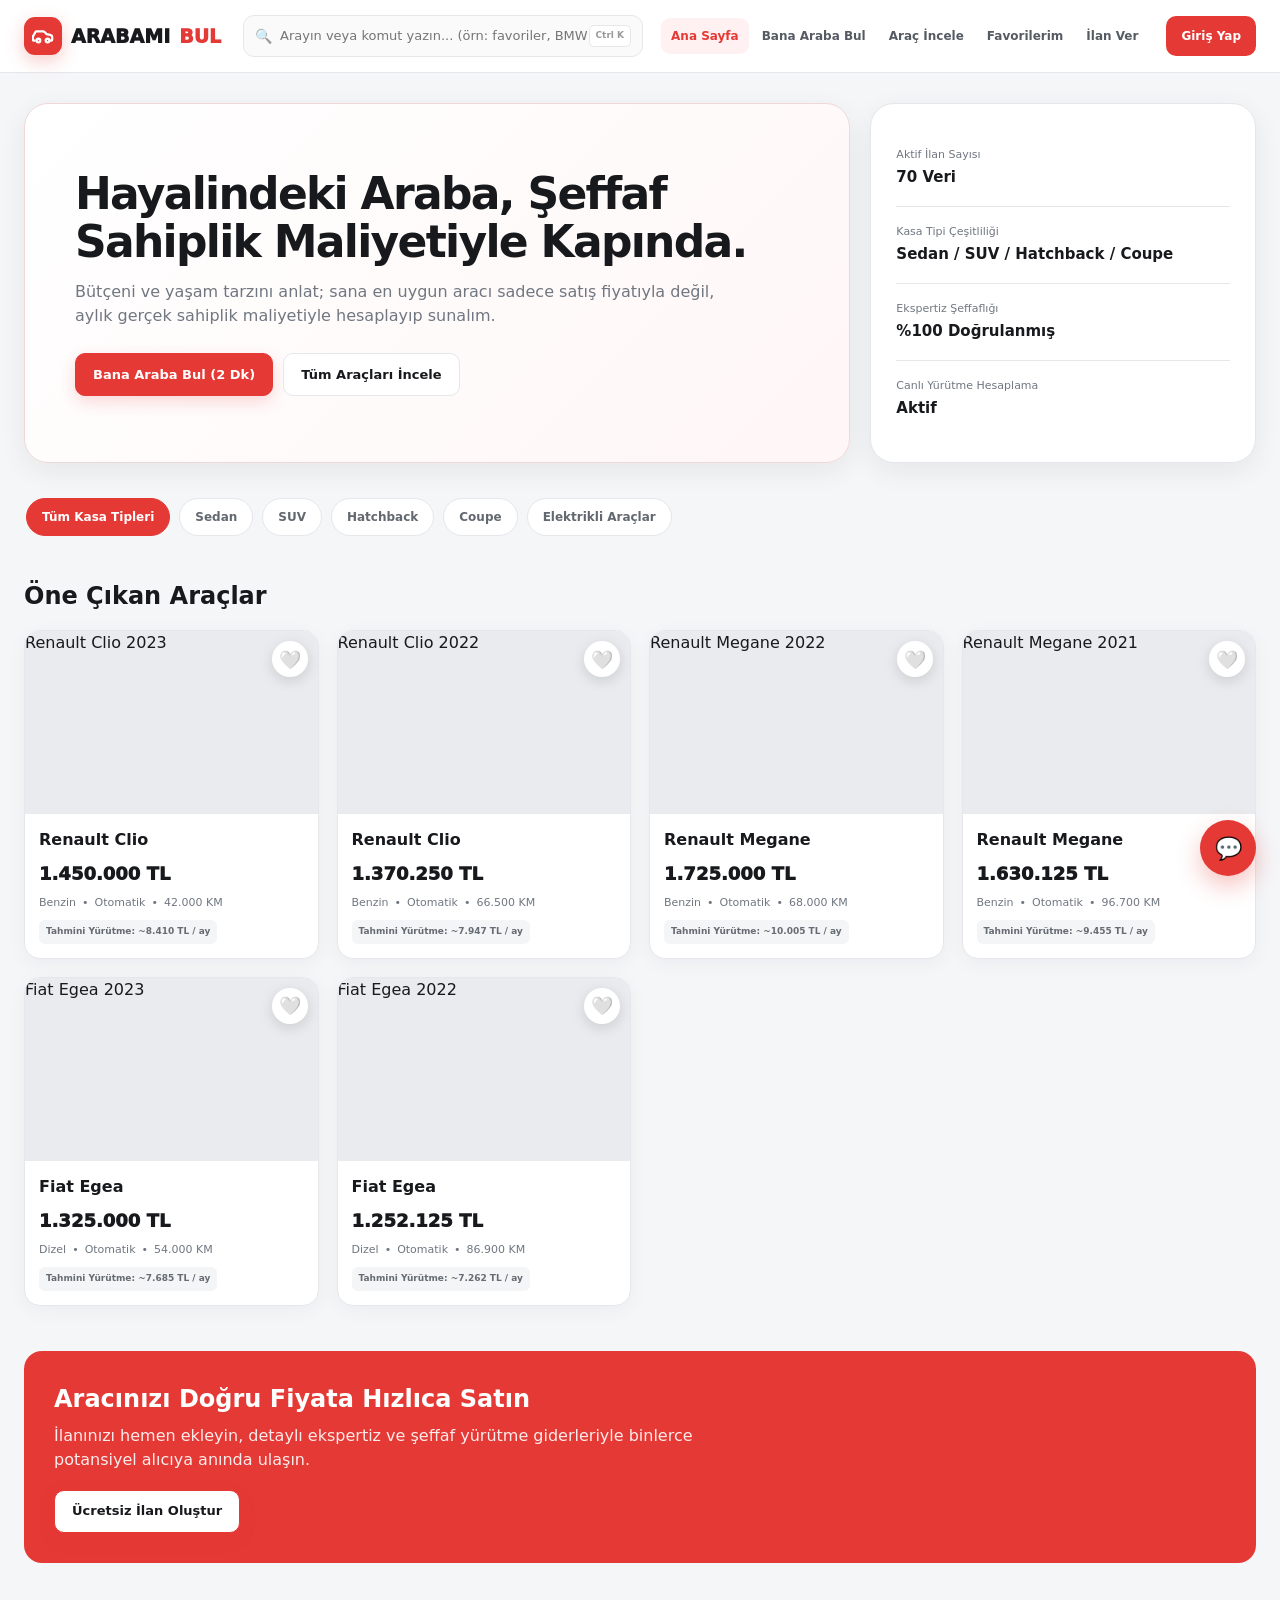
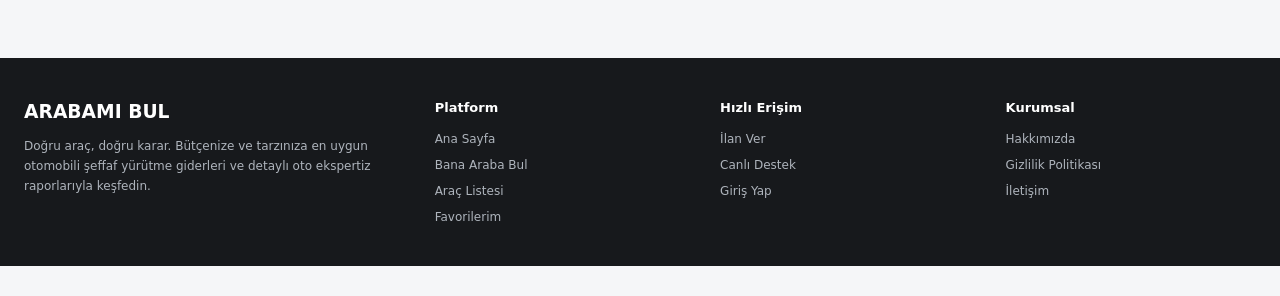
<file: index.html>
<!doctype html>
<html lang="tr">
<head>
<meta charset="utf-8">
<meta name="viewport" content="width=device-width, initial-scale=1.0, maximum-scale=1.0, user-scalable=no">

<title>ARABAMI BUL — Akıllı Otomobil Platformu</title>

<link rel="stylesheet" href="css/style.css">
<link rel="stylesheet" href="css/listing.css">
<link rel="stylesheet" href="css/account.css">

<style>

/* =========================================================
   ARABAMI BUL V2 — ARAÇ İNCELE
   ========================================================= */

.browse-v2{
  padding-top:4px;
}

.browse-hero{
  display:flex;
  justify-content:space-between;
  gap:24px;
  align-items:flex-end;
  margin-bottom:20px;
}

.browse-eyebrow{
  font-size:11px;
  font-weight:900;
  letter-spacing:.12em;
  color:var(--red);
  margin-bottom:7px;
}

.browse-hero h1{
  margin:0;
  font-size:32px;
  line-height:1.08;
  font-weight:950;
  letter-spacing:-.03em;
}

.browse-hero p{
  margin:9px 0 0;
  color:var(--muted);
  font-size:14px;
  max-width:680px;
  line-height:1.55;
}

.browse-summary{
  min-width:180px;
  padding:14px 16px;
  border:1px solid var(--line);
  border-radius:16px;
  background:var(--card);
  text-align:right;
  box-shadow:0 8px 24px rgba(20,25,30,.04);
}

.browse-summary strong{
  display:block;
  font-size:22px;
  font-weight:950;
}

.browse-summary span{
  display:block;
  color:var(--muted);
  font-size:11px;
  margin-top:2px;
}

.browse-quick{
  display:flex;
  gap:9px;
  overflow-x:auto;
  padding:3px 2px 10px;
  margin-bottom:18px;
  scrollbar-width:thin;
}

.browse-quick::-webkit-scrollbar{
  height:5px;
}

.browse-quick button{
  flex:0 0 auto;
  border:1px solid var(--line);
  background:var(--card);
  color:var(--text);
  border-radius:999px;
  padding:10px 15px;
  font-size:12.5px;
  font-weight:800;
  cursor:pointer;
  transition:.18s;
}

.browse-quick button:hover{
  border-color:var(--red);
  color:var(--red);
}

.browse-quick button.active{
  background:var(--red);
  border-color:var(--red);
  color:#fff;
}

.browse-toolbar{
  display:flex;
  align-items:center;
  justify-content:space-between;
  gap:12px;
  margin-bottom:14px;
  padding:12px 14px;
  border:1px solid var(--line);
  background:var(--card);
  border-radius:14px;
}

.browse-result-meta{
  display:flex;
  align-items:center;
  gap:9px;
  flex-wrap:wrap;
}

.browse-result-count{
  font-size:13px;
  font-weight:900;
}

.browse-active-filters{
  display:flex;
  gap:6px;
  flex-wrap:wrap;
}

.browse-filter-chip{
  display:inline-flex;
  align-items:center;
  gap:5px;
  padding:5px 9px;
  border-radius:999px;
  background:var(--red-soft);
  color:var(--red-dark);
  font-size:11px;
  font-weight:800;
}

.browse-filter-chip button{
  border:0;
  background:transparent;
  color:inherit;
  padding:0;
  cursor:pointer;
  font-weight:900;
}

.browse-toolbar-actions{
  display:flex;
  align-items:center;
  gap:8px;
}

.browse-sort{
  padding:9px 12px;
  border:1px solid var(--line);
  border-radius:10px;
  background:#fff;
  color:var(--text);
  font-size:12.5px;
  font-weight:700;
}

.browse-filter-toggle{
  display:none!important;
  width:100%;
  justify-content:space-between;
  margin-bottom:12px;
}

.browse-layout{
  display:grid;
  grid-template-columns:255px minmax(0,1fr);
  gap:18px;
  align-items:start;
}

.browse-filter-panel{
  position:sticky;
  top:84px;
  background:var(--card);
  border:1px solid var(--line);
  border-radius:16px;
  padding:15px;
  box-shadow:0 8px 28px rgba(20,25,30,.04);
}

.browse-filter-head{
  display:flex;
  align-items:center;
  justify-content:space-between;
  margin-bottom:13px;
}

.browse-filter-head strong{
  font-size:14px;
  font-weight:950;
}

.browse-clear{
  border:0;
  background:transparent;
  color:var(--red);
  font-size:11px;
  font-weight:900;
  cursor:pointer;
  padding:5px;
}

.browse-filter-section{
  padding:13px 0;
  border-top:1px solid var(--line);
}

.browse-filter-section:first-of-type{
  border-top:0;
  padding-top:0;
}

.browse-filter-section-title{
  font-size:11px;
  font-weight:900;
  text-transform:uppercase;
  letter-spacing:.07em;
  color:var(--muted);
  margin-bottom:9px;
}

.browse-filter-panel input,
.browse-filter-panel select{
  width:100%;
  box-sizing:border-box;
}

.browse-filter-panel .filter-row{
  display:grid;
  grid-template-columns:1fr 1fr;
  gap:7px;
}

.browse-grid-wrap{
  min-width:0;
}

.browse-empty{
  padding:46px 20px;
  border:1px dashed var(--line);
  border-radius:16px;
  background:var(--card);
  text-align:center;
}

.browse-empty-icon{
  font-size:34px;
  margin-bottom:8px;
}

.browse-empty h3{
  margin:0 0 6px;
  font-size:17px;
}

.browse-empty p{
  margin:0 0 15px;
  color:var(--muted);
  font-size:13px;
}


/* =========================================================
   ÇOKLU FİLTRELER
   ========================================================= */

.browse-filter-panel select[multiple]{
  min-height:44px;
  max-height:130px;
  overflow-y:auto;
  padding:6px;
  background:#fff;
}

.browse-filter-panel select[multiple] option{
  padding:8px 7px;
  border-radius:6px;
}

.browse-filter-panel select[multiple] option:checked{
  background:var(--red);
  color:#fff;
}


/* =========================================================
   İLAN VER — SEÇİMLİ ALANLAR
   ========================================================= */

#sell .listing-field select{
  cursor:pointer;
}

#sell .listing-field select:focus,
#sell .listing-field input:focus,
#sell .listing-field textarea:focus{
  border-color:var(--red);
  outline:none;
  box-shadow:0 0 0 3px rgba(227,6,19,.08);
}

#sell .listing-field select{
  appearance:auto;
}

#sell .listing-select-note{
  display:block;
  margin-top:5px;
  color:var(--muted);
  font-size:10px;
}


/* =========================================================
   RESPONSIVE
   ========================================================= */

@media(max-width:900px){

  .browse-hero{
    align-items:stretch;
    flex-direction:column;
    gap:14px;
  }

  .browse-summary{
    text-align:left;
    min-width:0;
  }

  .browse-layout{
    grid-template-columns:1fr;
  }

  .browse-filter-toggle{
    display:flex!important;
  }

  .browse-filter-panel{
    display:none;
    position:static;
  }

  .browse-filter-panel.open{
    display:block;
  }

}

@media(max-width:650px){

  .browse-hero h1{
    font-size:27px;
  }

  .browse-toolbar{
    align-items:stretch;
    flex-direction:column;
  }

  .browse-toolbar-actions{
    justify-content:space-between;
  }

  .browse-sort{
    width:100%;
  }

}

</style>

</head>

<body>


<!-- =====================================================
     HEADER
     ===================================================== -->

<header>

  <div class="nav">

    <div class="logo" onclick="go('home')">

      <div class="logo-icon">

        <svg
          width="22"
          height="22"
          viewBox="0 0 24 24"
          fill="none"
          stroke="currentColor"
          stroke-width="2.5"
        >

          <path d="M19 17h2c.6 0 1-.4 1-1v-3c0-.9-.7-1.7-1.5-1.9C18.7 10.6 16 10 16 10s-1.3-1.4-2.2-2.3c-.5-.4-1.1-.7-1.8-.7H5c-.6 0-1.1.4-1.4.9l-1.5 2.8C1.4 11.2 1 12 1 13v3c0 .6.4 1 1 1h2"/>

          <circle cx="7" cy="17" r="2"/>

          <circle cx="17" cy="17" r="2"/>

        </svg>

      </div>

      ARABAMI <span>BUL</span>

    </div>


    <div class="search-container">

      <div class="search-bar">

        <span style="margin-right:6px;font-size:14px;opacity:.6;">
          🔍
        </span>

        <input
          type="text"
          id="globalSearchInput"
          placeholder="Arayın veya komut yazın... (örn: favoriler, BMW, ilan ver)"
          oninput="handleSearchInput(this.value)"
          onkeydown="handleSearchKeyDown(event)"
        >

        <span class="kbd">
          Ctrl K
        </span>

      </div>

      <div
        class="search-dropdown"
        id="searchDropdown"
      ></div>

    </div>


    <div class="navlinks">

      <button
        data-page="home"
        class="active"
        onclick="go('home')"
      >
        Ana Sayfa
      </button>

      <button
        data-page="find"
        onclick="go('find')"
      >
        Bana Araba Bul
      </button>

      <button
        data-page="browse"
        onclick="go('browse')"
      >
        Araç İncele
      </button>

      <button
        data-page="favorites"
        onclick="go('favorites')"
      >
        Favorilerim
      </button>

      <button
        data-page="sell"
        onclick="go('sell')"
      >
        İlan Ver
      </button>

    </div>


    <button
      class="account-btn"
      onclick="go('account')"
    >
      Giriş Yap
    </button>

  </div>

</header>


<!-- =====================================================
     MOBİL BOTTOM NAV
     ===================================================== -->

<nav class="mobile-bottom-nav">

  <button
    data-page="home"
    class="active"
    onclick="go('home')"
  >
    <svg viewBox="0 0 24 24">
      <path d="M10 20v-6h4v6h5v-8h3L12 3 2 12h3v8z"/>
    </svg>
    Ana Sayfa
  </button>


  <button
    data-page="find"
    onclick="go('find')"
  >
    <svg viewBox="0 0 24 24">
      <path d="M15.5 14h-.79l-.28-.27C15.41 12.59 16 11.11 16 9.5 16 5.91 13.09 3 9.5 3S3 5.91 3 9.5 5.91 16 9.5 16c1.61 0 3.09-.59 4.23-1.57l.27.28v.79l5 4.99L20.49 19l-4.99-5zM9.5 14C7.01 14 5 11.99 5 9.5S7.01 5 9.5 5 14 7.01 14 9.5 11.99 14 9.5 14z"/>
    </svg>
    Sihirbaz
  </button>


  <button
    data-page="browse"
    onclick="go('browse')"
  >
    <svg viewBox="0 0 24 24">
      <path d="M18.92 6.01C18.72 5.42 18.16 5 17.5 5h-11c-.66 0-1.21.42-1.42 1.01L3 12v8c0 .55.45 1 1 1h1c.55 0 1-.45 1-1v-1h12v1c0 .55.45 1 1 1h1c.55 0 1-.45 1-1v-8l-2.08-5.99zM6.5 16c-.83 0-1.5-.67-1.5-1.5S5.67 13 6.5 13s1.5.67 1.5 1.5S7.33 16 6.5 16zm11 0c-.83 0-1.5-.67-1.5-1.5S16.67 13 17.5 13s1.5.67 1.5 1.5S18.33 16 18.33 16zM5 11l1.5-4.5h11L19 11H5z"/>
    </svg>
    Araçlar
  </button>


  <button
    data-page="favorites"
    onclick="go('favorites')"
  >
    <svg viewBox="0 0 24 24">
      <path d="M12 21.35l-1.45-1.32C5.4 15.36 2 12.28 2 8.5 2 5.42 4.42 3 7.5 3c1.74 0 3.41.81 4.5 2.09C13.09 3.81 14.76 3 16.5 3 19.58 3 22 5.42 22 8.5c0 3.78-3.4 6.86-8.55 11.54L12 21.35z"/>
    </svg>
    Favoriler
  </button>


  <button onclick="toggleChat()">

    <svg viewBox="0 0 24 24">
      <path d="M20 2H4c-1.1 0-1.99.9-1.99 2L2 22l4-4h14c1.1 0 2-.9 2-2V4c0-1.1-.9-2-2-2zM6 9h12v2H6V9zm8 5H6v-2h8v2zm4-6H6V6h12v2z"/>
    </svg>

    AI Destek

  </button>

</nav>


<main>


<!-- =====================================================
     ANA SAYFA
     ===================================================== -->

<section id="home" class="page active">

  <div class="hero">

    <div>

      <h1>
        Hayalindeki Araba, Şeffaf Sahiplik Maliyetiyle Kapında.
      </h1>

      <p>
        Bütçeni ve yaşam tarzını anlat; sana en uygun aracı sadece satış
        fiyatıyla değil, aylık gerçek sahiplik maliyetiyle hesaplayıp sunalım.
      </p>

      <div class="hero-actions">

        <button
          class="btn-primary"
          onclick="go('find')"
        >
          Bana Araba Bul (2 Dk)
        </button>

        <button
          class="btn-secondary"
          onclick="go('browse')"
        >
          Tüm Araçları İncele
        </button>

      </div>

    </div>


    <div class="hero-box">

      <div class="stat">
        <span>Aktif İlan Sayısı</span>
        <b>70 Veri</b>
      </div>

      <div class="stat">
        <span>Kasa Tipi Çeşitliliği</span>
        <b>Sedan / SUV / Hatchback / Coupe</b>
      </div>

      <div class="stat">
        <span>Ekspertiz Şeffaflığı</span>
        <b>%100 Doğrulanmış</b>
      </div>

      <div class="stat">
        <span>Canlı Yürütme Hesaplama</span>
        <b>Aktif</b>
      </div>

    </div>

  </div>


  <div class="category-pills">

    <div
      class="pill active"
      onclick="filterByCategory('')"
    >
      Tüm Kasa Tipleri
    </div>

    <div
      class="pill"
      onclick="filterByCategory('Sedan')"
    >
      Sedan
    </div>

    <div
      class="pill"
      onclick="filterByCategory('SUV')"
    >
      SUV
    </div>

    <div
      class="pill"
      onclick="filterByCategory('Hatchback')"
    >
      Hatchback
    </div>

    <div
      class="pill"
      onclick="filterByCategory('Coupe')"
    >
      Coupe
    </div>

    <div
      class="pill"
      onclick="filterByCategory('Elektrik')"
    >
      Elektrikli Araçlar
    </div>

  </div>


  <h2 style="font-weight:900;margin-bottom:16px;">
    Öne Çıkan Araçlar
  </h2>


  <div
    class="vehicle-grid"
    id="homeGrid"
  ></div>


  <div class="cta-banner">

    <h2>
      Aracınızı Doğru Fiyata Hızlıca Satın
    </h2>

    <p>
      İlanınızı hemen ekleyin, detaylı ekspertiz ve şeffaf yürütme
      giderleriyle binlerce potansiyel alıcıya anında ulaşın.
    </p>

    <button
      class="btn-primary"
      onclick="go('sell')"
      style="background:#fff;color:var(--text);"
    >
      Ücretsiz İlan Oluştur
    </button>

  </div>

</section>


<!-- =====================================================
     BANA ARABA BUL
     ===================================================== -->

<section id="find" class="page">

  <div class="wizard-card" id="wizardCard">

    <div class="q-badge" id="qBadge">
      Soru 1 / 6
    </div>

    <h2 id="qTitle">
      Bütçeniz nedir?
    </h2>

    <p id="qSub">
      Satın almayı düşündüğünüz maksimum araç fiyatı.
    </p>

    <div class="progress-bar">

      <div
        class="progress-fill"
        id="pFill"
        style="width:16.6%;"
      ></div>

    </div>

    <div
      class="options-grid"
      id="qOptions"
    ></div>

    <div
      style="
        display:flex;
        justify-content:space-between;
        margin-top:16px;
      "
    >

      <button
        class="btn-secondary"
        id="prevBtn"
        onclick="prevQ()"
      >
        Geri
      </button>

      <button
        class="btn-primary"
        onclick="nextQ()"
      >
        İlerle
      </button>

    </div>

  </div>


  <div
    id="wizardResult"
    style="display:none;"
  >

    <div
      style="
        display:flex;
        justify-content:space-between;
        align-items:center;
        margin-bottom:20px;
      "
    >

      <div>

        <h2 style="font-weight:900;margin:0;">
          🎯 Size Özel Eşleşen Araçlar
        </h2>

        <p
          style="
            color:var(--muted);
            font-size:14px;
            margin:4px 0 0;
          "
        >
          Seçtiğiniz kriterler analiz edildi ve en yüksek uyum
          sağlayan araçlar sıralandı.
        </p>

      </div>

      <button
        class="btn-secondary"
        onclick="resetWizard()"
      >
        Sihirbazı Yeniden Başlat
      </button>

    </div>

    <div
      class="vehicle-grid"
      id="wizardResultGrid"
    ></div>

  </div>

</section>


<!-- =====================================================
     ARAÇ İNCELE
     ===================================================== -->

<section id="browse" class="page">

  <div class="browse-v2">

    <div class="browse-hero">

      <div>

        <div class="browse-eyebrow">
          ARAÇ İNCELE
        </div>

        <h1>
          Aradığın Aracı Kolayca Bul
        </h1>

        <p>
          Marka, model, kasa tipi, bütçe, kilometre, yakıt ve vites
          gibi kriterlerle araçları filtrele.
        </p>

      </div>


      <div class="browse-summary">

        <strong id="browseTotalCount">
          70
        </strong>

        <span>
          araç listeleniyor
        </span>

      </div>

    </div>


    <!-- HIZLI FİLTRELER -->

    <div class="browse-quick">

      <button
        type="button"
        class="active"
        onclick="
          filterByCategory('');
          document.querySelectorAll('.browse-quick button').forEach(b=>b.classList.remove('active'));
          this.classList.add('active');
        "
      >
        Tüm Araçlar
      </button>


      <button
        type="button"
        onclick="
          filterByCategory('Sedan');
          document.querySelectorAll('.browse-quick button').forEach(b=>b.classList.remove('active'));
          this.classList.add('active');
        "
      >
        Sedan
      </button>


      <button
        type="button"
        onclick="
          filterByCategory('SUV');
          document.querySelectorAll('.browse-quick button').forEach(b=>b.classList.remove('active'));
          this.classList.add('active');
        "
      >
        SUV
      </button>


      <button
        type="button"
        onclick="
          filterByCategory('Hatchback');
          document.querySelectorAll('.browse-quick button').forEach(b=>b.classList.remove('active'));
          this.classList.add('active');
        "
      >
        Hatchback
      </button>


      <button
        type="button"
        onclick="
          filterByCategory('Coupe');
          document.querySelectorAll('.browse-quick button').forEach(b=>b.classList.remove('active'));
          this.classList.add('active');
        "
      >
        Coupe
      </button>


      <button
        type="button"
        onclick="
          filterByCategory('Elektrik');
          document.querySelectorAll('.browse-quick button').forEach(b=>b.classList.remove('active'));
          this.classList.add('active');
        "
      >
        Elektrikli
      </button>


      <button
        type="button"
        onclick="
          filterByCategory('Hibrit');
          document.querySelectorAll('.browse-quick button').forEach(b=>b.classList.remove('active'));
          this.classList.add('active');
        "
      >
        Hibrit
      </button>

    </div>


    <!-- MOBİL FİLTRE BUTONU -->

    <button
      type="button"
      class="btn-secondary browse-filter-toggle"
      onclick="toggleFilters()"
    >

      <span>
        🎛️ Filtreleri Göster / Gizle
      </span>

      <b id="filterState">
        +
      </b>

    </button>


    <div class="browse-layout">


      <!-- =================================================
           FİLTRE PANELİ
           ================================================= -->

      <aside
        class="browse-filter-panel"
        id="filterPanel"
      >

        <div class="browse-filter-head">

          <strong>
            Filtreler
          </strong>

          <button
            type="button"
            class="browse-clear"
            onclick="resetFilters()"
          >
            Temizle
          </button>

        </div>


        <!-- ARAMA -->

        <div class="browse-filter-section">

          <div class="browse-filter-section-title">
            Arama
          </div>

          <input
            type="text"
            id="fQuery"
            placeholder="Marka veya model..."
            oninput="renderBrowse()"
          >

        </div>


        <!-- MARKA -->

        <div class="browse-filter-section">

          <div class="browse-filter-section-title">
            Marka
          </div>

          <select
            id="fBrand"
            multiple
            size="4"
            onchange="renderBrowse()"
          >

            <option value="BMW">BMW</option>
            <option value="Mercedes-Benz">Mercedes-Benz</option>
            <option value="Audi">Audi</option>
            <option value="Tesla">Tesla</option>
            <option value="Volkswagen">Volkswagen</option>
            <option value="Volvo">Volvo</option>
            <option value="Porsche">Porsche</option>
            <option value="Toyota">Toyota</option>
            <option value="Honda">Honda</option>
            <option value="Ford">Ford</option>
            <option value="Renault">Renault</option>
            <option value="Fiat">Fiat</option>
            <option value="Opel">Opel</option>
            <option value="Peugeot">Peugeot</option>
            <option value="Hyundai">Hyundai</option>
            <option value="Skoda">Skoda</option>
            <option value="SEAT">SEAT</option>
            <option value="Dacia">Dacia</option>
            <option value="Nissan">Nissan</option>
            <option value="Kia">Kia</option>
            <option value="Cupra">Cupra</option>

          </select>

        </div>


        <!-- MODEL -->

        <div class="browse-filter-section">

          <div class="browse-filter-section-title">
            Model
          </div>

          <select
            id="fModel"
            multiple
            size="4"
            onchange="renderBrowse()"
          >

            <option value="">
              Önce marka seçiniz
            </option>

          </select>

        </div>


        <!-- KASA -->

        <div class="browse-filter-section">

          <div class="browse-filter-section-title">
            Kasa Tipi
          </div>

          <select
            id="fBody"
            multiple
            size="4"
            onchange="renderBrowse()"
          >

            <option value="Sedan">
              Sedan
            </option>

            <option value="SUV">
              SUV
            </option>

            <option value="Hatchback">
              Hatchback
            </option>

            <option value="Coupe">
              Coupe
            </option>

          </select>

        </div>


        <!-- FİYAT -->

        <div class="browse-filter-section">

          <div class="browse-filter-section-title">
            Fiyat
          </div>

          <div class="filter-row">

            <input
              type="number"
              id="fPriceMin"
              placeholder="Min TL"
              oninput="renderBrowse()"
            >

            <input
              type="number"
              id="fPriceMax"
              placeholder="Maks TL"
              oninput="renderBrowse()"
            >

          </div>

        </div>


        <!-- MODEL YILI -->

        <div class="browse-filter-section">

          <div class="browse-filter-section-title">
            Model Yılı
          </div>

          <div class="filter-row">

            <input
              type="number"
              id="fYearMin"
              placeholder="Min"
              oninput="renderBrowse()"
            >

            <input
              type="number"
              id="fYearMax"
              placeholder="Maks"
              oninput="renderBrowse()"
            >

          </div>

        </div>


        <!-- KM -->

        <div class="browse-filter-section">

          <div class="browse-filter-section-title">
            Kilometre
          </div>

          <input
            type="number"
            id="fKmMax"
            placeholder="Maksimum KM"
            oninput="renderBrowse()"
          >

        </div>


        <!-- YAKIT -->

        <div class="browse-filter-section">

          <div class="browse-filter-section-title">
            Yakıt
          </div>

          <select
            id="fFuel"
            multiple
            size="4"
            onchange="renderBrowse()"
          >

            <option value="Benzin">
              Benzin
            </option>

            <option value="Dizel">
              Dizel
            </option>

            <option value="Elektrik">
              Elektrik
            </option>

            <option value="Hibrit">
              Hibrit
            </option>

          </select>

        </div>


        <!-- VİTES -->

        <div class="browse-filter-section">

          <div class="browse-filter-section-title">
            Vites
          </div>

          <select
            id="fTrans"
            multiple
            size="2"
            onchange="renderBrowse()"
          >

            <option value="Otomatik">
              Otomatik
            </option>

            <option value="Manuel">
              Manuel
            </option>

          </select>

        </div>

      </aside>


      <!-- =================================================
           ARAÇLAR
           ================================================= -->

      <div class="browse-grid-wrap">

        <div class="browse-toolbar">

          <div class="browse-result-meta">

            <span
              class="browse-result-count"
              id="resultCount"
            >
              0 araç bulundu
            </span>

            <div
              class="browse-active-filters"
              id="browseActiveFilters"
            ></div>

          </div>


          <div class="browse-toolbar-actions">

            <select
              id="fSort"
              class="browse-sort"
              onchange="renderBrowse()"
            >

              <option value="default">
                Varsayılan Sıralama
              </option>

              <option value="priceAsc">
                Fiyat: Düşükten Yükseğe
              </option>

              <option value="priceDesc">
                Fiyat: Yüksekten Düşüğe
              </option>

              <option value="yearDesc">
                Model Yılı: En Yeni
              </option>

              <option value="kmAsc">
                Kilometre: Düşükten Yükseğe
              </option>

            </select>

          </div>

        </div>


        <div
          class="vehicle-grid"
          id="browseGrid"
        ></div>

      </div>

    </div>

  </div>

</section>


<!-- =====================================================
     FAVORİLER
     ===================================================== -->

<section
  id="favorites"
  class="page"
>

  <h2 style="font-weight:900;margin-bottom:16px;">
    Favori Araçlarınız
  </h2>

  <div
    class="vehicle-grid"
    id="favGrid"
  ></div>

</section>


<!-- =====================================================
     İLAN VER
     ===================================================== -->

<section
  id="sell"
  class="page"
>

  <div class="listing-page">

    <div class="listing-head">

      <div>

        <div class="listing-eyebrow">
          ARABAMI BUL
        </div>

        <h2>
          İlanını Oluştur
        </h2>

        <p>
          Aracının bilgilerini adım adım gir,
          ilanını hızlıca yayına hazırla.
        </p>

      </div>

      <div class="listing-save-note">
        💾 Bilgilerin otomatik korunur
      </div>

    </div>


    <div
      class="listing-steps"
      id="listingSteps"
    >

      <div
        class="listing-step active"
        data-step="1"
      >
        <span>1</span>
        <b>Araç</b>
      </div>

      <div
        class="listing-step"
        data-step="2"
      >
        <span>2</span>
        <b>Fotoğraflar</b>
      </div>

      <div
        class="listing-step"
        data-step="3"
      >
        <span>3</span>
        <b>İlan Detayları</b>
      </div>

      <div
        class="listing-step"
        data-step="4"
      >
        <span>4</span>
        <b>Önizleme</b>
      </div>

    </div>


    <form
      id="listingForm"
      onsubmit="submitNewCar(event)"
    >


      <!-- ADIM 1 -->

      <div
        class="listing-panel listing-panel-active"
        data-listing-step="1"
      >

        <div class="listing-panel-title">

          <div class="listing-panel-icon">
            🚗
          </div>

          <div>

            <h3>
              Araç Bilgileri
            </h3>

            <p>
              Satışa çıkardığın aracın temel bilgilerini seç.
            </p>

          </div>

        </div>


        <div class="listing-grid">


          <div class="listing-field">

            <label for="addBrand">
              Marka <em>*</em>
            </label>

            <select
              id="addBrand"
              required
            >

              <option value="">
                Marka Seçiniz
              </option>

              <option value="BMW">BMW</option>
              <option value="Mercedes-Benz">Mercedes-Benz</option>
              <option value="Audi">Audi</option>
              <option value="Volkswagen">Volkswagen</option>
              <option value="Volvo">Volvo</option>
              <option value="Porsche">Porsche</option>
              <option value="Toyota">Toyota</option>
              <option value="Honda">Honda</option>
              <option value="Ford">Ford</option>
              <option value="Renault">Renault</option>
              <option value="Fiat">Fiat</option>
              <option value="Opel">Opel</option>
              <option value="Peugeot">Peugeot</option>
              <option value="Hyundai">Hyundai</option>
              <option value="Skoda">Skoda</option>
              <option value="SEAT">SEAT</option>
              <option value="Dacia">Dacia</option>
              <option value="Nissan">Nissan</option>
              <option value="Kia">Kia</option>
              <option value="Cupra">Cupra</option>
              <option value="Tesla">Tesla</option>

            </select>

            <span class="listing-select-note">
              Listeden aracının markasını seç.
            </span>

          </div>


          <div class="listing-field">

            <label for="addModel">
              Model <em>*</em>
            </label>

            <select
              id="addModel"
              required
            >

              <option value="">
                Model Seçiniz
              </option>

              <optgroup label="BMW">
                <option value="1 Serisi">1 Serisi</option>
                <option value="2 Serisi">2 Serisi</option>
                <option value="3 Serisi">3 Serisi</option>
                <option value="5 Serisi">5 Serisi</option>
                <option value="7 Serisi">7 Serisi</option>
                <option value="X1">X1</option>
                <option value="X3">X3</option>
                <option value="X5">X5</option>
              </optgroup>

              <optgroup label="Mercedes-Benz">
                <option value="A Serisi">A Serisi</option>
                <option value="C Serisi">C Serisi</option>
                <option value="E Serisi">E Serisi</option>
                <option value="S Serisi">S Serisi</option>
                <option value="GLA">GLA</option>
                <option value="GLC">GLC</option>
              </optgroup>

              <optgroup label="Audi">
                <option value="A1">A1</option>
                <option value="A3">A3</option>
                <option value="A4">A4</option>
                <option value="A5">A5</option>
                <option value="A6">A6</option>
                <option value="Q3">Q3</option>
                <option value="Q5">Q5</option>
                <option value="Q7">Q7</option>
              </optgroup>

              <optgroup label="Volkswagen">
                <option value="Golf">Golf</option>
                <option value="Passat">Passat</option>
                <option value="Polo">Polo</option>
                <option value="T-Roc">T-Roc</option>
                <option value="Tiguan">Tiguan</option>
              </optgroup>

              <optgroup label="Renault">
                <option value="Clio">Clio</option>
                <option value="Megane">Megane</option>
                <option value="Captur">Captur</option>
                <option value="Austral">Austral</option>
              </optgroup>

              <optgroup label="Opel">
                <option value="Corsa">Corsa</option>
                <option value="Astra">Astra</option>
                <option value="Mokka">Mokka</option>
                <option value="Grandland">Grandland</option>
              </optgroup>

              <optgroup label="Toyota">
                <option value="Corolla">Corolla</option>
                <option value="Yaris">Yaris</option>
                <option value="C-HR">C-HR</option>
                <option value="RAV4">RAV4</option>
              </optgroup>

              <optgroup label="Honda">
                <option value="Civic">Civic</option>
                <option value="Jazz">Jazz</option>
                <option value="HR-V">HR-V</option>
                <option value="CR-V">CR-V</option>
              </optgroup>

              <optgroup label="Ford">
                <option value="Focus">Focus</option>
                <option value="Fiesta">Fiesta</option>
                <option value="Puma">Puma</option>
                <option value="Kuga">Kuga</option>
              </optgroup>

              <optgroup label="Peugeot">
                <option value="208">208</option>
                <option value="308">308</option>
                <option value="408">408</option>
                <option value="2008">2008</option>
                <option value="3008">3008</option>
              </optgroup>

              <optgroup label="Hyundai">
                <option value="i10">i10</option>
                <option value="i20">i20</option>
                <option value="Elantra">Elantra</option>
                <option value="Bayon">Bayon</option>
                <option value="Tucson">Tucson</option>
              </optgroup>

              <optgroup label="Fiat">
                <option value="Egea">Egea</option>
                <option value="500">500</option>
                <option value="Panda">Panda</option>
              </optgroup>

              <optgroup label="Tesla">
                <option value="Model 3">Model 3</option>
                <option value="Model Y">Model Y</option>
                <option value="Model S">Model S</option>
                <option value="Model X">Model X</option>
              </optgroup>

              <optgroup label="Volvo">
                <option value="S60">S60</option>
                <option value="S90">S90</option>
                <option value="XC40">XC40</option>
                <option value="XC60">XC60</option>
                <option value="XC90">XC90</option>
              </optgroup>

              <optgroup label="Porsche">
                <option value="911">911</option>
                <option value="Cayenne">Cayenne</option>
                <option value="Macan">Macan</option>
                <option value="Panamera">Panamera</option>
              </optgroup>

            </select>

            <span class="listing-select-note">
              Listeden aracının modelini seç.
            </span>

          </div>


          <div class="listing-field">

            <label for="addVersion">
              Versiyon
            </label>

            <input
              type="text"
              id="addVersion"
              placeholder="Örn. M Sport"
            >

          </div>


          <div class="listing-field">

            <label for="addYear">
              Model Yılı <em>*</em>
            </label>

            <select
              id="addYear"
              required
            >

              <option value="">
                Model Yılı Seçiniz
              </option>

              <option value="2026">2026</option>
              <option value="2025">2025</option>
              <option value="2024">2024</option>
              <option value="2023">2023</option>
              <option value="2022">2022</option>
              <option value="2021">2021</option>
              <option value="2020">2020</option>
              <option value="2019">2019</option>
              <option value="2018">2018</option>
              <option value="2017">2017</option>
              <option value="2016">2016</option>
              <option value="2015">2015</option>
              <option value="2014">2014</option>
              <option value="2013">2013</option>
              <option value="2012">2012</option>
              <option value="2011">2011</option>
              <option value="2010">2010</option>
              <option value="2009">2009</option>
              <option value="2008">2008</option>
              <option value="2007">2007</option>
              <option value="2006">2006</option>
              <option value="2005">2005</option>
              <option value="2004">2004</option>
              <option value="2003">2003</option>
              <option value="2002">2002</option>
              <option value="2001">2001</option>
              <option value="2000">2000</option>

            </select>

            <span class="listing-select-note">
              Aracın model yılını seç.
            </span>

          </div>


          <div class="listing-field">

            <label for="addBody">
              Kasa Tipi <em>*</em>
            </label>

            <select id="addBody" required>

              <option value="">
                Seçiniz
              </option>

              <option value="Sedan">Sedan</option>
              <option value="SUV">SUV</option>
              <option value="Hatchback">Hatchback</option>
              <option value="Coupe">Coupe</option>
              <option value="Cabrio">Cabrio</option>
              <option value="Station Wagon">Station Wagon</option>

            </select>

          </div>


          <div class="listing-field">

            <label for="addFuel">
              Yakıt Tipi <em>*</em>
            </label>

            <select id="addFuel" required>

              <option value="">
                Seçiniz
              </option>

              <option value="Benzin">Benzin</option>
              <option value="Dizel">Dizel</option>
              <option value="Hibrit">Hibrit</option>
              <option value="Elektrik">Elektrik</option>
              <option value="LPG">LPG</option>

            </select>

          </div>


          <div class="listing-field">

            <label for="addTrans">
              Vites Tipi <em>*</em>
            </label>

            <select id="addTrans" required>

              <option value="">
                Seçiniz
              </option>

              <option value="Otomatik">Otomatik</option>
              <option value="Manuel">Manuel</option>

            </select>

          </div>


          <div class="listing-field">

            <label for="addColor">
              Renk <em>*</em>
            </label>

            <select id="addColor" required>

              <option value="">
                Renk Seçiniz
              </option>

              <option value="Beyaz">Beyaz</option>
              <option value="Siyah">Siyah</option>
              <option value="Gri">Gri</option>
              <option value="Gümüş">Gümüş</option>
              <option value="Kırmızı">Kırmızı</option>
              <option value="Mavi">Mavi</option>
              <option value="Lacivert">Lacivert</option>
              <option value="Yeşil">Yeşil</option>
              <option value="Kahverengi">Kahverengi</option>
              <option value="Bej">Bej</option>
              <option value="Turuncu">Turuncu</option>
              <option value="Sarı">Sarı</option>
              <option value="Mor">Mor</option>
              <option value="Diğer">Diğer</option>

            </select>

          </div>


          <div class="listing-field">

            <label for="addKm">
              Kilometre <em>*</em>
            </label>

            <input
              type="number"
              id="addKm"
              min="0"
              placeholder="Örn. 45000"
              required
            >

          </div>


          <div class="listing-field listing-field-full">

            <label for="addPrice">
              Satış Fiyatı (TL) <em>*</em>
            </label>

            <div class="price-input-wrap">

              <input
                type="number"
                id="addPrice"
                min="0"
                placeholder="Örn. 1450000"
                required
              >

              <span>
                TL
              </span>

            </div>

          </div>

        </div>


        <div class="listing-tip">

          <span>💡</span>

          <div>

            <strong>İpucu:</strong>

            Doğru araç bilgileri, ilanının daha doğru alıcılara
            ulaşmasını sağlar.

          </div>

        </div>

      </div>


      <!-- =================================================
           ADIM 2 — FOTOĞRAFLAR
           ================================================= -->

      <div
        class="listing-panel"
        data-listing-step="2"
      >

        <div class="listing-panel-title">

          <div class="listing-panel-icon">
            📸
          </div>

          <div>

            <h3>
              Araç Fotoğrafları
            </h3>

            <p>
              Aracını en iyi gösteren fotoğrafları ekle.
            </p>

          </div>

        </div>


        <div
          class="listing-upload"
          id="listingUploadBox"
          onclick="document.getElementById('carImgInput').click()"
        >

          <div class="listing-upload-icon">
            ＋
          </div>

          <h4>
            Fotoğraf Ekle
          </h4>

          <p>
            Fotoğrafları buraya sürükleyebilir
            veya cihazından seçebilirsin.
          </p>

          <span>
            JPG, PNG veya WEBP · En fazla 20 fotoğraf
          </span>

        </div>


        <input
          type="file"
          id="carImgInput"
          multiple
          accept="image/jpeg,image/png,image/webp,image/*"
          style="display:none;"
          onchange="handleImageUpload(event)"
        >


        <div class="listing-photo-toolbar">

          <strong id="listingPhotoCount">
            0/20 fotoğraf
          </strong>

          <span>
            İlk fotoğraf kapak fotoğrafı olarak kullanılır.
          </span>

        </div>


        <div
          class="preview-grid listing-preview-grid"
          id="imgPreviewGrid"
        ></div>


        <div
          class="listing-photo-empty"
          id="listingPhotoEmpty"
        >
          Henüz fotoğraf eklenmedi.
        </div>

      </div>


      <!-- =================================================
           ADIM 3 — İLAN DETAYLARI
           ================================================= -->

      <div
        class="listing-panel"
        data-listing-step="3"
      >

        <div class="listing-panel-title">

          <div class="listing-panel-icon">
            📝
          </div>

          <div>

            <h3>
              İlan Detayları
            </h3>

            <p>
              Alıcının bilmesi gereken bilgileri ekle.
            </p>

          </div>

        </div>


        <div class="listing-grid">


          <div class="listing-field listing-field-full">

            <label for="addTitle">
              İlan Başlığı <em>*</em>
            </label>

            <input
              type="text"
              id="addTitle"
              maxlength="90"
              placeholder="Örn. 2023 BMW 320i M Sport - Düşük KM"
            >

          </div>


          <div class="listing-field">

            <label for="addDamage">
              Hasar Durumu
            </label>

            <select id="addDamage">

              <option value="">
                Belirtilmedi
              </option>

              <option value="Hasarsız">
                Hasarsız
              </option>

              <option value="Hafif Hasarlı">
                Hafif Hasarlı
              </option>

              <option value="Hasar Kayıtlı">
                Hasar Kayıtlı
              </option>

            </select>

          </div>


          <div class="listing-field">

            <label for="addPaint">
              Boya Durumu
            </label>

            <select id="addPaint">

              <option value="">
                Belirtilmedi
              </option>

              <option value="Boyasız">
                Boyasız
              </option>

              <option value="1-2 Parça Boyalı">
                1-2 Parça Boyalı
              </option>

              <option value="3+ Parça Boyalı">
                3+ Parça Boyalı
              </option>

            </select>

          </div>


          <div class="listing-field">

            <label for="addTramer">
              Tramer Tutarı (TL)
            </label>

            <input
              type="number"
              id="addTramer"
              min="0"
              placeholder="Örn. 25000"
            >

          </div>


          <div class="listing-field">

            <label for="addExpertise">
              Ekspertiz Durumu
            </label>

            <select id="addExpertise">

              <option value="">
                Belirtilmedi
              </option>

              <option value="Ekspertiz mevcut">
                Ekspertiz mevcut
              </option>

              <option value="Ekspertiz yapılmadı">
                Ekspertiz yapılmadı
              </option>

            </select>

          </div>


          <div class="listing-field">

            <label for="addCity">
              İl
            </label>

            <input
              type="text"
              id="addCity"
              placeholder="Örn. İstanbul"
            >

          </div>


          <div class="listing-field">

            <label for="addDistrict">
              İlçe
            </label>

            <input
              type="text"
              id="addDistrict"
              placeholder="Örn. Kadıköy"
            >

          </div>


          <div class="listing-field listing-field-full">

            <label for="addDesc">
              İlan Açıklaması
            </label>

            <textarea
              id="addDesc"
              rows="7"
              maxlength="2000"
              placeholder="Aracın bakımları, değişen/boya durumu, ekstra donanımları ve diğer önemli bilgileri yaz..."
            ></textarea>

            <div class="listing-character-count">
              Maksimum 2000 karakter
            </div>

          </div>

        </div>


        <div class="listing-checks">

          <label class="listing-check">

            <input
              type="checkbox"
              id="addTrade"
            >

            <span></span>

            Takas düşünüyorum

          </label>


          <label class="listing-check">

            <input
              type="checkbox"
              id="addCredit"
            >

            <span></span>

            Krediye uygun

          </label>

        </div>

      </div>


      <!-- =================================================
           ADIM 4 — ÖNİZLEME
           ================================================= -->

      <div
        class="listing-panel"
        data-listing-step="4"
      >

        <div class="listing-panel-title">

          <div class="listing-panel-icon">
            👀
          </div>

          <div>

            <h3>
              İlan Önizleme
            </h3>

            <p>
              Yayınlamadan önce ilanını kontrol et.
            </p>

          </div>

        </div>


        <div class="listing-preview-card">

          <div
            class="listing-preview-image"
            id="listingPreviewImage"
          >

            <span>
              Fotoğraf eklenmedi
            </span>

          </div>


          <div class="listing-preview-info">

            <div
              class="listing-preview-location"
              id="listingPreviewLocation"
            >
              📍 Konum belirtilmedi
            </div>


            <h2 id="listingPreviewTitle">
              Araç ilan başlığı
            </h2>


            <div
              class="listing-preview-price"
              id="listingPreviewPrice"
            >
              0 TL
            </div>


            <div class="listing-preview-specs">

              <div>
                <span>Yıl</span>
                <strong id="previewYear">-</strong>
              </div>

              <div>
                <span>KM</span>
                <strong id="previewKm">-</strong>
              </div>

              <div>
                <span>Yakıt</span>
                <strong id="previewFuel">-</strong>
              </div>

              <div>
                <span>Vites</span>
                <strong id="previewTrans">-</strong>
              </div>

            </div>


            <div
              class="listing-preview-description"
              id="listingPreviewDesc"
            >
              İlan açıklaması burada görünecek.
            </div>

          </div>

        </div>


        <div class="listing-publish-note">

          <span>✓</span>

          İlanını yayınladığında araç listesinde görünür hale gelecek.

        </div>

      </div>


      <!-- =================================================
           İLAN NAVİGASYON
           ================================================= -->

      <div class="listing-navigation">

        <button
          type="button"
          class="btn-secondary"
          id="listingBackBtn"
          onclick="listingPrevStep()"
        >
          ← Geri
        </button>


        <div class="listing-navigation-right">

          <button
            type="button"
            class="btn-secondary listing-cancel-btn"
            onclick="go('home')"
          >
            Vazgeç
          </button>


          <button
            type="button"
            class="btn-primary"
            id="listingNextBtn"
            onclick="listingNextStep()"
          >
            Devam Et →
          </button>


          <button
            type="submit"
            class="btn-primary"
            id="listingPublishBtn"
            style="display:none;"
          >
            ✓ İlanı Yayınla
          </button>

        </div>

      </div>

    </form>

  </div>

</section>


<!-- =====================================================
     HESAP / GİRİŞ
     ===================================================== -->

<section id="account" class="page">

  <div class="account-page">

    <div class="account-container">

      <!-- SOL TARAF -->

      <div class="account-info">

        <div class="account-info-content">

          <div class="account-mini-logo">

            <div class="account-mini-logo-icon">
              🚗
            </div>

            <div>
              ARABAMI <span>BUL</span>
            </div>

          </div>


          <h1>
            Aracını bul.<br>
            <strong>Hayatına devam et.</strong>
          </h1>


          <p class="account-info-text">
            Arabamı Bul hesabınla ilanlarını, favorilerini ve
            araç aramalarını tek bir yerden yönet.
          </p>


          <div class="account-benefits">

            <div class="account-benefit">

              <div class="account-benefit-icon">
                ✓
              </div>

              <span>
                Favori araçlarını kaydet
              </span>

            </div>


            <div class="account-benefit">

              <div class="account-benefit-icon">
                ✓
              </div>

              <span>
                İlanlarını kolayca yönet
              </span>

            </div>


            <div class="account-benefit">

              <div class="account-benefit-icon">
                ✓
              </div>

              <span>
                Sana uygun araçları keşfet
              </span>

            </div>

          </div>

        </div>


        <div class="account-info-bottom">
          Arabamı Bul — Akıllı Otomobil Platformu
        </div>

      </div>


      <!-- SAĞ TARAF -->

      <div class="account-form-area">

        <div class="account-form-wrapper">

          <div class="account-form-header">

            <h2 id="accountFormTitle">
              Tekrar hoş geldin
            </h2>

            <p id="accountFormText">
              Hesabına giriş yap ve Arabamı Bul deneyimine devam et.
            </p>

          </div>


          <div
            id="accountMessage"
            class="account-message"
          ></div>


          <!-- =========================
               GİRİŞ FORMU
               ========================= -->

          <form
            id="accountLoginForm"
            onsubmit="handleAccountLogin(event)"
          >

            <div class="account-field">

              <label for="loginEmail">
                E-Posta Adresi
              </label>

              <input
                id="loginEmail"
                class="account-input"
                type="email"
                placeholder="ornek@email.com"
                autocomplete="email"
              >

            </div>


            <div class="account-field">

              <label for="loginPassword">
                Parola
              </label>

              <div class="account-input-wrap">

                <input
                  id="loginPassword"
                  class="account-input"
                  type="password"
                  placeholder="Parolanızı girin"
                  autocomplete="current-password"
                  style="padding-right:75px;"
                >

                <button
                  type="button"
                  class="account-password-toggle"
                  onclick="toggleAccountPassword('loginPassword', this)"
                >
                  Göster
                </button>

              </div>

            </div>


            <div class="account-options">

              <label class="account-check">

                <input
                  type="checkbox"
                  id="rememberAccount"
                >

                <span>
                  Beni hatırla
                </span>

              </label>


              <button
                type="button"
                class="account-link"
                onclick="accountForgotPassword()"
              >
                Şifremi unuttum
              </button>

            </div>


            <button
              type="submit"
              class="account-submit"
            >
              Giriş Yap
            </button>

          </form>


          <div class="account-divider">
            veya
          </div>


          <button
            type="button"
            class="account-social"
            onclick="accountGoogleLogin()"
          >

            <span class="account-google-icon">
              G
            </span>

            Google ile devam et

          </button>


          <div class="account-register">

            Hesabın yok mu?

            <button
              type="button"
              onclick="showRegisterForm()"
            >
              Hesap oluştur
            </button>

          </div>


          <!-- =========================
               KAYIT FORMU
               ========================= -->

          <form
            id="accountRegisterForm"
            class="account-form-hidden"
            onsubmit="handleAccountRegister(event)"
          >

            <div class="account-field">

              <label for="registerName">
                Ad Soyad
              </label>

              <input
                id="registerName"
                class="account-input"
                type="text"
                placeholder="Adınız ve soyadınız"
                autocomplete="name"
              >

            </div>


            <div class="account-field">

              <label for="registerEmail">
                E-Posta Adresi
              </label>

              <input
                id="registerEmail"
                class="account-input"
                type="email"
                placeholder="ornek@email.com"
                autocomplete="email"
              >

            </div>


            <div class="account-field">

              <label for="registerPassword">
                Parola
              </label>

              <div class="account-input-wrap">

                <input
                  id="registerPassword"
                  class="account-input"
                  type="password"
                  placeholder="En az 6 karakter"
                  autocomplete="new-password"
                  style="padding-right:75px;"
                >

                <button
                  type="button"
                  class="account-password-toggle"
                  onclick="toggleAccountPassword('registerPassword', this)"
                >
                  Göster
                </button>

              </div>

            </div>


            <div class="account-field">

              <label for="registerPasswordAgain">
                Parola Tekrar
              </label>

              <div class="account-input-wrap">

                <input
                  id="registerPasswordAgain"
                  class="account-input"
                  type="password"
                  placeholder="Parolanızı tekrar girin"
                  autocomplete="new-password"
                  style="padding-right:75px;"
                >

                <button
                  type="button"
                  class="account-password-toggle"
                  onclick="toggleAccountPassword('registerPasswordAgain', this)"
                >
                  Göster
                </button>

              </div>

            </div>


            <label class="account-terms">

              <input
                id="registerTerms"
                type="checkbox"
              >

              <span>
                Kullanım koşullarını ve gizlilik politikasını
                kabul ediyorum.
              </span>

            </label>


            <button
              type="submit"
              class="account-submit"
            >
              Hesap Oluştur
            </button>


            <div class="account-register">

              Zaten hesabın var mı?

              <button
                type="button"
                onclick="showLoginForm()"
              >
                Giriş yap
              </button>

            </div>

          </form>

        </div>

      </div>

    </div>

  </div>

</section>

</main>


<!-- =====================================================
     YAPAY ZEKA CANLI DESTEK
     ===================================================== -->

<button
  class="chat-float-btn"
  onclick="toggleChat()"
>
  💬
</button>


<div
  class="chat-window"
  id="chatWindow"
>

  <div class="chat-header">

    <div
      style="
        display:flex;
        align-items:center;
      "
    >

      <span>
        ARABAMI BUL Asistan
      </span>

      <span class="ai-badge">
        Yapay Zeka
      </span>

    </div>


    <button
      onclick="toggleChat()"
      style="
        background:transparent;
        border:0;
        color:#fff;
        font-weight:bold;
        cursor:pointer;
      "
    >
      ✕
    </button>

  </div>


  <div
    class="chat-body"
    id="chatBody"
  >

    <div class="chat-msg bot">

      Merhaba! Ben ARABAMI BUL yapay zeka asistanıyım.
      Size bütçenize uygun aracı bulmada, ilan oluşturmada
      veya ekspertiz raporlarında yardımcı olabilirim.
      Ne arıyorsunuz?

    </div>

  </div>


  <div class="chat-input-area">

    <input
      type="text"
      id="chatInput"
      placeholder="Yapay zekaya sorun (örn: SUV önerir misin?)..."
      onkeypress="if(event.key==='Enter') sendAIChat()"
    >

    <button
      class="btn-primary"
      onclick="sendAIChat()"
      style="padding:8px 12px;"
    >
      Gönder
    </button>

  </div>

</div>


<!-- =====================================================
     ARAÇ DETAY
     ===================================================== -->

<div id="car-detail-container"></div>


<!-- =====================================================
     FOOTER
     ===================================================== -->

<footer>

  <div class="footer-container">

    <div class="footer-brand">

      <h3>
        ARABAMI BUL
      </h3>

      <p>
        Doğru araç, doğru karar. Bütçenize ve tarzınıza en uygun
        otomobili şeffaf yürütme giderleri ve detaylı oto ekspertiz
        raporlarıyla keşfedin.
      </p>

    </div>


    <div class="footer-col">

      <h4>
        Platform
      </h4>

      <a
        href="#"
        onclick="go('home');return false;"
      >
        Ana Sayfa
      </a>

      <a
        href="#"
        onclick="go('find');return false;"
      >
        Bana Araba Bul
      </a>

      <a
        href="#"
        onclick="go('browse');return false;"
      >
        Araç Listesi
      </a>

      <a
        href="#"
        onclick="go('favorites');return false;"
      >
        Favorilerim
      </a>

    </div>


    <div class="footer-col">

      <h4>
        Hızlı Erişim
      </h4>

      <a
        href="#"
        onclick="go('sell');return false;"
      >
        İlan Ver
      </a>

      <a
        href="#"
        onclick="toggleChat();return false;"
      >
        Canlı Destek
      </a>

      <a
        href="#"
        onclick="go('account');return false;"
      >
        Giriş Yap
      </a>

    </div>


    <div class="footer-col">

      <h4>
        Kurumsal
      </h4>

      <a href="#">
        Hakkımızda
      </a>

      <a href="#">
        Gizlilik Politikası
      </a>

      <a href="#">
        İletişim
      </a>

    </div>

  </div>

</footer>


<!-- =====================================================
     MODÜLER JAVASCRIPT
     ===================================================== -->

<script src="js/core.js"></script>

<script src="js/app.js"></script>

<!-- YENİ ARAÇ İNCELE FİLTRE MOTORU -->
<script src="js/browse-filters.js"></script>

<script src="js/filters.js"></script>

<script src="js/favorites.js"></script>

<script src="js/search.js"></script>

<script src="js/wizard.js"></script>

<script src="js/detail.js"></script>

<script src="js/listing.js"></script>

<script src="js/chat.js"></script>

<!-- HESAP / GİRİŞ SİSTEMİ -->
<script src="js/account.js"></script>


</body>
</html>
</file>
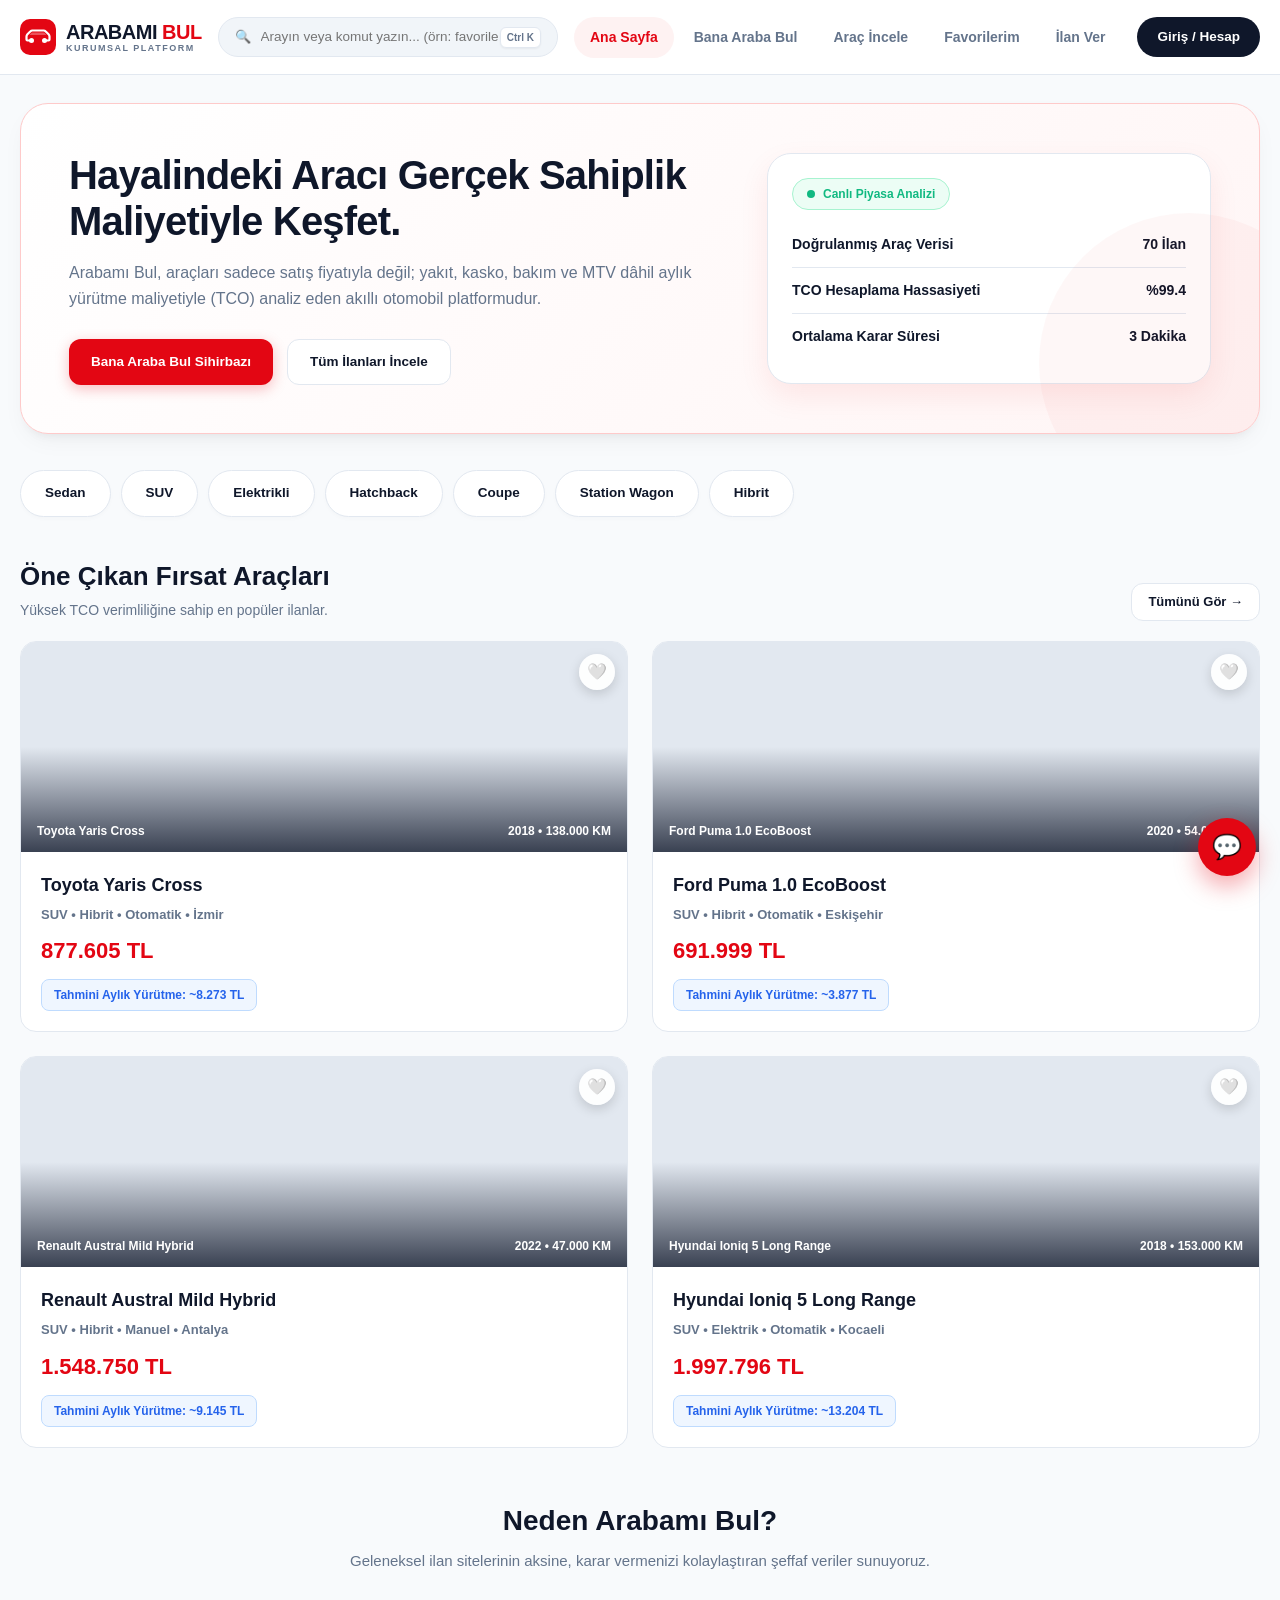
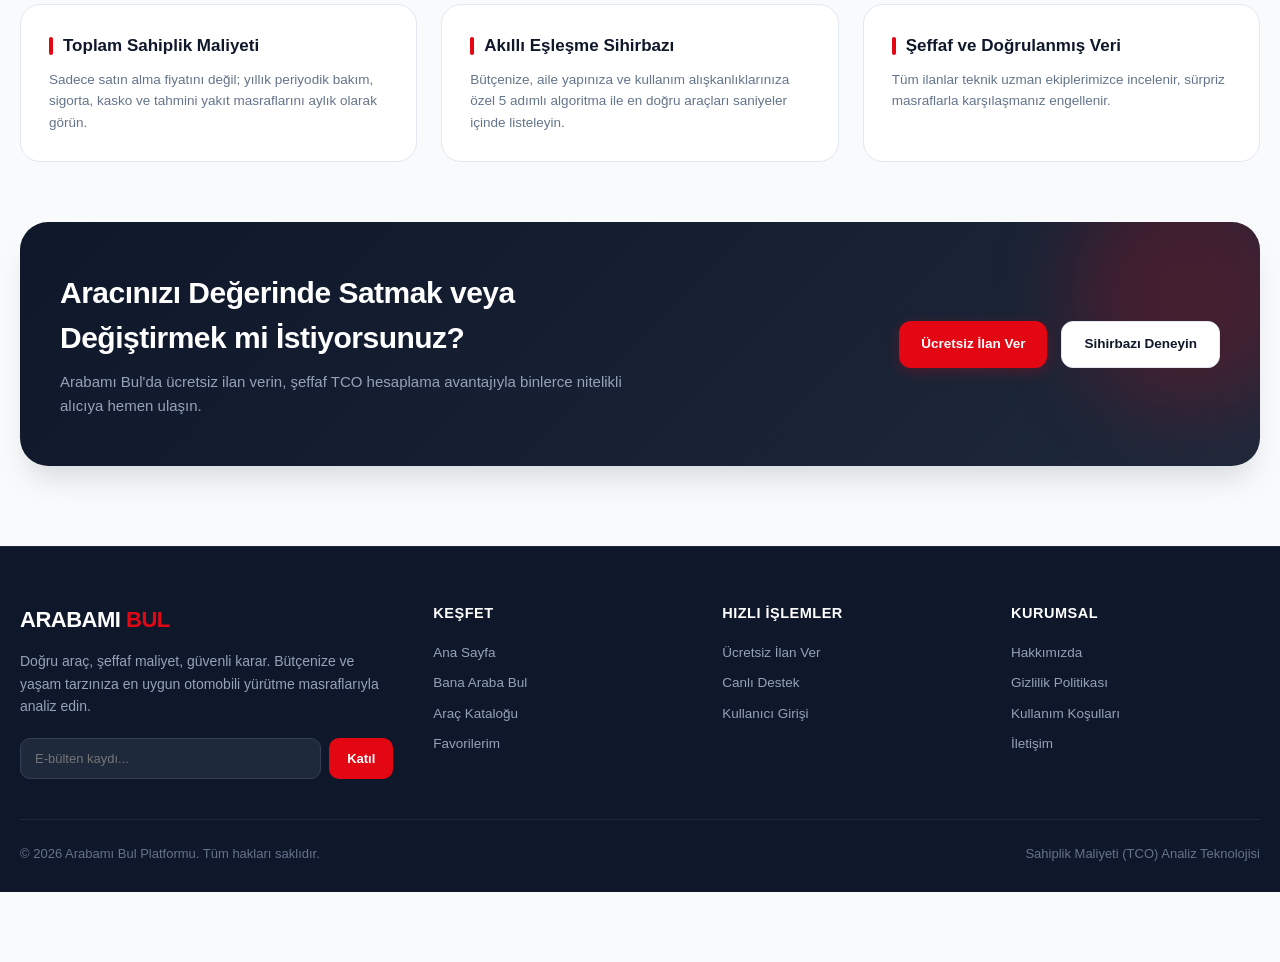
<file: Arabamı bul 13index.html>
<!doctype html>
<html lang="tr">
<head>
<meta charset="utf-8">
<meta name="viewport" content="width=device-width, initial-scale=1.0, maximum-scale=1.0, user-scalable=no">
<title>Arabamı Bul — Akıllı Otomobil Platformu</title>
<style>
:root {
  --red: #e30613;
  --red-dark: #b9000b;
  --dark-slate: #0f172a;
  --bg: #f8fafc;
  --card: #ffffff;
  --text: #0f172a;
  --muted: #64748b;
  --line: #e2e8f0;
  --green: #10b981;
  --blue: #2563eb;
  --shadow: 0 10px 25px -5px rgba(0, 0, 0, 0.05), 0 8px 10px -6px rgba(0, 0, 0, 0.05);
  --shadow-lg: 0 20px 30px -10px rgba(15, 23, 42, 0.15);
  --radius: 16px;
}

* { box-sizing: border-box; -webkit-tap-highlight-color: transparent; }
body { margin: 0; font-family: -apple-system, BlinkMacSystemFont, "Segoe UI", Roboto, "Helvetica Neue", Arial, sans-serif; background: var(--bg); color: var(--text); line-height: 1.5; padding-bottom: 70px; }
button, input, select, textarea { font: inherit; }
button { cursor: pointer; }

header { position: sticky; top: 0; z-index: 40; background: rgba(255, 255, 255, 0.96); backdrop-filter: blur(12px); border-bottom: 1px solid var(--line); }
.nav { max-width: 1280px; margin: auto; height: 74px; display: flex; align-items: center; justify-content: space-between; padding: 0 20px; gap: 16px; }

/* VEKTÖREL KURUMSAL LOGO */
.logo { font-size: 20px; font-weight: 900; color: var(--dark-slate); cursor: pointer; display: flex; align-items: center; gap: 10px; letter-spacing: -0.5px; user-select: none; }
.logo svg { width: 36px; height: 36px; flex-shrink: 0; }
.logo-text { display: flex; flex-direction: column; line-height: 1; }
.logo-text main-name { font-size: 20px; font-weight: 900; letter-spacing: -0.5px; color: var(--dark-slate); }
.logo-text main-name span { color: var(--red); }
.logo-sub { font-size: 9px; font-weight: 800; color: var(--muted); text-transform: uppercase; letter-spacing: 1.5px; margin-top: 2px; }

/* AKILLI ARAMA & KOMUT MOTORU */
.search-container { position: relative; flex: 1; max-width: 420px; }
.search-bar { display: flex; align-items: center; background: #f1f5f9; border: 1.5px solid var(--line); border-radius: 99px; padding: 8px 16px; transition: 0.2s; }
.search-bar:focus-within { border-color: var(--red); background: #fff; box-shadow: 0 0 0 3px rgba(227, 6, 19, 0.1); }
.search-bar input { border: 0; background: transparent; outline: 0; width: 100%; font-size: 13.5px; color: var(--text); }
.search-bar .kbd { background: #fff; border: 1px solid var(--line); border-radius: 6px; font-size: 10px; font-weight: 800; color: var(--muted); padding: 2px 6px; white-space: nowrap; box-shadow: 0 1px 2px rgba(0,0,0,0.05); }

.search-dropdown { display: none; position: absolute; top: calc(100% + 8px); left: 0; right: 0; background: #fff; border: 1px solid var(--line); border-radius: 16px; box-shadow: var(--shadow-lg); z-index: 50; max-height: 340px; overflow-y: auto; padding: 8px; }
.search-dropdown.open { display: block; }
.search-item { padding: 10px 14px; border-radius: 10px; cursor: pointer; display: flex; align-items: center; justify-content: space-between; font-size: 13px; font-weight: 600; color: var(--text); }
.search-item:hover { background: #fef2f2; color: var(--red); }
.search-item .type-tag { font-size: 10px; padding: 3px 8px; background: #f1f5f9; border-radius: 6px; color: var(--muted); font-weight: 700; }

.navlinks { display: flex; gap: 4px; }
.navlinks button { border: 0; background: transparent; padding: 10px 16px; border-radius: 99px; font-weight: 700; color: var(--muted); transition: 0.2s; font-size: 14px; white-space: nowrap; }
.navlinks button:hover, .navlinks button.active { background: #fef2f2; color: var(--red); }
.account-btn { background: var(--dark-slate); color: #fff; border: 0; padding: 10px 20px; border-radius: 99px; font-weight: 800; font-size: 13.5px; transition: 0.2s; white-space: nowrap; }
.account-btn:hover { background: var(--red); }

/* MOBİL BOTTOM NAV BAR */
.mobile-bottom-nav { display: none; position: fixed; bottom: 0; left: 0; right: 0; height: 64px; background: #ffffff; border-top: 1px solid var(--line); z-index: 50; justify-content: space-around; align-items: center; box-shadow: 0 -4px 20px rgba(0,0,0,0.06); }
.mobile-bottom-nav button { border: 0; background: transparent; display: flex; flex-direction: column; align-items: center; justify-content: center; font-size: 10px; font-weight: 800; color: var(--muted); gap: 3px; flex: 1; height: 100%; }
.mobile-bottom-nav button.active { color: var(--red); }
.mobile-bottom-nav button svg { width: 22px; height: 22px; fill: currentColor; }

main { max-width: 1280px; margin: auto; padding: 28px 20px 60px; }
.page { display: none; }
.page.active { display: block !important; }

/* HERO SECTION */
.hero { background: linear-gradient(135deg, #ffffff 0%, #fff5f5 100%); border: 1px solid #fecaca; border-radius: 28px; padding: 48px; box-shadow: var(--shadow); display: grid; grid-template-columns: 1.2fr 0.8fr; gap: 32px; align-items: center; margin-bottom: 36px; position: relative; overflow: hidden; }
.hero::after { content: ''; position: absolute; right: -80px; bottom: -80px; width: 300px; height: 300px; background: rgba(227, 6, 19, 0.03); border-radius: 50%; pointer-events: none; }
h1 { font-size: 40px; line-height: 1.15; margin: 0 0 16px; font-weight: 900; letter-spacing: -0.8px; color: var(--dark-slate); }
.hero p { color: var(--muted); font-size: 16px; margin-bottom: 28px; line-height: 1.6; }
.hero-actions { display: flex; gap: 14px; flex-wrap: wrap; }

.btn-primary, .btn-secondary, .btn-danger { border: 0; border-radius: 12px; padding: 12px 22px; font-weight: 800; font-size: 13.5px; transition: 0.2s; display: inline-flex; align-items: center; justify-content: center; gap: 8px; }
.btn-primary { background: var(--red); color: #fff; box-shadow: 0 4px 14px rgba(227, 6, 19, 0.25); }
.btn-primary:hover { background: var(--red-dark); transform: translateY(-1px); }
.btn-secondary { background: #fff; border: 1.5px solid var(--line); color: var(--text); }
.btn-secondary:hover { background: #f8fafc; border-color: #cbd5e1; }
.btn-danger { background: #ef4444; color: #fff; }

.hero-box { background: #fff; border: 1px solid var(--line); border-radius: 24px; padding: 24px; box-shadow: 0 12px 30px rgba(227, 6, 19, 0.08); }
.live-indicator { display: inline-flex; align-items: center; gap: 8px; font-size: 12px; font-weight: 800; color: var(--green); background: #ecfdf5; padding: 6px 14px; border-radius: 20px; border: 1px solid #a7f3d0; margin-bottom: 12px; }
.live-dot { width: 8px; height: 8px; background: var(--green); border-radius: 50%; animation: pulse 1.5s infinite; }
@keyframes pulse { 0%, 100% { opacity: 1; transform: scale(1); } 50% { opacity: 0.4; transform: scale(1.3); } }

.stat { display: flex; justify-content: space-between; align-items: center; padding: 12px 0; border-bottom: 1px solid var(--line); font-size: 14px; font-weight: 600; }
.stat:last-child { border: 0; }
.stat b { font-weight: 800; color: var(--dark-slate); }

/* KURUMSAL KATEGORİ FİLTRE HAPLARI (EMOJİSİZ & KURUMSAL) */
.cat-pill-container { display: flex; gap: 10px; margin-bottom: 36px; overflow-x: auto; padding-bottom: 4px; scrollbar-width: none; }
.cat-pill-container::-webkit-scrollbar { display: none; }
.cat-pill { background: #fff; border: 1.5px solid var(--line); border-radius: 99px; padding: 12px 24px; font-size: 13.5px; font-weight: 800; color: var(--dark-slate); cursor: pointer; transition: 0.2s; white-space: nowrap; box-shadow: 0 2px 4px rgba(0,0,0,0.02); }
.cat-pill:hover, .cat-pill.active { border-color: var(--red); color: var(--red); background: #fffdfd; transform: translateY(-1px); }

/* KURUMSAL NEDEN BİZ SEKSİYONU */
.features-section { margin: 52px 0; text-align: center; }
.section-header { max-width: 600px; margin: 0 auto 32px; }
.section-header h2 { font-size: 28px; font-weight: 900; margin: 0 0 8px; color: var(--dark-slate); }
.section-header p { color: var(--muted); font-size: 15px; margin: 0; }

.features-grid { display: grid; grid-template-columns: repeat(3, 1fr); gap: 24px; text-align: left; }
.feature-card { background: #fff; border: 1px solid var(--line); border-radius: 20px; padding: 28px; transition: 0.2s; position: relative; }
.feature-card:hover { border-color: #fca5a5; box-shadow: var(--shadow); }
.feature-title { font-size: 17px; font-weight: 800; margin: 0 0 10px; color: var(--dark-slate); display: flex; align-items: center; gap: 10px; }
.feature-title-bar { width: 4px; height: 18px; background: var(--red); border-radius: 2px; }
.feature-card p { font-size: 13.5px; color: var(--muted); margin: 0; line-height: 1.6; }

.vehicle-grid { display: grid; grid-template-columns: repeat(2, 1fr); gap: 24px; }
.vehicle-card { background: #fff; border: 1px solid var(--line); border-radius: var(--radius); overflow: hidden; transition: transform 0.2s, box-shadow 0.2s; cursor: pointer; display: flex; flex-direction: column; position: relative; }
.vehicle-card:hover { transform: translateY(-4px); box-shadow: var(--shadow-lg); }
.fav-btn { position: absolute; top: 12px; right: 12px; z-index: 10; background: rgba(255,255,255,0.92); backdrop-filter: blur(4px); border: 0; border-radius: 50%; width: 36px; height: 36px; display: flex; align-items: center; justify-content: center; font-size: 16px; box-shadow: 0 4px 12px rgba(0,0,0,0.15); transition: 0.2s; }
.fav-btn:hover { transform: scale(1.1); }
.car-img { height: 210px; background-size: cover; background-position: center; position: relative; background-color: #e2e8f0; }
.car-overlay { position: absolute; inset: 0; background: linear-gradient(180deg, transparent 50%, rgba(15, 23, 42, 0.8) 100%); display: flex; align-items: flex-end; justify-content: space-between; padding: 12px 16px; color: #fff; font-size: 12px; font-weight: 700; }
.car-body { padding: 20px; display: flex; flex-direction: column; flex: 1; }
.car-title { font-size: 18px; font-weight: 800; margin: 0 0 6px; color: var(--dark-slate); }
.car-meta { font-size: 13px; color: var(--muted); font-weight: 600; margin-bottom: 10px; }
.car-price { font-size: 22px; font-weight: 900; color: var(--red); margin-bottom: 12px; }
.badge { display: inline-block; padding: 6px 12px; border-radius: 8px; font-size: 12px; font-weight: 800; }
.badge-tco { background: #eff6ff; color: var(--blue); border: 1px solid #bfdbfe; }

/* SİHİRBAZ */
.wizard-card { max-width: 740px; margin: 0 auto; background: #fff; border: 1px solid var(--line); border-radius: 28px; padding: 36px; box-shadow: var(--shadow); }
.q-badge { color: var(--red); font-size: 12px; font-weight: 900; text-transform: uppercase; letter-spacing: 1px; }
.wizard-card h2 { font-size: 26px; margin: 8px 0 6px; font-weight: 900; color: var(--dark-slate); }
.wizard-card p { color: var(--muted); font-size: 14.5px; margin-bottom: 20px; }
.progress-bar { height: 8px; background: #f1f5f9; border-radius: 99px; overflow: hidden; margin-bottom: 28px; }
.progress-fill { height: 100%; background: var(--red); transition: width 0.3s ease; }
.options-grid { display: grid; grid-template-columns: repeat(2, 1fr); gap: 14px; margin-bottom: 28px; }
.option-btn { border: 2px solid var(--line); background: #fff; border-radius: 16px; padding: 18px; text-align: left; font-weight: 700; font-size: 14.5px; transition: 0.2s; display: flex; justify-content: space-between; align-items: center; color: var(--dark-slate); cursor: pointer; }
.option-btn:hover { border-color: #fca5a5; background: #fffdfd; }
.option-btn.selected { border-color: var(--red); background: #fef2f2; color: var(--red); }
.option-btn .check-icon { display: none; width: 20px; height: 20px; background: var(--red); color: #fff; border-radius: 50%; align-items: center; justify-content: center; font-size: 11px; }
.option-btn.selected .check-icon { display: flex; }

/* DÜZEN VE GELİŞMİŞ FİLTRELER */
.layout { display: grid; grid-template-columns: 290px 1fr; gap: 28px; }
.filter-toggle-btn { display: none; width: 100%; margin-bottom: 16px; justify-content: space-between; }
.filters { background: #fff; border: 1px solid var(--line); border-radius: var(--radius); padding: 22px; position: sticky; top: 90px; max-height: calc(100vh - 110px); overflow-y: auto; }
.filter-group { margin-bottom: 16px; padding-bottom: 16px; border-bottom: 1px solid #f1f5f9; }
.filter-group:last-child { border: 0; margin: 0; padding: 0; }
.filter-group label { display: block; font-size: 11px; font-weight: 800; text-transform: uppercase; color: var(--muted); margin-bottom: 6px; letter-spacing: 0.5px; }
.filter-group select, .filter-group input { width: 100%; padding: 10px 14px; border: 1.5px solid var(--line); border-radius: 10px; font-size: 13.5px; background: #fff; outline: 0; transition: 0.2s; }
.filter-group select:focus, .filter-group input:focus { border-color: var(--red); }
.filter-row { display: grid; grid-template-columns: 1fr 1fr; gap: 8px; }

.results-header { display: flex; justify-content: space-between; align-items: center; margin-bottom: 20px; background: #fff; border: 1px solid var(--line); border-radius: 16px; padding: 14px 20px; }
.results-count { font-size: 14px; font-weight: 800; color: var(--dark-slate); }
.results-sort select { border: 1.5px solid var(--line); border-radius: 10px; padding: 8px 12px; font-size: 13px; font-weight: 700; color: var(--dark-slate); outline: 0; background: #fff; }

/* İLAN VER VE FOTOĞRAF YÜKLEME */
.form-card { max-width: 720px; margin: auto; background: #fff; border: 1px solid var(--line); border-radius: 24px; padding: 32px; box-shadow: var(--shadow); }
.form-grid { display: grid; grid-template-columns: 1fr 1fr; gap: 16px; }
.form-group { margin-bottom: 18px; }
.form-group.full { grid-column: span 2; }
.form-group label { display: block; font-weight: 800; font-size: 13.5px; margin-bottom: 6px; color: var(--dark-slate); }
.form-group input, .form-group select, .form-group textarea { width: 100%; padding: 12px 14px; border: 1.5px solid var(--line); border-radius: 12px; font-size: 14px; outline: 0; }
.form-group input:focus, .form-group select:focus, .form-group textarea:focus { border-color: var(--red); }

/* FOTO YÜKLEME ALANI */
.upload-box { border: 2px dashed #cbd5e1; border-radius: 16px; padding: 24px; text-align: center; background: #f8fafc; cursor: pointer; transition: 0.2s; }
.upload-box:hover { border-color: var(--red); background: #fef2f2; }
.upload-thumbnails { display: grid; grid-template-columns: repeat(4, 1fr); gap: 12px; margin-top: 16px; }
.thumb-card { position: relative; height: 90px; border-radius: 10px; overflow: hidden; border: 1px solid var(--line); }
.thumb-card img { width: 100%; height: 100%; object-fit: cover; }
.thumb-remove { position: absolute; top: 4px; right: 4px; background: rgba(0,0,0,0.7); color: #fff; border: 0; border-radius: 50%; width: 22px; height: 22px; font-size: 12px; display: flex; align-items: center; justify-content: center; }

/* KURUMSAL ALT BANNER & FOOTER */
.bottom-cta-banner { background: linear-gradient(135deg, #0f172a 0%, #1e293b 100%); border-radius: 28px; padding: 48px 40px; color: #fff; margin: 60px 0 20px; display: flex; align-items: center; justify-content: space-between; gap: 32px; position: relative; overflow: hidden; box-shadow: var(--shadow-lg); }
.bottom-cta-banner::before { content: ''; position: absolute; right: -50px; top: -50px; width: 240px; height: 240px; background: rgba(227, 6, 19, 0.2); border-radius: 50%; filter: blur(40px); }
.cta-content { max-width: 600px; z-index: 2; }
.cta-content h3 { font-size: 30px; font-weight: 900; margin: 0 0 10px; letter-spacing: -0.5px; }
.cta-content p { color: #94a3b8; font-size: 15px; margin: 0; line-height: 1.6; }
.cta-btn-group { display: flex; gap: 14px; z-index: 2; flex-shrink: 0; }

footer { background: #0f172a; color: #f8fafc; padding: 56px 20px 28px; border-top: 1px solid #1e293b; }
.footer-container { max-width: 1280px; margin: auto; display: grid; grid-template-columns: 1.5fr repeat(3, 1fr); gap: 40px; }
.footer-brand h3 { color: #fff; font-size: 22px; font-weight: 900; margin: 0 0 12px; letter-spacing: -0.5px; }
.footer-brand h3 span { color: var(--red); }
.footer-brand p { color: #94a3b8; font-size: 14px; line-height: 1.6; margin-bottom: 20px; }
.newsletter-box { display: flex; gap: 8px; }
.newsletter-box input { background: #1e293b; border: 1px solid #334155; border-radius: 10px; padding: 10px 14px; color: #fff; font-size: 13px; outline: 0; flex: 1; }
.newsletter-box button { background: var(--red); color: #fff; border: 0; padding: 10px 18px; border-radius: 10px; font-weight: 800; font-size: 13px; }

.footer-col h4 { color: #fff; font-size: 14.5px; font-weight: 800; margin: 0 0 18px; letter-spacing: 0.5px; text-transform: uppercase; }
.footer-col a { display: block; color: #94a3b8; text-decoration: none; font-size: 13.5px; margin-bottom: 10px; transition: 0.2s; }
.footer-col a:hover { color: #fff; transform: translateX(3px); }

.footer-bottom { max-width: 1280px; margin: 40px auto 0; padding-top: 24px; border-top: 1px solid #1e293b; display: flex; justify-content: space-between; align-items: center; color: #64748b; font-size: 13px; }

/* CANLI DESTEK & MODAL */
.chat-float-btn { position: fixed; bottom: 24px; right: 24px; background: var(--red); color: #fff; border: 0; width: 58px; height: 58px; border-radius: 50%; box-shadow: 0 10px 25px rgba(227,6,19,0.35); display: flex; align-items: center; justify-content: center; z-index: 45; font-size: 24px; transition: transform 0.2s; }
.chat-float-btn:hover { transform: scale(1.08); }
.chat-window { display: none; position: fixed; bottom: 92px; right: 24px; width: 370px; max-width: calc(100vw - 48px); height: 480px; background: #fff; border: 1px solid var(--line); border-radius: 24px; box-shadow: var(--shadow-lg); z-index: 46; flex-direction: column; overflow: hidden; }
.chat-window.open { display: flex; }
.chat-header { background: var(--dark-slate); color: #fff; padding: 16px 20px; display: flex; align-items: center; justify-content: space-between; font-weight: 800; font-size: 14.5px; }
.chat-body { flex: 1; padding: 16px; overflow-y: auto; display: flex; flex-direction: column; gap: 12px; background: #f8fafc; font-size: 13px; }
.chat-msg { max-width: 82%; padding: 11px 15px; border-radius: 16px; line-height: 1.45; }
.chat-msg.bot { background: #fff; border: 1px solid var(--line); align-self: flex-start; box-shadow: 0 2px 4px rgba(0,0,0,0.02); }
.chat-msg.user { background: var(--red); color: #fff; align-self: flex-end; }
.chat-input-area { padding: 12px; background: #fff; border-top: 1px solid var(--line); display: flex; gap: 8px; }
.chat-input-area input { flex: 1; border: 1.5px solid var(--line); border-radius: 12px; padding: 8px 14px; outline: 0; font-size: 13px; }

.modal-bg { display: none; position: fixed; inset: 0; background: rgba(15, 23, 42, 0.7); backdrop-filter: blur(6px); z-index: 60; align-items: center; justify-content: center; padding: 20px; }
.modal-bg.open { display: flex; }
.modal { background: #fff; border-radius: 24px; max-width: 820px; width: 100%; max-height: 90vh; overflow-y: auto; padding: 28px; position: relative; box-shadow: var(--shadow-lg); }
.modal-close { position: absolute; top: 18px; right: 18px; background: #f1f5f9; border: 0; width: 38px; height: 38px; border-radius: 50%; font-weight: bold; font-size: 16px; cursor: pointer; transition: 0.2s; }
.modal-close:hover { background: #e2e8f0; }

/* MOBİL MEDIA QUERY (<900px) */
@media (max-width: 900px) {
  .navlinks { display: none; }
  .mobile-bottom-nav { display: flex; }
  .search-container { max-width: 160px; }
  .search-bar .kbd { display: none; }
  .hero { grid-template-columns: 1fr; padding: 28px; }
  h1 { font-size: 28px; }
  .features-grid { grid-template-columns: 1fr; }
  .bottom-cta-banner { flex-direction: column; text-align: center; padding: 32px 24px; }
  .cta-btn-group { width: 100%; justify-content: center; }
  .layout { grid-template-columns: 1fr; }
  .filter-toggle-btn { display: flex; }
  .filters { display: none; position: static; max-height: none; }
  .filters.open { display: block; }
  .vehicle-grid { grid-template-columns: 1fr; }
  .options-grid { grid-template-columns: 1fr; }
  .form-grid { grid-template-columns: 1fr; }
  .form-group.full { grid-column: span 1; }
  .upload-thumbnails { grid-template-columns: repeat(2, 1fr); }
  .footer-container { grid-template-columns: 1fr; gap: 28px; }
  .footer-bottom { flex-direction: column; gap: 12px; text-align: center; }
  .chat-float-btn { bottom: 80px; right: 18px; }
  .chat-window { bottom: 150px; right: 18px; width: calc(100vw - 36px); }
  body { padding-bottom: 76px; }
}
</style>
</head>
<body>

<header>
  <div class="nav">
    <div class="logo" onclick="go('home')">
      <svg viewBox="0 0 36 36" fill="none" xmlns="http://www.w3.org/2000/svg">
        <rect width="36" height="36" rx="10" fill="#E30613"/>
        <path d="M26.5 21.5H28.5C29.05 21.5 29.5 21.05 29.5 20.5V17.5C29.5 16.62 29.14 15.82 28.57 15.25L25.5 12.25C25.03 11.76 24.39 11.5 23.73 11.5H12.27C11.61 11.5 10.97 11.76 10.5 12.25L7.43 15.25C6.86 15.82 6.5 16.62 6.5 17.5V20.5C6.5 21.05 6.95 21.5 7.5 21.5H9.5" stroke="white" stroke-width="2.2" stroke-linecap="round" stroke-linejoin="round"/>
        <circle cx="11.5" cy="21.5" r="2.5" fill="white"/>
        <circle cx="24.5" cy="21.5" r="2.5" fill="white"/>
        <path d="M9.5 16L11.8 13.5H24.2L26.5 16H9.5Z" fill="white" fill-opacity="0.3"/>
      </svg>
      <div class="logo-text">
        <main-name>ARABAMI <span>BUL</span></main-name>
        <span class="logo-sub">KURUMSAL PLATFORM</span>
      </div>
    </div>

    <!-- AKILLI ARAMA MOTORU (Ctrl + K) -->
    <div class="search-container">
      <div class="search-bar">
        <span style="margin-right: 8px; font-size: 13px; color: var(--muted);">🔍</span>
        <input type="text" id="globalSearchInput" placeholder="Arayın veya komut yazın... (örn: favoriler, BMW, ilan ver)" oninput="handleSearchInput(this.value)" onkeydown="handleSearchKeyDown(event)">
        <span class="kbd">Ctrl K</span>
      </div>
      <div class="search-dropdown" id="searchDropdown"></div>
    </div>

    <div class="navlinks">
      <button data-page="home" class="active" onclick="go('home')">Ana Sayfa</button>
      <button data-page="find" onclick="go('find')">Bana Araba Bul</button>
      <button data-page="browse" onclick="go('browse')">Araç İncele</button>
      <button data-page="favorites" onclick="go('favorites')">Favorilerim</button>
      <button data-page="sell" onclick="go('sell')">İlan Ver</button>
    </div>
    <button class="account-btn" onclick="go('account')">Giriş / Hesap</button>
  </div>
</header>

<nav class="mobile-bottom-nav">
  <button data-page="home" class="active" onclick="go('home')">
    <svg viewBox="0 0 24 24"><path d="M10 20v-6h4v6h5v-8h3L12 3 2 12h3v8z"/></svg>
    Ana Sayfa
  </button>
  <button data-page="find" onclick="go('find')">
    <svg viewBox="0 0 24 24"><path d="M15.5 14h-.79l-.28-.27C15.41 12.59 16 11.11 16 9.5 16 5.91 13.09 3 9.5 3S3 5.91 3 9.5 5.91 16 9.5 16c1.61 0 3.09-.59 4.23-1.57l.27.28v.79l5 4.99L20.49 19l-4.99-5zm-6 0C7.01 14 5 11.99 5 9.5S7.01 5 9.5 5 14 7.01 14 9.5 11.99 14 9.5 11.99 14 9.5 14z"/></svg>
    Sihirbaz
  </button>
  <button data-page="browse" onclick="go('browse')">
    <svg viewBox="0 0 24 24"><path d="M18.92 6.01C18.72 5.42 18.16 5 17.5 5h-11c-.66 0-1.21.42-1.42 1.01L3 12v8c0 .55.45 1 1 1h1c.55 0 1-.45 1-1v-1h12v1c0 .55.45 1 1 1h1c.55 0 1-.45 1-1v-8l-2.08-5.99zM6.5 16c-.83 0-1.5-.67-1.5-1.5S5.67 13 6.5 13s1.5.67 1.5 1.5S7.33 16 6.5 16zm11 0c-.83 0-1.5-.67-1.5-1.5s.67-1.5 1.5-1.5 1.5.67 1.5 1.5-.67 1.5-1.5 1.5zM5 11l1.5-4.5h11L19 11H5z"/></svg>
    Araçlar
  </button>
  <button data-page="favorites" onclick="go('favorites')">
    <svg viewBox="0 0 24 24"><path d="M12 21.35l-1.45-1.32C5.4 15.36 2 12.28 2 8.5 2 5.42 4.42 3 7.5 3c1.74 0 3.41.81 4.5 2.09C13.09 3.81 14.76 3 16.5 3 19.58 3 22 5.42 22 8.5c0 3.78-3.4 6.86-8.55 11.54L12 21.35z"/></svg>
    Favoriler
  </button>
  <button onclick="toggleChat()">
    <svg viewBox="0 0 24 24"><path d="M20 2H4c-1.1 0-1.99.9-1.99 2L2 22l4-4h14c1.1 0 2-.9 2-2V4c0-1.1-.9-2-2-2zM6 9h12v2H6V9zm8 5H6v-2h8v2zm4-6H6V6h12v2z"/></svg>
    Destek
  </button>
</nav>

<main>
  <section id="home" class="page active">
    <!-- HERO SECTION -->
    <div class="hero">
      <div>
        <h1>Hayalindeki Aracı Gerçek Sahiplik Maliyetiyle Keşfet.</h1>
        <p>Arabamı Bul, araçları sadece satış fiyatıyla değil; yakıt, kasko, bakım ve MTV dâhil aylık yürütme maliyetiyle (TCO) analiz eden akıllı otomobil platformudur.</p>
        <div class="hero-actions">
          <button class="btn-primary" onclick="go('find')">Bana Araba Bul Sihirbazı</button>
          <button class="btn-secondary" onclick="go('browse')">Tüm İlanları İncele</button>
        </div>
      </div>
      <div class="hero-box">
        <div class="live-indicator"><span class="live-dot"></span> Canlı Piyasa Analizi</div>
        <div class="stat"><span>Doğrulanmış Araç Verisi</span><b id="totalCarsBadge">70 İlan</b></div>
        <div class="stat"><span>TCO Hesaplama Hassasiyeti</span><b>%99.4</b></div>
        <div class="stat"><span>Ortalama Karar Süresi</span><b>3 Dakika</b></div>
      </div>
    </div>

    <!-- KURUMSAL KATEGORİ HAPLARI (EMOJİSİZ) -->
    <div class="cat-pill-container">
      <div class="cat-pill" onclick="filterByCat('Sedan')">Sedan</div>
      <div class="cat-pill" onclick="filterByCat('SUV')">SUV</div>
      <div class="cat-pill" onclick="filterByCat('Elektrik')">Elektrikli</div>
      <div class="cat-pill" onclick="filterByCat('Hatchback')">Hatchback</div>
      <div class="cat-pill" onclick="filterByCat('Coupe')">Coupe</div>
      <div class="cat-pill" onclick="filterByCat('Station Wagon')">Station Wagon</div>
      <div class="cat-pill" onclick="filterByCat('Hibrit')">Hibrit</div>
    </div>

    <div style="display: flex; justify-content: space-between; align-items: flex-end; margin-bottom: 20px;">
      <div>
        <h2 style="font-size: 26px; font-weight: 900; margin: 0; color: var(--dark-slate);">Öne Çıkan Fırsat Araçları</h2>
        <p style="color: var(--muted); font-size: 14px; margin: 4px 0 0;">Yüksek TCO verimliliğine sahip en popüler ilanlar.</p>
      </div>
      <button class="btn-secondary" onclick="go('browse')" style="padding: 8px 16px; font-size: 13px;">Tümünü Gör →</button>
    </div>
    <div class="vehicle-grid" id="homeGrid"></div>

    <!-- NEDEN BİZ SEKSİYONU -->
    <section class="features-section">
      <div class="section-header">
        <h2>Neden Arabamı Bul?</h2>
        <p>Geleneksel ilan sitelerinin aksine, karar vermenizi kolaylaştıran şeffaf veriler sunuyoruz.</p>
      </div>
      <div class="features-grid">
        <div class="feature-card">
          <div class="feature-title"><div class="feature-title-bar"></div> Toplam Sahiplik Maliyeti</div>
          <p>Sadece satın alma fiyatını değil; yıllık periyodik bakım, sigorta, kasko ve tahmini yakıt masraflarını aylık olarak görün.</p>
        </div>
        <div class="feature-card">
          <div class="feature-title"><div class="feature-title-bar"></div> Akıllı Eşleşme Sihirbazı</div>
          <p>Bütçenize, aile yapınıza ve kullanım alışkanlıklarınıza özel 5 adımlı algoritma ile en doğru araçları saniyeler içinde listeleyin.</p>
        </div>
        <div class="feature-card">
          <div class="feature-title"><div class="feature-title-bar"></div> Şeffaf ve Doğrulanmış Veri</div>
          <p>Tüm ilanlar teknik uzman ekiplerimizce incelenir, sürpriz masraflarla karşılaşmanız engellenir.</p>
        </div>
      </div>
    </section>

    <!-- BANNER -->
    <div class="bottom-cta-banner">
      <div class="cta-content">
        <h3>Aracınızı Değerinde Satmak veya Değiştirmek mi İstiyorsunuz?</h3>
        <p>Arabamı Bul'da ücretsiz ilan verin, şeffaf TCO hesaplama avantajıyla binlerce nitelikli alıcıya hemen ulaşın.</p>
      </div>
      <div class="cta-btn-group">
        <button class="btn-primary" onclick="go('sell')">Ücretsiz İlan Ver</button>
        <button class="btn-secondary" onclick="go('find')">Sihirbazı Deneyin</button>
      </div>
    </div>
  </section>

  <section id="find" class="page">
    <div class="wizard-card">
      <div class="q-badge" id="qBadge">Soru 1 / 5</div>
      <h2 id="qTitle">Bütçeniz nedir?</h2>
      <p id="qSub">Satın almayı düşündüğünüz toplam araç fiyatı.</p>
      <div class="progress-bar"><div class="progress-fill" id="pFill" style="width: 20%;"></div></div>
      <div class="options-grid" id="qOptions"></div>
      <div style="display: flex; justify-content: space-between; margin-top: 20px;">
        <button class="btn-secondary" onclick="prevQ()">Geri</button>
        <button class="btn-primary" onclick="nextQ()">İlerle</button>
      </div>
    </div>
  </section>

  <section id="browse" class="page">
    <button class="btn-secondary filter-toggle-btn" onclick="toggleFilters()">
      <span>Detaylı Filtreleri Göster / Gizle</span>
      <b id="filterState">+</b>
    </button>
    <div class="layout">
      <!-- GELİŞMİŞ VE RESTORE EDİLMİŞ FİLTRE PANELSİ -->
      <aside class="filters" id="filterPanel">
        <div style="display: flex; justify-content: space-between; align-items: center; margin-bottom: 16px;">
          <div style="font-weight: 900; font-size: 16px; color: var(--dark-slate);">Detaylı Filtrele</div>
          <button onclick="resetFilters()" style="background:none; border:0; color:var(--red); font-size:12px; font-weight:800; padding:0;">Filtreleri Sıfırla</button>
        </div>

        <div class="filter-group">
          <label>Metin Araması</label>
          <input type="text" id="fQuery" placeholder="Marka, model veya kelime..." oninput="renderBrowse()">
        </div>

        <div class="filter-group">
          <label>Marka</label>
          <select id="fBrand" onchange="renderBrowse()">
            <option value="">Tüm Markalar</option>
            <option>BMW</option>
            <option>Mercedes-Benz</option>
            <option>Audi</option>
            <option>Tesla</option>
            <option>Volkswagen</option>
            <option>Volvo</option>
            <option>Renault</option>
            <option>Fiat</option>
            <option>Peugeot</option>
            <option>Hyundai</option>
            <option>Ford</option>
            <option>Toyota</option>
            <option>Honda</option>
            <option>Porsche</option>
          </select>
        </div>

        <div class="filter-group">
          <label>Kasa Tipi</label>
          <select id="fSeg" onchange="renderBrowse()">
            <option value="">Tümü</option>
            <option>Sedan</option>
            <option>SUV</option>
            <option>Hatchback</option>
            <option>Coupe</option>
            <option>Station Wagon</option>
          </select>
        </div>

        <div class="filter-group">
          <label>Yakıt Tipi</label>
          <select id="fFuel" onchange="renderBrowse()">
            <option value="">Tümü</option>
            <option>Benzin</option>
            <option>Dizel</option>
            <option>Elektrik</option>
            <option>Hibrit</option>
          </select>
        </div>

        <div class="filter-group">
          <label>Vites Tipi</label>
          <select id="fTrans" onchange="renderBrowse()">
            <option value="">Tümü</option>
            <option>Otomatik</option>
            <option>Manuel</option>
          </select>
        </div>

        <div class="filter-group">
          <label>Fiyat Aralığı (TL)</label>
          <div class="filter-row">
            <input type="number" id="fMinPrice" placeholder="Min TL" oninput="renderBrowse()">
            <input type="number" id="fMaxPrice" placeholder="Maks TL" oninput="renderBrowse()">
          </div>
        </div>

        <div class="filter-group">
          <label>Model Yılı Aralığı</label>
          <div class="filter-row">
            <input type="number" id="fMinYear" placeholder="Min Yıl" oninput="renderBrowse()">
            <input type="number" id="fMaxYear" placeholder="Maks Yıl" oninput="renderBrowse()">
          </div>
        </div>
      </aside>

      <div>
        <div class="results-header">
          <div class="results-count" id="resultsCount">Yükleniyor...</div>
          <div class="results-sort">
            <select id="fSort" onchange="renderBrowse()">
              <option value="recommended">Önerilen Sıralama</option>
              <option value="price-asc">Fiyata Göre Artan</option>
              <option value="price-desc">Fiyata Göre Azalan</option>
              <option value="year-desc">Yıla Göre En Yeni</option>
              <option value="km-asc">Km'ye Göre En Düşük</option>
            </select>
          </div>
        </div>
        <div class="vehicle-grid" id="browseGrid"></div>
      </div>
    </div>
  </section>

  <!-- FAVORİLER -->
  <section id="favorites" class="page">
    <h2 style="font-weight: 900; font-size: 26px; margin-bottom: 20px; color: var(--dark-slate);">Favori Araçlarınız</h2>
    <div class="vehicle-grid" id="favGrid"></div>
  </section>

  <section id="sell" class="page">
    <div class="form-card">
      <h2 style="font-weight: 900; margin-top: 0; font-size: 24px; color: var(--dark-slate);">Ücretsiz İlan Ver</h2>
      <p style="color: var(--muted); font-size: 14px; margin-bottom: 24px;">Aracınızı ekleyin, şeffaf TCO hesaplamasıyla doğrudan nitelikli alıcılara ulaştırın.</p>
      
      <form onsubmit="submitVehicleForm(event)">
        <div class="form-grid">
          <div class="form-group">
            <label>Marka</label>
            <select id="sellBrand" required>
              <option value="">Seçiniz</option>
              <option>BMW</option>
              <option>Mercedes-Benz</option>
              <option>Audi</option>
              <option>Tesla</option>
              <option>Volkswagen</option>
              <option>Volvo</option>
              <option>Renault</option>
              <option>Fiat</option>
              <option>Peugeot</option>
              <option>Hyundai</option>
              <option>Ford</option>
              <option>Toyota</option>
              <option>Honda</option>
              <option>Porsche</option>
            </select>
          </div>

          <div class="form-group">
            <label>Model İsmi</label>
            <input type="text" id="sellModel" placeholder="Örn: 320i Sedan M Sport" required>
          </div>

          <div class="form-group">
            <label>Satış Fiyatı (TL)</label>
            <input type="number" id="sellPrice" placeholder="Örn: 2850000" required>
          </div>

          <div class="form-group">
            <label>Kilometre (KM)</label>
            <input type="number" id="sellKm" placeholder="Örn: 45000" required>
          </div>

          <div class="form-group">
            <label>Model Yılı</label>
            <input type="number" id="sellYear" min="2000" max="2026" placeholder="Örn: 2023" required>
          </div>

          <div class="form-group">
            <label>Kasa Tipi</label>
            <select id="sellSeg" required>
              <option value="">Seçiniz</option>
              <option>Sedan</option>
              <option>SUV</option>
              <option>Hatchback</option>
              <option>Coupe</option>
              <option>Station Wagon</option>
            </select>
          </div>

          <div class="form-group">
            <label>Yakıt Tipi</label>
            <select id="sellFuel" required>
              <option value="">Seçiniz</option>
              <option>Benzin</option>
              <option>Dizel</option>
              <option>Elektrik</option>
              <option>Hibrit</option>
            </select>
          </div>

          <div class="form-group">
            <label>Vites Tipi</label>
            <select id="sellTrans" required>
              <option value="">Seçiniz</option>
              <option>Otomatik</option>
              <option>Manuel</option>
            </select>
          </div>

          <div class="form-group full">
            <label>Bulunduğu Şehir</label>
            <input type="text" id="sellCity" placeholder="Örn: İstanbul" required>
          </div>

          <!-- CANLI FOTOĞRAF YÜKLEME VE ÖNİZLEME -->
          <div class="form-group full">
            <label>Araç Fotoğrafları Yükle</label>
            <div class="upload-box" onclick="document.getElementById('sellPhotosInput').click()">
              <div style="font-size: 28px; margin-bottom: 6px;">📷</div>
              <div style="font-weight: 800; font-size: 14px; color: var(--dark-slate);">Fotoğrafları Seçmek için Tıklayın</div>
              <div style="font-size: 12px; color: var(--muted); margin-top: 4px;">Birden fazla görsel seçebilirsiniz (JPG, PNG)</div>
              <input type="file" id="sellPhotosInput" accept="image/*" multiple style="display:none;" onchange="handlePhotoUpload(event)">
            </div>
            <div class="upload-thumbnails" id="uploadedThumbnails"></div>
          </div>

          <div class="form-group full">
            <label>Açıklama & Ekspertiz Durumu</label>
            <textarea id="sellDesc" rows="4" placeholder="Aracınızın durumu, bakımları ve ekstra özellikleri hakkında bilgi verin..."></textarea>
          </div>
        </div>

        <button type="submit" class="btn-primary" style="width: 100%; padding: 14px; font-size: 15px; margin-top: 10px;">İlanı Yayınla</button>
      </form>
    </div>
  </section>

  <!-- HESAP -->
  <section id="account" class="page">
    <div class="form-card" style="max-width:480px;">
      <h2 style="font-weight: 900; margin-top:0; font-size:24px; color: var(--dark-slate);">Kurumsal Giriş</h2>
      <div class="form-group">
        <label>E-Posta Adresi</label>
        <input type="email" placeholder="ornek@email.com">
      </div>
      <div class="form-group">
        <label>Parola</label>
        <input type="password" placeholder="••••••••">
      </div>
      <button class="btn-primary" style="width: 100%; padding: 14px;" onclick="alert('Giriş yapıldı!')">Giriş Yap</button>
    </div>
  </section>
</main>

<button class="chat-float-btn" onclick="toggleChat()">💬</button>
<div class="chat-window" id="chatWindow">
  <div class="chat-header">
    <span>Arabamı Bul Canlı Destek</span>
    <button onclick="toggleChat()" style="background:transparent;border:0;color:#fff;font-weight:bold;cursor:pointer;">✕</button>
  </div>
  <div class="chat-body" id="chatBody">
    <div class="chat-msg bot">Merhaba! Size en uygun aracı bulmak veya sorularınızı yanıtlamak için buradayım. Nasıl yardımcı olabilirim?</div>
  </div>
  <div class="chat-input-area">
    <input type="text" id="chatInput" placeholder="Mesajınızı yazın..." onkeypress="if(event.key==='Enter')sendMsg()">
    <button class="btn-primary" onclick="sendMsg()" style="padding: 8px 14px;">Gönder</button>
  </div>
</div>

<div class="modal-bg" id="modalBg" onclick="if(event.target===this)closeModal()">
  <div class="modal" id="modalContent">
    <button class="modal-close" onclick="closeModal()">✕</button>
    <div id="modalBody"></div>
  </div>
</div>

<footer>
  <div class="footer-container">
    <div class="footer-brand">
      <h3>ARABAMI <span>BUL</span></h3>
      <p>Doğru araç, şeffaf maliyet, güvenli karar. Bütçenize ve yaşam tarzınıza en uygun otomobili yürütme masraflarıyla analiz edin.</p>
      <div class="newsletter-box">
        <input type="email" placeholder="E-bülten kaydı...">
        <button onclick="alert('Bültene abone olundu!')">Katıl</button>
      </div>
    </div>
    <div class="footer-col">
      <h4>Keşfet</h4>
      <a href="#" onclick="go('home')">Ana Sayfa</a>
      <a href="#" onclick="go('find')">Bana Araba Bul</a>
      <a href="#" onclick="go('browse')">Araç Kataloğu</a>
      <a href="#" onclick="go('favorites')">Favorilerim</a>
    </div>
    <div class="footer-col">
      <h4>Hızlı İşlemler</h4>
      <a href="#" onclick="go('sell')">Ücretsiz İlan Ver</a>
      <a href="#" onclick="toggleChat()">Canlı Destek</a>
      <a href="#" onclick="go('account')">Kullanıcı Girişi</a>
    </div>
    <div class="footer-col">
      <h4>Kurumsal</h4>
      <a href="#">Hakkımızda</a>
      <a href="#">Gizlilik Politikası</a>
      <a href="#">Kullanım Koşulları</a>
      <a href="#">İletişim</a>
    </div>
  </div>
  <div class="footer-bottom">
    <span>© 2026 Arabamı Bul Platformu. Tüm hakları saklıdır.</span>
    <span>Sahiplik Maliyeti (TCO) Analiz Teknolojisi</span>
  </div>
</footer>

<script>
/* TÜRKÇE HARF UYUMLU KÜÇÜK HARF DÖNÜŞTÜRÜCÜ */
function trLower(str) {
  return (str || '').toLocaleLowerCase('tr-TR');
}

/* 70 ARAÇLIK ZENGİN VERİ TABANI OLUŞTURUCU */
function generateCarsDatabase() {
  const brandsData = [
    { brand: "BMW", models: ["320i Sedan", "520i Executive", "X3 xDrive20d", "420i Gran Coupe", "i4 eDrive40", "X5 xDrive30d"], segs: ["Sedan", "Sedan", "SUV", "Coupe", "Sedan", "SUV"], fuels: ["Benzin", "Benzin", "Dizel", "Benzin", "Elektrik", "Dizel"] },
    { brand: "Mercedes-Benz", models: ["C200 AMG", "E200d Exclusive", "GLC 220d Coupe", "CLA 200 AMG", "EQE 350+", "A200 Hatchback"], segs: ["Sedan", "Sedan", "SUV", "Coupe", "Sedan", "Hatchback"], fuels: ["Benzin", "Dizel", "Dizel", "Benzin", "Elektrik", "Benzin"] },
    { brand: "Audi", models: ["A4 Sedan 40 TDI", "A6 Sedan 40 TDI", "Q5 40 TDI Quattro", "A3 Sportback 35 TFSI", "Q3 35 TFSI", "e-tron GT"], segs: ["Sedan", "Sedan", "SUV", "Hatchback", "SUV", "Coupe"], fuels: ["Dizel", "Dizel", "Dizel", "Benzin", "Benzin", "Elektrik"] },
    { brand: "Tesla", models: ["Model Y Long Range", "Model 3 Performance", "Model Y Performance", "Model S Plaid"], segs: ["SUV", "Sedan", "SUV", "Sedan"], fuels: ["Elektrik", "Elektrik", "Elektrik", "Elektrik"] },
    { brand: "Volkswagen", models: ["Golf 1.5 TSI", "Passat Variant 2.0 TDI", "Tiguan 1.5 TSI", "T-Roc 1.5 TSI", "ID.4 Pro"], segs: ["Hatchback", "Station Wagon", "SUV", "SUV", "SUV"], fuels: ["Benzin", "Dizel", "Benzin", "Benzin", "Elektrik"] },
    { brand: "Volvo", models: ["XC60 Recharge", "XC90 B5 AWD", "S90 B5 Diesel", "XC40 Recharge", "V60 Cross Country"], segs: ["SUV", "SUV", "Sedan", "SUV", "Station Wagon"], fuels: ["Hibrit", "Hibrit", "Dizel", "Elektrik", "Hibrit"] },
    { brand: "Renault", models: ["Clio 1.0 TCe", "Megane Sedan 1.5 dCi", "Austral Mild Hybrid", "Captur 1.3 TCe"], segs: ["Hatchback", "Sedan", "SUV", "SUV"], fuels: ["Benzin", "Dizel", "Hibrit", "Benzin"] },
    { brand: "Peugeot", models: ["3008 1.2 PureTech", "208 1.2 PureTech", "508 1.5 BlueHDi", "408 1.2 PureTech", "e-2008"], segs: ["SUV", "Hatchback", "Sedan", "Coupe", "SUV"], fuels: ["Benzin", "Benzin", "Dizel", "Benzin", "Elektrik"] },
    { brand: "Hyundai", models: ["Tucson 1.6 CRDi", "Ioniq 5 Long Range", "i20 1.4 MPI", "Elantra 1.6 MPI"], segs: ["SUV", "SUV", "Hatchback", "Sedan"], fuels: ["Dizel", "Elektrik", "Benzin", "Benzin"] },
    { brand: "Ford", models: ["Focus 1.5 EcoBlue", "Kuga 1.5 EcoBoost", "Mustang Mach-E", "Puma 1.0 EcoBoost"], segs: ["Hatchback", "SUV", "SUV", "SUV"], fuels: ["Dizel", "Benzin", "Elektrik", "Hibrit"] },
    { brand: "Toyota", models: ["Corolla 1.8 Hybrid", "RAV4 2.5 Hybrid", "C-HR 1.8 Hybrid", "Yaris Cross"], segs: ["Sedan", "SUV", "SUV", "SUV"], fuels: ["Hibrit", "Hibrit", "Hibrit", "Hibrit"] },
    { brand: "Porsche", models: ["Taycan 4S", "Macan III 2.0", "Cayenne Coupe E-Hybrid"], segs: ["Sedan", "SUV", "SUV"], fuels: ["Elektrik", "Benzin", "Hibrit"] }
  ];

  const imagesList = [
    "https://images.unsplash.com/photo-1555215695-3004980ad54e?w=800&q=80",
    "https://images.unsplash.com/photo-1617814076367-b759c7d7e738?w=800&q=80",
    "https://images.unsplash.com/photo-1560958089-b8a1929cea89?w=800&q=80",
    "https://images.unsplash.com/photo-1603584173870-7f23fdae1b7a?w=800&q=80",
    "https://images.unsplash.com/photo-1541899481282-d53bffe3c35d?w=800&q=80",
    "https://images.unsplash.com/photo-1533473359331-0135ef1b58bf?w=800&q=80",
    "https://images.unsplash.com/photo-1503376780353-7e6692767b70?w=800&q=80",
    "https://images.unsplash.com/photo-1552519507-da3b142c6e3d?w=800&q=80",
    "https://images.unsplash.com/photo-1580273916550-e323be2ae537?w=800&q=80"
  ];

  const cities = ["İstanbul", "Ankara", "İzmir", "Bursa", "Antalya", "Kocaeli", "Adana", "Eskişehir"];
  
  let cars = [];
  let idCounter = 1;

  while(cars.length < 70) {
    const bObj = brandsData[Math.floor(Math.random() * brandsData.length)];
    const mIdx = Math.floor(Math.random() * bObj.models.length);
    const modelStr = bObj.models[mIdx];
    const segStr = bObj.segs[mIdx];
    const fuelStr = bObj.fuels[mIdx];
    const yearVal = Math.floor(Math.random() * (2024 - 2018 + 1)) + 2018;
    const kmVal = Math.floor(Math.random() * 150) * 1000 + 5000;
    const transVal = Math.random() > 0.25 ? "Otomatik" : "Manuel";

    let priceVal = 850000;
    if (["Tesla", "Porsche"].includes(bObj.brand)) priceVal = 2800000 + Math.floor(Math.random() * 5500000);
    else if (["BMW", "Mercedes-Benz", "Audi", "Volvo"].includes(bObj.brand)) priceVal = 2100000 + Math.floor(Math.random() * 3200000);
    else priceVal = 650000 + Math.floor(Math.random() * 1400000);

    const tcoVal = Math.floor(priceVal * 0.0055) + Math.floor(Math.random() * 4000);
    const imgUrl = imagesList[Math.floor(Math.random() * imagesList.length)];
    const cityStr = cities[Math.floor(Math.random() * cities.length)];

    cars.push({
      id: idCounter++,
      brand: bObj.brand,
      model: modelStr,
      seg: segStr,
      price: priceVal,
      fuel: fuelStr,
      trans: transVal,
      year: yearVal,
      km: kmVal,
      tco: tcoVal,
      city: cityStr,
      img: imgUrl,
      desc: "Bakımları yetkili serviste zamanında yapılmıştır. Hata, boya ve değişen bulunmamaktadır."
    });
  }
  return cars;
}

let dummyCars = generateCarsDatabase();
let userUploadedPhotos = [];
let favorites = JSON.parse(localStorage.getItem('favs') || '[]');

// Sayfaya sonradan eklenen kullanıcı ilanlarını yükle
const storedCars = JSON.parse(localStorage.getItem('user_added_cars') || '[]');
if (storedCars.length > 0) {
  dummyCars = [...storedCars, ...dummyCars];
}

function go(pageId) {
  document.querySelectorAll('.page').forEach(p => p.classList.remove('active'));
  const target = document.getElementById(pageId);
  if (target) target.classList.add('active');
  
  document.querySelectorAll('.navlinks button, .mobile-bottom-nav button').forEach(b => {
    b.classList.toggle('active', b.dataset.page === pageId);
  });

  if (pageId === 'home') renderHome();
  if (pageId === 'browse') renderBrowse();
  if (pageId === 'favorites') renderFavorites();

  window.scrollTo(0, 0);
}

function handleSearchInput(val) {
  const dropdown = document.getElementById('searchDropdown');
  const q = trLower(val.trim());

  if (!q) {
    dropdown.classList.remove('open');
    return;
  }

  let items = [];

  // Komut Eşleşmeleri
  if ("favoriler".includes(q) || "fav".includes(q)) {
    items.push({ text: "Favorilerim Sayfasına Git", action: () => { go('favorites'); clearSearch(); }, tag: "Sayfa Komutu" });
  }
  if ("ilan ver".includes(q) || "sat".includes(q) || "ilan".includes(q)) {
    items.push({ text: "İlan Ver Sayfasına Git", action: () => { go('sell'); clearSearch(); }, tag: "Sayfa Komutu" });
  }
  if ("sihirbaz".includes(q) || "bana araba bul".includes(q) || "bul".includes(q)) {
    items.push({ text: "Bana Araba Bul Sihirbazı", action: () => { go('find'); clearSearch(); }, tag: "Sihirbaz" });
  }
  if ("canlı destek".includes(q) || "destek".includes(q) || "yardım".includes(q)) {
    items.push({ text: "Canlı Destek Başlat", action: () => { toggleChat(); clearSearch(); }, tag: "Destek" });
  }

  // Araç Eşleşmeleri
  const matchedCars = dummyCars.filter(c => 
    trLower(c.brand).includes(q) || 
    trLower(c.model).includes(q) || 
    trLower(c.fuel).includes(q) || 
    trLower(c.seg).includes(q)
  ).slice(0, 5);

  matchedCars.forEach(c => {
    items.push({
      text: `${c.brand} ${c.model} (${c.price.toLocaleString('tr-TR')} TL)`,
      action: () => { openDetail(c.id); clearSearch(); },
      tag: c.fuel
    });
  });

  if (items.length > 0) {
    dropdown.innerHTML = items.map((item, idx) => `
      <div class="search-item" onclick="execSearchAction(${idx})">
        <span>${item.text}</span>
        <span class="type-tag">${item.tag}</span>
      </div>
    `).join('');
    dropdown.searchActions = items.map(i => i.action);
    dropdown.classList.add('open');
  } else {
    dropdown.innerHTML = `<div class="search-item" onclick="executeBrowseSearch('${q}')">🔍 "${val}" için araçlarda ara...</div>`;
    dropdown.searchActions = [() => executeBrowseSearch(q)];
    dropdown.classList.add('open');
  }
}

function execSearchAction(idx) {
  const dropdown = document.getElementById('searchDropdown');
  if (dropdown.searchActions && dropdown.searchActions[idx]) {
    dropdown.searchActions[idx]();
  }
}

function executeBrowseSearch(q) {
  go('browse');
  document.getElementById('fQuery').value = q;
  renderBrowse();
  clearSearch();
}

function handleSearchKeyDown(e) {
  if (e.key === 'Enter') {
    const val = trLower(e.target.value.trim());
    if (!val) return;

    if (val.includes("favori") || val === "fav") {
      go('favorites');
      clearSearch();
    } else if (val.includes("ilan") || val.includes("sat")) {
      go('sell');
      clearSearch();
    } else if (val.includes("sihirbaz") || val.includes("bul")) {
      go('find');
      clearSearch();
    } else {
      executeBrowseSearch(val);
    }
  }
}

function clearSearch() {
  document.getElementById('globalSearchInput').value = '';
  document.getElementById('searchDropdown').classList.remove('open');
}

document.addEventListener('keydown', (e) => {
  if ((e.ctrlKey || e.metaKey) && e.key === 'k') {
    e.preventDefault();
    document.getElementById('globalSearchInput').focus();
  }
});

function toggleFav(id, e) {
  if(e) e.stopPropagation();
  if (favorites.includes(id)) {
    favorites = favorites.filter(x => x !== id);
  } else {
    favorites.push(id);
  }
  localStorage.setItem('favs', JSON.stringify(favorites));
  renderHome();
  renderBrowse();
  renderFavorites();
}

function filterByCat(cat) {
  go('browse');
  resetFilters();
  document.getElementById('fSeg').value = cat;
  renderBrowse();
}

function resetFilters() {
  document.getElementById('fQuery').value = '';
  document.getElementById('fBrand').value = '';
  document.getElementById('fSeg').value = '';
  document.getElementById('fFuel').value = '';
  document.getElementById('fTrans').value = '';
  document.getElementById('fMinPrice').value = '';
  document.getElementById('fMaxPrice').value = '';
  document.getElementById('fMinYear').value = '';
  document.getElementById('fMaxYear').value = '';
  document.getElementById('fSort').value = 'recommended';
  renderBrowse();
}

function renderHome() {
  const grid = document.getElementById('homeGrid');
  if(!grid) return;
  grid.innerHTML = dummyCars.slice(0, 4).map(c => createCarCard(c)).join('');
  document.getElementById('totalCarsBadge').textContent = `${dummyCars.length} İlan`;
}

function renderBrowse() {
  const grid = document.getElementById('browseGrid');
  if(!grid) return;

  const q = trLower(document.getElementById('fQuery')?.value || '');
  const brand = document.getElementById('fBrand')?.value || '';
  const seg = document.getElementById('fSeg')?.value || '';
  const fuel = document.getElementById('fFuel')?.value || '';
  const trans = document.getElementById('fTrans')?.value || '';
  const minPrice = document.getElementById('fMinPrice')?.value || '';
  const maxPrice = document.getElementById('fMaxPrice')?.value || '';
  const minYear = document.getElementById('fMinYear')?.value || '';
  const maxYear = document.getElementById('fMaxYear')?.value || '';
  const sort = document.getElementById('fSort')?.value || 'recommended';

  let filtered = dummyCars.filter(c => {
    if (q && !(trLower(c.brand).includes(q) || trLower(c.model).includes(q) || trLower(c.seg).includes(q) || trLower(c.desc).includes(q))) return false;
    if (brand && c.brand !== brand) return false;
    if (seg && c.seg !== seg) return false;
    if (fuel && c.fuel !== fuel) return false;
    if (trans && c.trans !== trans) return false;
    if (minPrice && c.price < Number(minPrice)) return false;
    if (maxPrice && c.price > Number(maxPrice)) return false;
    if (minYear && c.year < Number(minYear)) return false;
    if (maxYear && c.year > Number(maxYear)) return false;
    return true;
  });

  // Sıralama Mantığı
  if (sort === 'price-asc') filtered.sort((a,b) => a.price - b.price);
  else if (sort === 'price-desc') filtered.sort((a,b) => b.price - a.price);
  else if (sort === 'year-desc') filtered.sort((a,b) => b.year - a.year);
  else if (sort === 'km-asc') filtered.sort((a,b) => a.km - b.km);

  document.getElementById('resultsCount').textContent = `${dummyCars.length} araçtan ${filtered.length} tanesi gösteriliyor`;

  grid.innerHTML = filtered.length > 0 
    ? filtered.map(c => createCarCard(c)).join('')
    : '<div style="grid-column:1/-1; padding:60px 20px; text-align:center; color:var(--muted); font-weight:700;">Aradığınız kriterlere uygun araç bulunamadı.</div>';
}

function renderFavorites() {
  const grid = document.getElementById('favGrid');
  if(!grid) return;
  const favCars = dummyCars.filter(c => favorites.includes(c.id));

  grid.innerHTML = favCars.length > 0 
    ? favCars.map(c => createCarCard(c)).join('')
    : '<div style="grid-column:1/-1; padding:60px 20px; text-align:center; color:var(--muted); font-weight:700;">Henüz favorilerinize araç eklemediniz.</div>';
}

function createCarCard(c) {
  const isFav = favorites.includes(c.id);
  return `
    <div class="vehicle-card" onclick="openDetail(${c.id})">
      <button class="fav-btn" onclick="toggleFav(${c.id}, event)">${isFav ? '❤️' : '🤍'}</button>
      <div class="car-img" style="background-image: url('${c.img}')">
        <div class="car-overlay">
          <span>${c.brand} ${c.model}</span>
          <span>${c.year} • ${c.km.toLocaleString('tr-TR')} KM</span>
        </div>
      </div>
      <div class="car-body">
        <div class="car-title">${c.brand} ${c.model}</div>
        <div class="car-meta">${c.seg} • ${c.fuel} • ${c.trans} ${c.city ? '• ' + c.city : ''}</div>
        <div class="car-price">${c.price.toLocaleString('tr-TR')} TL</div>
        <div><span class="badge badge-tco">Tahmini Aylık Yürütme: ~${c.tco.toLocaleString('tr-TR')} TL</span></div>
      </div>
    </div>
  `;
}

function handlePhotoUpload(e) {
  const files = e.target.files;
  if (!files || files.length === 0) return;

  Array.from(files).forEach(file => {
    const reader = new FileReader();
    reader.onload = function(evt) {
      userUploadedPhotos.push(evt.target.result);
      renderUploadedThumbnails();
    };
    reader.readAsDataURL(file);
  });
}

function removePhoto(idx) {
  userUploadedPhotos.splice(idx, 1);
  renderUploadedThumbnails();
}

function renderUploadedThumbnails() {
  const container = document.getElementById('uploadedThumbnails');
  if (!container) return;
  container.innerHTML = userUploadedPhotos.map((imgSrc, idx) => `
    <div class="thumb-card">
      <img src="${imgSrc}">
      <button type="button" class="thumb-remove" onclick="removePhoto(${idx})">✕</button>
    </div>
  `).join('');
}

function submitVehicleForm(e) {
  e.preventDefault();

  const brand = document.getElementById('sellBrand').value;
  const model = document.getElementById('sellModel').value;
  const price = Number(document.getElementById('sellPrice').value);
  const km = Number(document.getElementById('sellKm').value);
  const year = Number(document.getElementById('sellYear').value);
  const seg = document.getElementById('sellSeg').value;
  const fuel = document.getElementById('sellFuel').value;
  const trans = document.getElementById('sellTrans').value;
  const city = document.getElementById('sellCity').value;
  const desc = document.getElementById('sellDesc').value;

  const defaultImg = "https://images.unsplash.com/photo-1552519507-da3b142c6e3d?w=800&q=80";
  const mainImg = userUploadedPhotos.length > 0 ? userUploadedPhotos[0] : defaultImg;

  const newCar = {
    id: Date.now(),
    brand,
    model,
    price,
    km,
    year,
    seg,
    fuel,
    trans,
    city,
    desc: desc || "Sahibinden temiz bakımlı araç.",
    img: mainImg,
    tco: Math.floor(price * 0.0055) + 3000
  };

  dummyCars.unshift(newCar);

  // LocalStorage'a Kaydet
  const existingUserCars = JSON.parse(localStorage.getItem('user_added_cars') || '[]');
  existingUserCars.unshift(newCar);
  localStorage.setItem('user_added_cars', JSON.stringify(existingUserCars));

  alert("Tebrikler! İlanınız başarıyla eklendi ve kataloğa aktarıldı.");
  
  // Formu sıfırla
  e.target.reset();
  userUploadedPhotos = [];
  renderUploadedThumbnails();

  go('browse');
}

let qIndex = 0;
const wizardQuestions = [
  { title: "Bütçeniz nedir?", sub: "Satın alma bütçe aralığınızı seçin.", options: ["0 - 1.500.000 TL", "1.500.000 TL - 2.500.000 TL", "2.500.000 TL - 4.000.000 TL", "4.000.000 TL +"] },
  { title: "Kullanım amacınız nedir?", sub: "Size en uygun kasa tipini belirleyelim.", options: ["Aile & Şehir İçi", "Prestij & İş", "Arazi & Macera (SUV)", "Spor & Performans"] },
  { title: "Tercih ettiğiniz yakıt tipleri?", sub: "Birden fazla işaretleyebilirsiniz.", options: ["Benzin", "Dizel", "Elektrik", "Hibrit"] },
  { title: "Vites Tercihiniz?", sub: "Sürüş konforunuza özel seçim.", options: ["Otomatik Vites", "Manuel Vites", "Fark Etmez"] },
  { title: "Öncelikli donanım beklentiniz?", sub: "Aracınızda öne çıkmasını istediğiniz nitelikler.", options: ["Düşük Yakıt Tüketimi", "Yüksek Güvenlik & Otopilot", "Konfor & Deri Döşeme", "Yüksek İkinci El Değeri"] }
];

function renderWizard() {
  const q = wizardQuestions[qIndex];
  document.getElementById('qBadge').textContent = `Soru ${qIndex + 1} / ${wizardQuestions.length}`;
  document.getElementById('qTitle').textContent = q.title;
  document.getElementById('qSub').textContent = q.sub;
  document.getElementById('pFill').style.width = `${((qIndex + 1) / wizardQuestions.length) * 100}%`;

  const opts = document.getElementById('qOptions');
  opts.innerHTML = q.options.map(o => `
    <div class="option-btn" onclick="this.classList.toggle('selected')">
      <span>${o}</span>
      <span class="check-icon">✓</span>
    </div>
  `).join('');
}

function nextQ() {
  if (qIndex < wizardQuestions.length - 1) {
    qIndex++;
    renderWizard();
  } else {
    alert("Sihirbaz tamamlandı! Kriterlerinize uygun en ideal araçlar listeleniyor.");
    go('browse');
  }
}

function prevQ() {
  if (qIndex > 0) {
    qIndex--;
    renderWizard();
  }
}

function toggleChat() {
  document.getElementById('chatWindow').classList.toggle('open');
}

function sendMsg() {
  const input = document.getElementById('chatInput');
  if(!input.value.trim()) return;
  const body = document.getElementById('chatBody');
  body.innerHTML += `<div class="chat-msg user">${input.value}</div>`;
  const val = input.value;
  input.value = '';
  setTimeout(() => {
    body.innerHTML += `<div class="chat-msg bot">Talebinizi aldım! "${val}" konusu hakkında uzman müşteri temsilcimize aktarıyorum.</div>`;
    body.scrollTop = body.scrollHeight;
  }, 600);
}

function openDetail(id) {
  const car = dummyCars.find(c => c.id === id);
  if(!car) return;
  document.getElementById('modalBody').innerHTML = `
    <h2 style="margin-top:0; font-size: 24px; color: var(--dark-slate);">${car.brand} ${car.model} (${car.year})</h2>
    <img src="${car.img}" style="width:100%; border-radius:16px; height:320px; object-fit:cover; margin:14px 0;">
    
    <div style="display:flex; justify-content:space-between; align-items:center; margin-bottom:18px;">
      <h3 style="margin:0; font-size:26px; color:var(--red); font-weight:900;">${car.price.toLocaleString('tr-TR')} TL</h3>
      <span class="badge badge-tco" style="font-size:13.5px; padding:8px 14px;">Aylık Yürütme: ~${car.tco.toLocaleString('tr-TR')} TL</span>
    </div>

    <div style="display:grid; grid-template-columns: repeat(3, 1fr); gap:12px; margin-bottom:20px; font-size:13px; font-weight:700;">
      <div style="background:#f1f5f9; padding:10px; border-radius:10px;">KM: ${car.km.toLocaleString('tr-TR')}</div>
      <div style="background:#f1f5f9; padding:10px; border-radius:10px;">Yakıt: ${car.fuel}</div>
      <div style="background:#f1f5f9; padding:10px; border-radius:10px;">Vites: ${car.trans}</div>
    </div>

    <p style="color:var(--text); font-size:14px; line-height:1.6; margin-bottom:20px;"><strong>Açıklama:</strong> ${car.desc}</p>

    <div style="background:#f8fafc; padding:18px; border-radius:14px; border:1px solid var(--line); margin-bottom:20px;">
      <strong style="color:var(--dark-slate);">Ekspertiz & Sahiplik Notu:</strong>
      <p style="margin:8px 0 0; font-size:13.5px; color:var(--muted); line-height:1.5;">Bu araç için yıllık sigorta, kasko, periyodik bakım ve tahmini yakıt tüketim giderleri simüle edilmiştir.</p>
    </div>

    <button class="btn-primary" style="width:100%; padding: 14px;" onclick="alert('Satıcı iletişim bilgileri SMS ve e-posta olarak iletildi.')">Satıcı ile İletişime Geç</button>
  `;
  document.getElementById('modalBg').classList.add('open');
}

function closeModal() {
  document.getElementById('modalBg').classList.remove('open');
}

function toggleFilters() {
  const f = document.getElementById('filterPanel');
  f.classList.toggle('open');
  document.getElementById('filterState').textContent = f.classList.contains('open') ? '−' : '+';
}

window.addEventListener('DOMContentLoaded', () => {
  go('home');
  renderWizard();
});
</script>
</body>
</html>
</file>
<file: css/style.css>
/* =========================================================
   ARABAMI BUL
   GLOBAL + ANA SAYFA + ARAÇ DETAY
   V2 RESPONSIVE DESIGN
   ========================================================= */

:root{
  --red:#e53935;
  --red-dark:#c62828;
  --red-soft:#fff1f1;
  --bg:#f5f6f8;
  --card:#fff;
  --text:#17191c;
  --muted:#707780;
  --line:#e5e7eb;
  --green:#18a957;
  --blue:#2563eb;
  --amber:#f59e0b;
  --shadow:0 8px 28px rgba(20,25,35,.07);
  --shadow-lg:0 18px 50px rgba(20,25,35,.14);
  --radius:16px;
  --radius-sm:11px;
}

/* =========================================================
   RESET
   ========================================================= */

*{
  box-sizing:border-box;
}

html{
  scroll-behavior:smooth;
}

body{
  margin:0;
  padding:0 0 30px;
  background:var(--bg);
  color:var(--text);
  font-family:Inter,system-ui,-apple-system,BlinkMacSystemFont,"Segoe UI",Roboto,Arial,sans-serif;
  line-height:1.5;
}

body.detail-open{
  overflow:hidden;
}

button,
input,
select,
textarea{
  font:inherit;
}

button{
  cursor:pointer;
}

img{
  max-width:100%;
}

a{
  color:inherit;
  text-decoration:none;
}

/* =========================================================
   HEADER
   ========================================================= */

body > header{
  position:sticky;
  top:0;
  z-index:1000;
  background:rgba(255,255,255,.97);
  border-bottom:1px solid var(--line);
  backdrop-filter:blur(12px);
}

.nav{
  width:100%;
  max-width:1400px;
  min-height:72px;
  margin:auto;
  padding:0 24px;
  display:flex;
  align-items:center;
  gap:18px;
}

.logo{
  display:flex;
  align-items:center;
  gap:9px;
  flex-shrink:0;
  color:var(--text);
  font-size:19px;
  font-weight:950;
  white-space:nowrap;
  cursor:pointer;
}

.logo span{
  color:var(--red);
}

.logo-icon{
  width:38px;
  height:38px;
  display:grid;
  place-items:center;
  border-radius:11px;
  background:var(--red);
  color:#fff;
  box-shadow:0 6px 18px rgba(229,57,53,.25);
}

/* =========================================================
   SEARCH
   ========================================================= */

.search-container{
  position:relative;
  flex:1;
  max-width:400px;
  margin-left:auto;
}

.search-bar{
  height:42px;
  display:flex;
  align-items:center;
  padding:0 11px;
  border:1px solid var(--line);
  border-radius:11px;
  background:#fafafa;
  transition:.18s ease;
}

.search-bar:focus-within{
  background:#fff;
  border-color:var(--red);
  box-shadow:0 0 0 3px rgba(229,57,53,.08);
}

.search-bar input{
  width:100%;
  min-width:0;
  border:0;
  outline:0;
  background:transparent;
  color:var(--text);
  font-size:13px;
}

.kbd{
  flex-shrink:0;
  padding:3px 6px;
  border:1px solid var(--line);
  border-radius:5px;
  background:#fff;
  color:#999;
  font-size:9px;
  font-weight:700;
}

.search-dropdown{
  position:absolute;
  top:48px;
  left:0;
  right:0;
  display:none;
  overflow:hidden;
  border:1px solid var(--line);
  border-radius:12px;
  background:#fff;
  box-shadow:var(--shadow-lg);
  z-index:1100;
}

.search-dropdown.open{
  display:block;
}

/* =========================================================
   DESKTOP NAV
   ========================================================= */

.navlinks{
  display:flex;
  align-items:center;
  gap:3px;
}

.navlinks button{
  padding:9px 10px;
  border:0;
  border-radius:9px;
  background:transparent;
  color:#555b63;
  font-size:12px;
  font-weight:800;
  white-space:nowrap;
}

.navlinks button:hover,
.navlinks button.active{
  background:var(--red-soft);
  color:var(--red);
}

.account-btn{
  flex-shrink:0;
  min-height:40px;
  padding:0 15px;
  border:0;
  border-radius:10px;
  background:var(--red);
  color:#fff;
  font-size:12px;
  font-weight:900;
}

.account-btn:hover{
  background:var(--red-dark);
}

/* =========================================================
   MOBILE NAV
   ========================================================= */

.mobile-bottom-nav{
  display:none;
}

/* =========================================================
   MAIN
   ========================================================= */

main{
  width:100%;
}

body > main{
  max-width:1400px;
  margin:auto;
  padding:30px 24px;
}

.page{
  display:none;
}

.page.active{
  display:block;
}

/* =========================================================
   HERO
   ========================================================= */

.hero{
  min-height:360px;
  display:grid;
  grid-template-columns:minmax(0,1.5fr) minmax(320px,.7fr);
  gap:20px;
  align-items:stretch;
  margin-bottom:32px;
}

.hero > div:first-child{
  display:flex;
  flex-direction:column;
  justify-content:center;
  padding:50px;
  border:1px solid #f0d8d8;
  border-radius:24px;
  background:linear-gradient(135deg,#fff 0%,#fff6f6 100%);
  box-shadow:var(--shadow);
}

.hero h1{
  max-width:700px;
  margin:0 0 15px;
  font-size:44px;
  line-height:1.08;
  letter-spacing:-1.7px;
}

.hero p{
  max-width:670px;
  margin:0 0 25px;
  color:var(--muted);
  font-size:16px;
}

.hero-actions{
  display:flex;
  flex-wrap:wrap;
  gap:10px;
}

.hero-box{
  display:flex;
  flex-direction:column;
  justify-content:center;
  padding:25px;
  border:1px solid var(--line);
  border-radius:24px;
  background:#fff;
  box-shadow:var(--shadow);
}

.stat{
  padding:17px 0;
  border-bottom:1px solid var(--line);
}

.stat:last-child{
  border-bottom:0;
}

.stat span{
  display:block;
  margin-bottom:3px;
  color:var(--muted);
  font-size:11px;
}

.stat b{
  display:block;
  font-size:15px;
}

/* =========================================================
   BUTTONS
   ========================================================= */

.btn-primary,
.btn-secondary{
  min-height:43px;
  padding:0 17px;
  border-radius:10px;
  font-weight:850;
  font-size:13px;
  transition:.18s ease;
}

.btn-primary{
  border:1px solid var(--red);
  background:var(--red);
  color:#fff;
  box-shadow:0 6px 16px rgba(229,57,53,.18);
}

.btn-primary:hover{
  background:var(--red-dark);
  transform:translateY(-1px);
}

.btn-secondary{
  border:1px solid var(--line);
  background:#fff;
  color:var(--text);
}

.btn-secondary:hover{
  border-color:#cdd1d6;
  background:#fafafa;
}

/* =========================================================
   CATEGORIES
   ========================================================= */

.category-pills{
  display:flex;
  gap:9px;
  overflow-x:auto;
  margin:0 0 32px;
  padding:3px 2px 10px;
  scrollbar-width:none;
}

.category-pills::-webkit-scrollbar{
  display:none;
}

.pill{
  flex:0 0 auto;
  padding:9px 15px;
  border:1px solid var(--line);
  border-radius:99px;
  background:#fff;
  color:#626870;
  font-size:12px;
  font-weight:800;
  cursor:pointer;
}

.pill:hover,
.pill.active{
  border-color:var(--red);
  background:var(--red);
  color:#fff;
}

/* =========================================================
   CAR GRID
   ========================================================= */

.vehicle-grid{
  display:grid;
  grid-template-columns:repeat(4,minmax(0,1fr));
  gap:18px;
}

.vehicle-card{
  position:relative;
  overflow:hidden;
  border:1px solid var(--line);
  border-radius:16px;
  background:#fff;
  box-shadow:0 5px 20px rgba(20,25,35,.045);
  cursor:pointer;
  transition:.2s ease;
}

.vehicle-card:hover{
  transform:translateY(-3px);
  box-shadow:var(--shadow);
}

.car-img{
  position:relative;
  width:100%;
  aspect-ratio:16/10;
  overflow:hidden;
  background:#e9ebee;
}

.car-img img{
  width:100%;
  height:100%;
  display:block;
  object-fit:cover;
  transition:.3s ease;
}

.vehicle-card:hover .car-img img{
  transform:scale(1.025);
}

.car-overlay{
  position:absolute;
  inset:0;
  pointer-events:none;
}

.fav-btn{
  position:absolute;
  top:10px;
  right:10px;
  z-index:3;
  width:36px;
  height:36px;
  display:grid;
  place-items:center;
  border:0;
  border-radius:50%;
  background:#fff;
  color:#555;
  box-shadow:0 4px 14px rgba(0,0,0,.13);
  pointer-events:auto;
  font-size:18px;
}

.fav-btn.active{
  color:var(--red);
}

.match-badge{
  position:absolute;
  left:10px;
  top:10px;
  padding:6px 8px;
  border-radius:7px;
  background:#eafaf0;
  color:#13834a;
  font-size:10px;
  font-weight:900;
}

.car-body{
  padding:14px;
}

.car-title{
  margin:0 0 6px;
  font-size:16px;
  font-weight:900;
}

.car-price{
  margin:8px 0;
  font-size:18px;
  font-weight:950;
}

.car-meta{
  display:flex;
  flex-wrap:wrap;
  gap:6px;
  color:var(--muted);
  font-size:11px;
}

.badge-tco{
  display:inline-flex;
  margin-top:9px;
  padding:5px 7px;
  border-radius:6px;
  background:#f4f5f6;
  color:#666c73;
  font-size:9px;
  font-weight:800;
}

/* =========================================================
   WIZARD
   ========================================================= */

.wizard-card{
  max-width:800px;
  margin:25px auto;
  padding:32px;
  border:1px solid var(--line);
  border-radius:20px;
  background:#fff;
  box-shadow:var(--shadow);
}

.q-badge{
  display:inline-flex;
  padding:6px 9px;
  border-radius:7px;
  background:var(--red-soft);
  color:var(--red);
  font-size:11px;
  font-weight:900;
}

.wizard-card h2{
  margin:18px 0 5px;
  font-size:28px;
}

.wizard-card > p{
  margin:0 0 18px;
  color:var(--muted);
  font-size:14px;
}

.progress-bar{
  height:7px;
  overflow:hidden;
  margin-bottom:22px;
  border-radius:99px;
  background:#eee;
}

.progress-fill{
  height:100%;
  border-radius:inherit;
  background:var(--red);
  transition:.25s ease;
}

.options-grid{
  display:grid;
  grid-template-columns:repeat(2,minmax(0,1fr));
  gap:10px;
}

.option,
.options-grid > button{
  min-height:60px;
  padding:13px;
  border:1px solid var(--line);
  border-radius:11px;
  background:#fff;
  text-align:left;
  font-size:13px;
  font-weight:800;
}

.option:hover,
.options-grid > button:hover,
.options-grid > button.selected{
  border-color:var(--red);
  background:var(--red-soft);
  color:var(--red-dark);
}

/* =========================================================
   BROWSE / FILTER
   ========================================================= */

.layout{
  display:grid;
  grid-template-columns:270px minmax(0,1fr);
  gap:22px;
  align-items:start;
}

.filters{
  position:sticky;
  top:92px;
  padding:18px;
  border:1px solid var(--line);
  border-radius:16px;
  background:#fff;
  box-shadow:0 4px 16px rgba(20,25,35,.04);
}

.filter-toggle-btn{
  display:none;
}

.filter-header{
  display:flex;
  align-items:center;
  justify-content:space-between;
  margin-bottom:17px;
}

.filter-group{
  margin-bottom:14px;
}

.filter-group label{
  display:block;
  margin-bottom:6px;
  color:#555b63;
  font-size:11px;
  font-weight:900;
}

.filter-group input,
.filter-group select{
  width:100%;
  height:40px;
  padding:0 10px;
  border:1px solid var(--line);
  border-radius:8px;
  outline:0;
  background:#fff;
  color:var(--text);
  font-size:12px;
}

.filter-group input:focus,
.filter-group select:focus{
  border-color:var(--red);
  box-shadow:0 0 0 2px rgba(229,57,53,.08);
}

.filter-row{
  display:grid;
  grid-template-columns:1fr 1fr;
  gap:7px;
}

/* =========================================================
   LISTING FORM
   ========================================================= */

.form-card{
  max-width:850px;
  margin:auto;
  padding:28px;
  border:1px solid var(--line);
  border-radius:18px;
  background:#fff;
  box-shadow:var(--shadow);
}

.form-card h2{
  margin-top:0;
}

.form-row{
  display:grid;
  grid-template-columns:1fr 1fr;
  gap:15px;
}

.form-group{
  margin-bottom:16px;
}

.form-group label{
  display:block;
  margin-bottom:6px;
  font-size:12px;
  font-weight:850;
}

.form-group input,
.form-group select,
.form-group textarea{
  width:100%;
  padding:11px 12px;
  border:1px solid var(--line);
  border-radius:9px;
  outline:0;
  background:#fff;
}

.form-group textarea{
  resize:vertical;
}

.form-group input:focus,
.form-group select:focus,
.form-group textarea:focus{
  border-color:var(--red);
}

.image-upload-box{
  padding:28px;
  border:2px dashed #d9dce0;
  border-radius:12px;
  text-align:center;
  cursor:pointer;
}

.image-upload-box:hover{
  border-color:var(--red);
  background:var(--red-soft);
}

.preview-grid{
  display:grid;
  grid-template-columns:repeat(5,1fr);
  gap:8px;
  margin-top:10px;
}

.preview-grid img{
  width:100%;
  aspect-ratio:1;
  object-fit:cover;
  border-radius:8px;
}

/* =========================================================
   CTA
   ========================================================= */

.cta-banner{
  margin:45px 0 15px;
  padding:30px;
  border-radius:18px;
  background:var(--red);
  color:#fff;
}

.cta-banner h2{
  margin:0 0 7px;
}

.cta-banner p{
  margin:0 0 18px;
  max-width:700px;
  opacity:.9;
}

/* =========================================================
   CHAT
   ========================================================= */

.chat-float-btn{
  position:fixed;
  right:24px;
  bottom:24px;
  z-index:900;
  width:56px;
  height:56px;
  border:0;
  border-radius:50%;
  background:var(--red);
  color:#fff;
  box-shadow:0 10px 25px rgba(229,57,53,.3);
  font-size:22px;
}

.chat-window{
  position:fixed;
  right:24px;
  bottom:92px;
  z-index:901;
  width:360px;
  max-width:calc(100vw - 30px);
  display:none;
  overflow:hidden;
  border:1px solid var(--line);
  border-radius:17px;
  background:#fff;
  box-shadow:var(--shadow-lg);
}

.chat-window.open{
  display:block;
}

.chat-header{
  display:flex;
  align-items:center;
  justify-content:space-between;
  padding:15px;
  background:var(--red);
  color:#fff;
  font-weight:850;
}

.ai-badge{
  margin-left:8px;
  padding:3px 6px;
  border-radius:5px;
  background:rgba(255,255,255,.18);
  font-size:9px;
}

.chat-body{
  max-height:350px;
  overflow:auto;
  padding:14px;
}

.chat-msg{
  margin-bottom:9px;
  padding:10px 12px;
  border-radius:10px;
  font-size:12px;
}

.chat-msg.bot{
  background:#f2f3f5;
}

.chat-input-area{
  display:flex;
  gap:7px;
  padding:10px;
  border-top:1px solid var(--line);
}

.chat-input-area input{
  min-width:0;
  flex:1;
  border:1px solid var(--line);
  border-radius:8px;
  padding:9px;
  outline:0;
}

/* =========================================================
   FOOTER
   ========================================================= */

footer{
  margin-top:50px;
  padding:40px 24px;
  background:#17191c;
  color:#fff;
}

.footer-container{
  max-width:1280px;
  margin:auto;
  display:grid;
  grid-template-columns:1.5fr 1fr 1fr 1fr;
  gap:35px;
}

.footer-brand h3{
  margin:0 0 10px;
}

.footer-brand p{
  max-width:350px;
  margin:0;
  color:#aeb4bc;
  font-size:12px;
  line-height:1.7;
}

.footer-col{
  display:flex;
  flex-direction:column;
  gap:8px;
}

.footer-col h4{
  margin:0 0 5px;
  font-size:13px;
}

.footer-col a{
  color:#aeb4bc;
  font-size:12px;
}

.footer-col a:hover{
  color:#fff;
}

/* =========================================================
   DETAIL CONTAINER
   ========================================================= */

#car-detail-container{
  position:fixed;
  inset:0;
  z-index:9999;
  display:none;
  overflow-y:auto;
  overflow-x:hidden;
  background:var(--bg);
  -webkit-overflow-scrolling:touch;
}

#car-detail-container *,
#car-detail-container *::before,
#car-detail-container *::after{
  box-sizing:border-box;
}

/* =========================================================
   DETAIL PAGE
   ========================================================= */

#car-detail-container .ab-detail-page{
  min-height:100vh;
  background:var(--bg);
}

/* =========================================================
   DETAIL TOP BAR
   ========================================================= */

#car-detail-container .ab-detail-topbar{
  position:sticky;
  top:0;
  z-index:20;
  min-height:64px;
  display:flex;
  align-items:center;
  gap:15px;
  padding:0 24px;
  border-bottom:1px solid var(--line);
  background:rgba(255,255,255,.97);
  box-shadow:0 2px 10px rgba(20,25,35,.04);
  backdrop-filter:blur(10px);
}

#car-detail-container .ab-detail-back{
  display:flex;
  align-items:center;
  gap:7px;
  border:0;
  background:none;
  color:#555b63;
  font-size:12px;
  font-weight:850;
}

#car-detail-container .ab-detail-back:hover{
  color:var(--red);
}

#car-detail-container .ab-detail-top-title{
  min-width:0;
  flex:1;
  overflow:hidden;
  text-overflow:ellipsis;
  white-space:nowrap;
  color:#30343a;
  font-size:13px;
  font-weight:850;
  text-align:center;
}

#car-detail-container .ab-detail-top-actions{
  display:flex;
  gap:7px;
}

#car-detail-container .ab-detail-top-actions button{
  min-height:36px;
  padding:0 10px;
  border:1px solid var(--line);
  border-radius:8px;
  background:#fff;
  color:#555;
  font-size:10px;
  font-weight:800;
}

#car-detail-container .ab-detail-top-actions button:hover,
#car-detail-container .ab-detail-top-actions button.active{
  border-color:#efb4b4;
  background:var(--red-soft);
  color:var(--red);
}

/* =========================================================
   DETAIL MAIN
   ========================================================= */

#car-detail-container .ab-detail-main{
  width:100%;
  max-width:1280px;
  margin:auto;
  padding:20px 24px 80px;
}

/* =========================================================
   BREADCRUMB
   ========================================================= */

#car-detail-container .ab-detail-breadcrumb{
  display:flex;
  align-items:center;
  gap:7px;
  margin-bottom:17px;
  overflow:hidden;
  color:#858b92;
  font-size:11px;
}

#car-detail-container .ab-detail-breadcrumb button{
  padding:0;
  border:0;
  background:none;
  color:#737981;
  font-size:inherit;
}

#car-detail-container .ab-detail-breadcrumb button:hover{
  color:var(--red);
}

#car-detail-container .ab-detail-breadcrumb strong{
  overflow:hidden;
  text-overflow:ellipsis;
  white-space:nowrap;
  color:#30343a;
}

/* =========================================================
   DETAIL HERO
   ========================================================= */

#car-detail-container .ab-detail-hero{
  display:grid;
  grid-template-columns:minmax(0,1.55fr) minmax(350px,.8fr);
  gap:18px;
  align-items:start;
}

#car-detail-container .ab-detail-gallery{
  overflow:hidden;
  border:1px solid var(--line);
  border-radius:18px;
  background:#fff;
  box-shadow:var(--shadow);
}

#car-detail-container .ab-detail-main-photo{
  position:relative;
  width:100%;
  aspect-ratio:16/10;
  overflow:hidden;
  background:#e7e8ea;
}

#car-detail-container .ab-detail-main-photo > img{
  width:100%;
  height:100%;
  display:block;
  object-fit:cover;
  cursor:zoom-in;
}

#car-detail-container .ab-detail-featured{
  position:absolute;
  top:14px;
  left:14px;
  z-index:4;
  padding:7px 9px;
  border-radius:7px;
  background:var(--red);
  color:#fff;
  font-size:10px;
  font-weight:900;
}

#car-detail-container .ab-detail-gallery-arrow{
  position:absolute;
  top:50%;
  z-index:4;
  width:42px;
  height:42px;
  display:grid;
  place-items:center;
  transform:translateY(-50%);
  border:1px solid rgba(255,255,255,.5);
  border-radius:50%;
  background:rgba(0,0,0,.45);
  color:#fff;
  font-size:25px;
}

#car-detail-container .ab-detail-gallery-arrow:hover{
  background:rgba(0,0,0,.7);
}

#car-detail-container .ab-detail-gallery-prev{
  left:14px;
}

#car-detail-container .ab-detail-gallery-next{
  right:14px;
}

#car-detail-container .ab-detail-photo-count{
  position:absolute;
  left:14px;
  bottom:14px;
  z-index:4;
  padding:6px 9px;
  border-radius:7px;
  background:rgba(0,0,0,.62);
  color:#fff;
  font-size:10px;
  font-weight:800;
}

#car-detail-container .ab-detail-fullscreen{
  position:absolute;
  right:14px;
  bottom:14px;
  z-index:4;
  width:34px;
  height:34px;
  display:grid;
  place-items:center;
  border:0;
  border-radius:8px;
  background:rgba(0,0,0,.58);
  color:#fff;
}

#car-detail-container .ab-detail-thumbnails{
  display:flex;
  gap:8px;
  overflow-x:auto;
  padding:10px;
  scrollbar-width:none;
}

#car-detail-container .ab-detail-thumbnails::-webkit-scrollbar{
  display:none;
}

#car-detail-container .ab-detail-thumbnail{
  flex:0 0 78px;
  width:78px;
  height:54px;
  padding:0;
  overflow:hidden;
  border:2px solid transparent;
  border-radius:8px;
  background:#eee;
}

#car-detail-container .ab-detail-thumbnail img{
  width:100%;
  height:100%;
  display:block;
  object-fit:cover;
}

#car-detail-container .ab-detail-thumbnail.active{
  border-color:var(--red);
}

/* =========================================================
   DETAIL SUMMARY
   ========================================================= */

#car-detail-container .ab-detail-summary{
  padding:22px;
  border:1px solid var(--line);
  border-radius:18px;
  background:#fff;
  box-shadow:var(--shadow);
}

#car-detail-container .ab-detail-brand-line{
  display:flex;
  align-items:center;
  justify-content:space-between;
  gap:10px;
  margin-bottom:7px;
  color:var(--muted);
  font-size:12px;
  font-weight:800;
}

#car-detail-container .ab-detail-brand-line b{
  padding:5px 7px;
  border-radius:6px;
  background:#fff5e5;
  color:#bd7900;
  font-size:9px;
}

#car-detail-container .ab-detail-summary h1{
  margin:0 0 5px;
  font-size:29px;
  line-height:1.15;
  letter-spacing:-.7px;
}

#car-detail-container .ab-detail-price{
  margin-top:16px;
  font-size:31px;
  line-height:1.1;
  font-weight:950;
  letter-spacing:-.7px;
}

#car-detail-container .ab-detail-price-note{
  margin-top:4px;
  color:var(--muted);
  font-size:10px;
}

#car-detail-container .ab-detail-quick-specs{
  display:grid;
  grid-template-columns:repeat(2,1fr);
  margin:18px 0;
  border-top:1px solid var(--line);
  border-bottom:1px solid var(--line);
}

#car-detail-container .ab-detail-quick-spec{
  padding:11px 7px;
  border-bottom:1px solid #f0f1f3;
}

#car-detail-container .ab-detail-quick-spec:nth-child(odd){
  border-right:1px solid #f0f1f3;
}

#car-detail-container .ab-detail-quick-spec:nth-last-child(-n+2){
  border-bottom:0;
}

#car-detail-container .ab-detail-quick-spec span{
  display:block;
  color:var(--muted);
  font-size:9px;
  font-weight:700;
}

#car-detail-container .ab-detail-quick-spec strong{
  display:block;
  margin-top:2px;
  font-size:12px;
}

#car-detail-container .ab-detail-score-row{
  display:grid;
  grid-template-columns:1fr 1fr;
  gap:8px;
  margin-bottom:14px;
}

#car-detail-container .ab-detail-score-card{
  padding:10px;
  border-radius:9px;
  background:#f7f8f9;
}

#car-detail-container .ab-detail-score-card span{
  display:block;
  color:var(--muted);
  font-size:9px;
}

#car-detail-container .ab-detail-score-card strong{
  display:block;
  margin:2px 0 6px;
  font-size:16px;
}

#car-detail-container .ab-detail-score-bar{
  height:4px;
  overflow:hidden;
  border-radius:99px;
  background:#dddfe2;
}

#car-detail-container .ab-detail-score-bar i{
  display:block;
  height:100%;
  border-radius:inherit;
  background:var(--green);
}

#car-detail-container .ab-detail-actions{
  display:grid;
  grid-template-columns:44px 44px minmax(0,1fr);
  gap:7px;
}

#car-detail-container .ab-detail-favorite-btn,
#car-detail-container .ab-detail-compare-btn{
  width:44px;
  height:44px;
  display:grid;
  place-items:center;
  border:1px solid var(--line);
  border-radius:9px;
  background:#fff;
  color:#555;
  font-size:17px;
}

#car-detail-container .ab-detail-favorite-btn span,
#car-detail-container .ab-detail-compare-btn span{
  display:none;
}

#car-detail-container .ab-detail-favorite-btn.active{
  border-color:#efb4b4;
  background:var(--red-soft);
  color:var(--red);
}

#car-detail-container .ab-detail-contact-btn{
  min-height:44px;
  border:0;
  border-radius:9px;
  background:var(--red);
  color:#fff;
  font-size:12px;
  font-weight:900;
}

#car-detail-container .ab-detail-contact-btn:hover{
  background:var(--red-dark);
}

#car-detail-container .ab-detail-location{
  display:flex;
  align-items:center;
  gap:9px;
  margin-top:14px;
  padding-top:13px;
  border-top:1px solid var(--line);
}

#car-detail-container .ab-detail-location > span{
  font-size:19px;
}

#car-detail-container .ab-detail-location strong{
  display:block;
  font-size:11px;
}

#car-detail-container .ab-detail-location small{
  color:var(--muted);
  font-size:9px;
}

/* =========================================================
   SELLER
   ========================================================= */

#car-detail-container .ab-detail-seller{
  margin-top:12px;
  padding:17px;
  border:1px solid var(--line);
  border-radius:15px;
  background:#fff;
  box-shadow:0 4px 16px rgba(20,25,35,.04);
}

#car-detail-container .ab-detail-seller-title{
  margin-bottom:12px;
  color:var(--muted);
  font-size:10px;
  font-weight:900;
  text-transform:uppercase;
}

#car-detail-container .ab-detail-seller-head{
  display:flex;
  align-items:center;
  gap:10px;
}

#car-detail-container .ab-detail-seller-avatar{
  width:43px;
  height:43px;
  display:grid;
  place-items:center;
  border-radius:50%;
  background:#f0f1f3;
  color:#555;
  font-size:12px;
  font-weight:900;
}

#car-detail-container .ab-detail-seller-head strong{
  display:block;
  font-size:13px;
}

#car-detail-container .ab-detail-seller-head span{
  display:block;
  margin-top:2px;
  color:var(--green);
  font-size:9px;
  font-weight:800;
}

#car-detail-container .ab-detail-seller-info{
  display:grid;
  grid-template-columns:1fr 1fr;
  gap:8px;
  margin-top:13px;
}

#car-detail-container .ab-detail-seller-info div{
  padding:9px;
  border-radius:8px;
  background:#f7f8f9;
}

#car-detail-container .ab-detail-seller-info span{
  display:block;
  color:var(--muted);
  font-size:8px;
}

#car-detail-container .ab-detail-seller-info strong{
  display:block;
  margin-top:2px;
  font-size:10px;
}

#car-detail-container .ab-detail-seller-message,
#car-detail-container .ab-detail-phone-btn{
  width:100%;
  min-height:39px;
  margin-top:8px;
  border-radius:8px;
  font-size:10px;
  font-weight:900;
}

#car-detail-container .ab-detail-seller-message{
  border:1px solid var(--line);
  background:#fff;
}

#car-detail-container .ab-detail-phone-btn{
  border:0;
  background:#17191c;
  color:#fff;
}

#car-detail-container .ab-detail-seller-safe{
  margin-top:10px;
  color:var(--green);
  font-size:9px;
  font-weight:800;
  text-align:center;
}

/* =========================================================
   TABS
   ========================================================= */

#car-detail-container .ab-detail-tabs{
  display:flex;
  gap:3px;
  overflow-x:auto;
  margin-top:20px;
  padding:5px;
  border:1px solid var(--line);
  border-radius:12px;
  background:#fff;
  scrollbar-width:none;
}

#car-detail-container .ab-detail-tabs::-webkit-scrollbar{
  display:none;
}

#car-detail-container .ab-detail-tabs button{
  flex:0 0 auto;
  min-height:39px;
  padding:0 14px;
  border:0;
  border-radius:8px;
  background:transparent;
  color:#666c74;
  font-size:11px;
  font-weight:850;
}

#car-detail-container .ab-detail-tabs button:hover{
  background:#f5f6f7;
}

#car-detail-container .ab-detail-tabs button.active{
  background:var(--red);
  color:#fff;
}

/* =========================================================
   CONTENT
   ========================================================= */

#car-detail-container .ab-detail-tab-content{
  display:none;
  margin-top:18px;
}

#car-detail-container .ab-detail-tab-content.active{
  display:block;
}

#car-detail-container .ab-detail-content-grid{
  display:grid;
  grid-template-columns:1fr 1fr;
  gap:17px;
}

#car-detail-container .ab-detail-card{
  min-width:0;
  padding:20px;
  border:1px solid var(--line);
  border-radius:15px;
  background:#fff;
  box-shadow:0 4px 18px rgba(20,25,35,.04);
}

#car-detail-container .ab-detail-card-header{
  display:flex;
  align-items:center;
  justify-content:space-between;
  gap:10px;
  margin-bottom:15px;
}

#car-detail-container .ab-detail-card-header h2{
  margin:3px 0 0;
  font-size:17px;
  letter-spacing:-.2px;
}

#car-detail-container .ab-detail-card-kicker{
  display:block;
  color:var(--muted);
  font-size:8px;
  font-weight:950;
  letter-spacing:.8px;
}

#car-detail-container .ab-detail-card-description{
  margin:0;
  color:var(--muted);
  font-size:12px;
  line-height:1.7;
}

/* =========================================================
   SPEC GRID
   ========================================================= */

#car-detail-container .ab-detail-spec-grid{
  display:grid;
  grid-template-columns:repeat(2,1fr);
  overflow:hidden;
  border-top:1px solid var(--line);
  border-left:1px solid var(--line);
  border-radius:9px;
}

#car-detail-container .ab-detail-spec-item{
  min-width:0;
  padding:11px;
  border-right:1px solid var(--line);
  border-bottom:1px solid var(--line);
}

#car-detail-container .ab-detail-spec-item span{
  display:block;
  color:var(--muted);
  font-size:9px;
}

#car-detail-container .ab-detail-spec-item strong{
  display:block;
  margin-top:3px;
  overflow:hidden;
  text-overflow:ellipsis;
  white-space:nowrap;
  font-size:11px;
}

/* =========================================================
   MATCH
   ========================================================= */

#car-detail-container .ab-detail-match-big{
  padding:7px 10px;
  border-radius:8px;
  background:#ecfdf3;
  color:var(--green);
  font-size:17px;
  font-weight:950;
}

#car-detail-container .ab-detail-match-list{
  display:flex;
  flex-direction:column;
  gap:0;
}

#car-detail-container .ab-detail-match-row{
  display:flex;
  align-items:center;
  gap:8px;
  padding:9px 0;
  border-bottom:1px solid #f0f1f3;
  font-size:11px;
}

#car-detail-container .ab-detail-match-row:last-child{
  border-bottom:0;
}

#car-detail-container .ab-detail-match-row .check{
  color:var(--green);
  font-weight:950;
}

#car-detail-container .ab-detail-match-row strong{
  margin-left:auto;
  color:#454b52;
}

/* =========================================================
   COST
   ========================================================= */

#car-detail-container .ab-detail-cost-total{
  display:flex;
  align-items:baseline;
  gap:4px;
  margin-bottom:14px;
}

#car-detail-container .ab-detail-cost-total strong{
  font-size:28px;
  font-weight:950;
}

#car-detail-container .ab-detail-cost-total span{
  color:var(--muted);
  font-size:11px;
}

#car-detail-container .ab-detail-cost-list{
  display:flex;
  flex-direction:column;
}

#car-detail-container .ab-detail-cost-row{
  display:grid;
  grid-template-columns:8px 1fr auto auto;
  align-items:center;
  gap:7px;
  padding:9px 0;
  border-bottom:1px solid #f0f1f3;
  font-size:10px;
}

#car-detail-container .ab-detail-cost-row:last-child{
  border-bottom:0;
}

#car-detail-container .cost-dot{
  width:6px;
  height:6px;
  border-radius:50%;
  background:var(--red);
}

#car-detail-container .ab-detail-cost-row strong{
  font-size:10px;
}

#car-detail-container .ab-detail-cost-row small{
  color:var(--muted);
}

#car-detail-container .ab-detail-cost-total-line{
  display:flex;
  justify-content:space-between;
  gap:10px;
  margin-top:10px;
  padding-top:11px;
  border-top:2px solid var(--text);
  font-size:10px;
  font-weight:900;
}

#car-detail-container .ab-detail-disclaimer{
  display:block;
  margin-top:10px;
  color:var(--muted);
  font-size:9px;
  line-height:1.5;
}

/* =========================================================
   TRUST
   ========================================================= */

#car-detail-container .ab-detail-trust-number{
  color:var(--green);
  font-size:25px;
  font-weight:950;
}

#car-detail-container .ab-detail-trust-bar{
  height:8px;
  overflow:hidden;
  margin-bottom:13px;
  border-radius:99px;
  background:#e8eaec;
}

#car-detail-container .ab-detail-trust-bar span{
  display:block;
  height:100%;
  border-radius:inherit;
  background:var(--green);
}

#car-detail-container .ab-detail-check-list{
  display:flex;
  flex-direction:column;
}

#car-detail-container .ab-detail-check-row{
  display:grid;
  grid-template-columns:22px 1fr auto;
  align-items:center;
  gap:7px;
  padding:8px 0;
  border-bottom:1px solid #f0f1f3;
  font-size:10px;
}

#car-detail-container .ab-detail-check-row:last-child{
  border-bottom:0;
}

#car-detail-container .ab-detail-check-row > span{
  width:20px;
  height:20px;
  display:grid;
  place-items:center;
  border-radius:50%;
  background:#eafaf0;
  color:var(--green);
  font-size:10px;
  font-weight:900;
}

#car-detail-container .ab-detail-check-row.warning > span{
  background:#fff4e5;
  color:#c27b00;
}

#car-detail-container .ab-detail-check-row strong{
  color:var(--muted);
  font-size:9px;
}

/* =========================================================
   AI
   ========================================================= */

#car-detail-container .ab-detail-ai-card{
  background:linear-gradient(145deg,#fff,#fbf8ff);
  border-color:#eadcff;
}

#car-detail-container .ab-detail-ai-header{
  display:flex;
  align-items:center;
  gap:10px;
}

#car-detail-container .ab-detail-ai-icon{
  width:39px;
  height:39px;
  display:grid;
  place-items:center;
  border-radius:10px;
  background:#f0e8ff;
  color:#7547c7;
  font-size:18px;
}

#car-detail-container .ab-detail-ai-card p{
  margin:14px 0;
  color:#5d6269;
  font-size:11px;
  line-height:1.7;
}

#car-detail-container .ab-detail-ai-btn{
  min-height:38px;
  padding:0 12px;
  border:1px solid #dac8f8;
  border-radius:8px;
  background:#fff;
  color:#7044bd;
  font-size:10px;
  font-weight:900;
}

/* =========================================================
   MARKET
   ========================================================= */

#car-detail-container .ab-detail-market-badge{
  padding:6px 8px;
  border-radius:7px;
  background:#eafaf0;
  color:var(--green);
  font-size:9px;
  font-weight:900;
}

#car-detail-container .ab-detail-price-position{
  display:flex;
  align-items:center;
  gap:9px;
  margin-top:22px;
}

#car-detail-container .ab-detail-price-position > span{
  color:var(--muted);
  font-size:9px;
  white-space:nowrap;
}

#car-detail-container .ab-detail-price-position > div{
  position:relative;
  flex:1;
  height:9px;
  border-radius:99px;
  background:linear-gradient(
    90deg,
    #f1c7c7,
    #e7e7e7 30%,
    #ccebd8 50%,
    #e7e7e7 70%,
    #f1c7c7
  );
}

#car-detail-container .ab-detail-price-position i{
  position:absolute;
  left:50%;
  top:-5px;
  width:3px;
  height:19px;
  border-radius:4px;
  background:var(--red);
}

#car-detail-container .ab-detail-price-position-current{
  margin-top:10px;
  color:var(--muted);
  font-size:10px;
}

#car-detail-container .ab-detail-price-position-current strong{
  color:var(--text);
}

/* =========================================================
   SIMILAR
   ========================================================= */

#car-detail-container .ab-detail-see-all{
  padding:0;
  border:0;
  background:none;
  color:var(--red);
  font-size:10px;
  font-weight:900;
}

#car-detail-container .ab-detail-similar-grid{
  display:grid;
  grid-template-columns:repeat(3,1fr);
  gap:11px;
}

#car-detail-container .ab-detail-similar-car{
  overflow:hidden;
  border:1px solid var(--line);
  border-radius:10px;
  background:#fff;
  cursor:pointer;
  transition:.18s ease;
}

#car-detail-container .ab-detail-similar-car:hover{
  transform:translateY(-2px);
  box-shadow:var(--shadow);
}

#car-detail-container .ab-detail-similar-image{
  width:100%;
  aspect-ratio:16/10;
  overflow:hidden;
  background:#eee;
}

#car-detail-container .ab-detail-similar-image img{
  width:100%;
  height:100%;
  display:block;
  object-fit:cover;
}

#car-detail-container .ab-detail-similar-info{
  padding:10px;
}

#car-detail-container .ab-detail-similar-info h3{
  margin:0 0 5px;
  font-size:11px;
}

#car-detail-container .ab-detail-similar-info strong{
  display:block;
  margin-bottom:4px;
  font-size:13px;
}

#car-detail-container .ab-detail-similar-info p{
  margin:0 0 5px;
  color:var(--muted);
  font-size:8px;
}

#car-detail-container .ab-detail-similar-info span{
  color:var(--green);
  font-size:8px;
  font-weight:900;
}

/* =========================================================
   EXTRA TAB
   ========================================================= */

#car-detail-container .ab-detail-extra-section{
  display:flex;
  align-items:flex-start;
  gap:16px;
  padding:28px;
  border:1px solid var(--line);
  border-radius:16px;
  background:#fff;
  box-shadow:var(--shadow);
}

#car-detail-container .ab-detail-extra-icon{
  width:48px;
  height:48px;
  flex:0 0 48px;
  display:grid;
  place-items:center;
  border-radius:12px;
  background:var(--red-soft);
  color:var(--red);
  font-size:20px;
}

#car-detail-container .ab-detail-extra-section span{
  color:var(--muted);
  font-size:9px;
  font-weight:900;
}

#car-detail-container .ab-detail-extra-section h2{
  margin:4px 0 7px;
  font-size:20px;
}

#car-detail-container .ab-detail-extra-section p{
  margin:0;
  color:var(--muted);
  font-size:12px;
}

/* =========================================================
   EXPERTISE
   ========================================================= */

#car-detail-container .ab-detail-expertise-page{
  display:grid;
  grid-template-columns:1fr 1fr;
  gap:17px;
}

#car-detail-container .ab-detail-expertise-page > .ab-detail-card:first-child,
#car-detail-container .ab-detail-disclaimer-box{
  grid-column:1/-1;
}

#car-detail-container .ab-detail-panel-grid{
  display:grid;
  grid-template-columns:repeat(2,1fr);
  gap:9px;
}

#car-detail-container .ab-detail-panel-item{
  padding:13px;
  border:1px solid var(--line);
  border-radius:9px;
}

#car-detail-container .ab-detail-panel-item span{
  display:block;
  margin-bottom:4px;
  color:var(--muted);
  font-size:9px;
}

#car-detail-container .ab-detail-panel-item strong{
  font-size:12px;
}

#car-detail-container .ab-detail-panel-item strong.good{
  color:var(--green);
}

#car-detail-container .ab-detail-panel-item strong.warning{
  color:var(--amber);
}

#car-detail-container .ab-detail-tramer{
  padding:16px;
  border-radius:10px;
  background:#f7f8f9;
}

#car-detail-container .ab-detail-tramer strong{
  display:block;
  font-size:15px;
}

#car-detail-container .ab-detail-tramer span{
  display:block;
  margin-top:4px;
  color:var(--muted);
  font-size:9px;
}

#car-detail-container .ab-detail-mechanical-grid{
  display:grid;
  grid-template-columns:1fr 1fr;
  gap:10px;
}

#car-detail-container .ab-detail-mechanical-grid > div{
  padding:15px;
  border-radius:10px;
  background:#f7f8f9;
}

#car-detail-container .ab-detail-mechanical-grid span{
  display:block;
  color:var(--muted);
  font-size:9px;
}

#car-detail-container .ab-detail-mechanical-grid strong{
  display:block;
  margin-top:3px;
  color:var(--green);
  font-size:15px;
}

#car-detail-container .ab-detail-disclaimer-box{
  padding:15px;
  border:1px solid #f0dfbd;
  border-radius:11px;
  background:#fffaf0;
}

#car-detail-container .ab-detail-disclaimer-box strong{
  font-size:11px;
}

#car-detail-container .ab-detail-disclaimer-box p{
  margin:5px 0 0;
  color:#7d6a48;
  font-size:10px;
}

/* =========================================================
   BOTTOM CTA
   ========================================================= */

#car-detail-container .ab-detail-bottom-cta{
  display:flex;
  align-items:center;
  justify-content:space-between;
  gap:15px;
  margin-top:20px;
  padding:18px 20px;
  border-radius:14px;
  background:#17191c;
  color:#fff;
}

#car-detail-container .ab-detail-bottom-cta strong{
  display:block;
  font-size:13px;
}

#car-detail-container .ab-detail-bottom-cta span{
  display:block;
  margin-top:3px;
  color:#c5c9cf;
  font-size:11px;
}

#car-detail-container .ab-detail-bottom-cta button{
  min-height:42px;
  padding:0 16px;
  border:0;
  border-radius:9px;
  background:var(--red);
  color:#fff;
  font-size:11px;
  font-weight:900;
}

/* =========================================================
   MOBILE DETAIL BAR
   ========================================================= */

#car-detail-container .ab-detail-mobile-bar{
  display:none;
}

/* =========================================================
   LIGHTBOX
   ========================================================= */

#car-detail-container .ab-detail-lightbox{
  position:fixed;
  inset:0;
  z-index:100;
  display:none;
  align-items:center;
  justify-content:center;
  padding:25px;
  background:rgba(5,7,10,.94);
}

#car-detail-container .ab-detail-lightbox.open{
  display:flex;
}

#car-detail-container .ab-detail-lightbox img{
  max-width:92vw;
  max-height:88vh;
  object-fit:contain;
  border-radius:7px;
}

#car-detail-container .ab-detail-lightbox-close{
  position:absolute;
  top:18px;
  right:20px;
  width:42px;
  height:42px;
  border:0;
  border-radius:50%;
  background:rgba(255,255,255,.12);
  color:#fff;
  font-size:25px;
}

#car-detail-container .ab-detail-lightbox-arrow{
  position:absolute;
  top:50%;
  width:46px;
  height:46px;
  display:grid;
  place-items:center;
  transform:translateY(-50%);
  border:0;
  border-radius:50%;
  background:rgba(255,255,255,.12);
  color:#fff;
  font-size:25px;
}

#car-detail-container .ab-detail-lightbox-arrow.left{
  left:20px;
}

#car-detail-container .ab-detail-lightbox-arrow.right{
  right:20px;
}

/* =========================================================
   TABLET
   ========================================================= */

@media(max-width:1100px){

  .nav{
    gap:10px;
  }

  .navlinks{
    gap:0;
  }

  .navlinks button{
    padding:8px 7px;
    font-size:10px;
  }

  .vehicle-grid{
    grid-template-columns:repeat(3,1fr);
  }

  .hero{
    grid-template-columns:1fr;
  }

  .hero-box{
    display:grid;
    grid-template-columns:repeat(2,1fr);
    gap:0 20px;
  }

  #car-detail-container .ab-detail-hero{
    grid-template-columns:minmax(0,1.3fr) minmax(310px,.8fr);
  }

  #car-detail-container .ab-detail-content-grid{
    grid-template-columns:1fr;
  }

  #car-detail-container .ab-detail-expertise-page{
    grid-template-columns:1fr;
  }

  #car-detail-container .ab-detail-expertise-page > .ab-detail-card:first-child,
  #car-detail-container .ab-detail-disclaimer-box{
    grid-column:auto;
  }

}

/* =========================================================
   MOBILE
   ========================================================= */

@media(max-width:900px){

  body{
    padding-bottom:65px;
  }

  .nav{
    min-height:62px;
    padding:0 12px;
  }

  .logo{
    font-size:16px;
  }

  .logo-icon{
    width:34px;
    height:34px;
  }

  .search-container{
    display:none;
  }

  .navlinks{
    display:none;
  }

  .account-btn{
    margin-left:auto;
    min-height:37px;
    padding:0 11px;
    font-size:11px;
  }

  body > main{
    padding:18px 12px;
  }

  .hero{
    min-height:auto;
    margin-bottom:25px;
  }

  .hero > div:first-child{
    padding:29px 21px;
    border-radius:18px;
  }

  .hero h1{
    font-size:31px;
    letter-spacing:-1px;
  }

  .hero p{
    font-size:13px;
  }

  .hero-box{
    grid-template-columns:1fr 1fr;
    padding:18px;
    border-radius:17px;
  }

  .stat{
    padding:11px 0;
  }

  .stat b{
    font-size:11px;
  }

  .stat span{
    font-size:9px;
  }

  .vehicle-grid{
    grid-template-columns:repeat(2,minmax(0,1fr));
    gap:11px;
  }

  .car-body{
    padding:11px;
  }

  .car-title{
    font-size:13px;
  }

  .car-price{
    font-size:15px;
  }

  .car-meta{
    font-size:9px;
  }

  .options-grid{
    grid-template-columns:1fr;
  }

  .wizard-card{
    padding:21px;
    margin:15px auto;
  }

  .wizard-card h2{
    font-size:23px;
  }

  .layout{
    display:block;
  }

  .filter-toggle-btn{
    width:100%;
    display:flex;
    align-items:center;
    justify-content:space-between;
    margin-bottom:10px;
  }

  .filters{
    position:static;
    display:none;
    margin-bottom:14px;
  }

  .filters.open{
    display:block;
  }

  .form-row{
    grid-template-columns:1fr;
  }

  .form-card{
    padding:20px;
  }

  .preview-grid{
    grid-template-columns:repeat(4,1fr);
  }

  .cta-banner{
    padding:23px;
  }

  .chat-float-btn{
    right:14px;
    bottom:78px;
  }

  .chat-window{
    right:12px;
    bottom:138px;
  }

  /* MOBILE BOTTOM NAV */

  .mobile-bottom-nav{
    position:fixed;
    left:0;
    right:0;
    bottom:0;
    z-index:1001;
    height:65px;
    display:flex;
    align-items:center;
    justify-content:space-around;
    border-top:1px solid var(--line);
    background:rgba(255,255,255,.98);
    box-shadow:0 -5px 20px rgba(20,25,35,.08);
    backdrop-filter:blur(10px);
  }

  .mobile-bottom-nav button{
    width:20%;
    height:100%;
    display:flex;
    flex-direction:column;
    align-items:center;
    justify-content:center;
    gap:3px;
    padding:0;
    border:0;
    background:transparent;
    color:#777;
    font-size:9px;
    font-weight:800;
  }

  .mobile-bottom-nav button svg{
    width:20px;
    height:20px;
    fill:currentColor;
  }

  .mobile-bottom-nav button.active{
    color:var(--red);
  }

  /* =====================================================
     DETAIL MOBILE
     ===================================================== */

  #car-detail-container .ab-detail-topbar{
    min-height:55px;
    padding:0 10px;
    gap:8px;
  }

  #car-detail-container .ab-detail-back{
    font-size:11px;
  }

  #car-detail-container .ab-detail-back span{
    display:none;
  }

  #car-detail-container .ab-detail-top-title{
    font-size:11px;
  }

  #car-detail-container .ab-detail-top-actions button{
    width:34px;
    height:34px;
    min-height:34px;
    padding:0;
    font-size:17px;
  }

  #car-detail-container .ab-detail-top-actions button span{
    display:none;
  }

  #car-detail-container .ab-detail-main{
    padding:10px 10px 90px;
  }

  #car-detail-container .ab-detail-breadcrumb{
    margin-bottom:10px;
    font-size:9px;
  }

  #car-detail-container .ab-detail-hero{
    display:flex;
    flex-direction:column;
    gap:10px;
  }

  #car-detail-container .ab-detail-gallery{
    width:100%;
    border-radius:13px;
  }

  #car-detail-container .ab-detail-main-photo{
    aspect-ratio:16/10;
  }

  #car-detail-container .ab-detail-gallery-arrow{
    width:35px;
    height:35px;
    font-size:20px;
  }

  #car-detail-container .ab-detail-gallery-prev{
    left:8px;
  }

  #car-detail-container .ab-detail-gallery-next{
    right:8px;
  }

  #car-detail-container .ab-detail-featured{
    top:9px;
    left:9px;
    padding:5px 7px;
    font-size:8px;
  }

  #car-detail-container .ab-detail-photo-count{
    left:8px;
    bottom:8px;
    font-size:8px;
  }

  #car-detail-container .ab-detail-fullscreen{
    right:8px;
    bottom:8px;
    width:31px;
    height:31px;
  }

  #car-detail-container .ab-detail-thumbnails{
    gap:6px;
    padding:7px;
  }

  #car-detail-container .ab-detail-thumbnail{
    flex-basis:62px;
    width:62px;
    height:43px;
  }

  #car-detail-container .ab-detail-summary{
    padding:16px;
    border-radius:13px;
  }

  #car-detail-container .ab-detail-brand-line{
    font-size:10px;
  }

  #car-detail-container .ab-detail-summary h1{
    font-size:22px;
  }

  #car-detail-container .ab-detail-price{
    margin-top:12px;
    font-size:25px;
  }

  #car-detail-container .ab-detail-price-note{
    font-size:8px;
  }

  #car-detail-container .ab-detail-quick-spec{
    padding:9px 5px;
  }

  #car-detail-container .ab-detail-quick-spec span{
    font-size:8px;
  }

  #car-detail-container .ab-detail-quick-spec strong{
    font-size:10px;
  }

  #car-detail-container .ab-detail-score-card{
    padding:8px;
  }

  #car-detail-container .ab-detail-score-card strong{
    font-size:14px;
  }

  #car-detail-container .ab-detail-actions{
    grid-template-columns:40px 40px minmax(0,1fr);
  }

  #car-detail-container .ab-detail-favorite-btn,
  #car-detail-container .ab-detail-compare-btn{
    width:40px;
    height:40px;
  }

  #car-detail-container .ab-detail-contact-btn{
    min-height:40px;
    font-size:10px;
  }

  #car-detail-container .ab-detail-seller{
    padding:14px;
  }

  #car-detail-container .ab-detail-tabs{
    margin-top:11px;
  }

  #car-detail-container .ab-detail-tabs button{
    min-height:35px;
    padding:0 11px;
    font-size:9px;
  }

  #car-detail-container .ab-detail-tab-content{
    margin-top:11px;
  }

  #car-detail-container .ab-detail-card{
    padding:15px;
    border-radius:12px;
  }

  #car-detail-container .ab-detail-card-header h2{
    font-size:14px;
  }

  #car-detail-container .ab-detail-card-kicker{
    font-size:7px;
  }

  #car-detail-container .ab-detail-spec-item{
    padding:9px;
  }

  #car-detail-container .ab-detail-spec-item span{
    font-size:8px;
  }

  #car-detail-container .ab-detail-spec-item strong{
    font-size:10px;
  }

  #car-detail-container .ab-detail-similar-grid{
    grid-template-columns:repeat(2,1fr);
  }

  #car-detail-container .ab-detail-extra-section{
    padding:20px;
  }

  #car-detail-container .ab-detail-bottom-cta{
    display:none;
  }

  /* DETAIL FIXED BAR */

  #car-detail-container .ab-detail-mobile-bar{
    position:fixed;
    left:0;
    right:0;
    bottom:0;
    z-index:50;
    display:grid;
    grid-template-columns:1fr 1.35fr;
    gap:8px;
    padding:8px 10px;
    padding-bottom:calc(8px + env(safe-area-inset-bottom));
    border-top:1px solid var(--line);
    background:rgba(255,255,255,.98);
    box-shadow:0 -7px 25px rgba(20,25,35,.12);
  }

  #car-detail-container .ab-detail-mobile-bar > div{
    display:flex;
    flex-direction:column;
    justify-content:center;
  }

  #car-detail-container .ab-detail-mobile-bar small{
    color:var(--muted);
    font-size:8px;
  }

  #car-detail-container .ab-detail-mobile-bar strong{
    font-size:15px;
  }

  #car-detail-container .ab-detail-mobile-bar button{
    min-height:45px;
    border:0;
    border-radius:9px;
    background:var(--red);
    color:#fff;
    font-size:11px;
    font-weight:900;
  }

  #car-detail-container .ab-detail-lightbox{
    padding:10px;
  }

}

/* =========================================================
   SMALL PHONES
   ========================================================= */

@media(max-width:480px){

  .vehicle-grid{
    grid-template-columns:1fr;
  }

  .hero h1{
    font-size:27px;
  }

  .hero-box{
    grid-template-columns:1fr;
  }

  .account-btn{
    font-size:10px;
  }

  #car-detail-container .ab-detail-main{
    padding-left:8px;
    padding-right:8px;
  }

  #car-detail-container .ab-detail-summary h1{
    font-size:20px;
  }

  #car-detail-container .ab-detail-price{
    font-size:23px;
  }

  #car-detail-container .ab-detail-similar-grid{
    grid-template-columns:1fr 1fr;
  }

  #car-detail-container .ab-detail-seller-info{
    grid-template-columns:1fr;
  }

}

/* =========================================================
   FOCUS
   ========================================================= */

button:focus-visible,
input:focus-visible,
select:focus-visible,
textarea:focus-visible{
  outline:3px solid rgba(229,57,53,.22);
  outline-offset:2px;
}

/* =========================================================
   REDUCED MOTION
   ========================================================= */

@media(prefers-reduced-motion:reduce){

  *,
  *::before,
  *::after{
    scroll-behavior:auto!important;
    transition:none!important;
    animation:none!important;
  }

}
/* =========================================================
ARABAMI BUL V2
İLAN VER — GELİŞMİŞ TASARIM
========================================================= */

/* =========================================================
SELL PAGE
========================================================= */

#sell{
max-width:1100px;
margin:0 auto;
}

#sell > h1,
#sell > h2{
margin-bottom:8px;
}

#sell > p{
color:var(--muted);
}

/* =========================================================
SELL HEADER
========================================================= */

.sell-page-header{
margin-bottom:22px;
}

.sell-page-header h1{
margin:0 0 7px;
font-size:30px;
line-height:1.15;
letter-spacing:-.7px;
}

.sell-page-header p{
margin:0;
color:var(--muted);
font-size:13px;
}

/* =========================================================
STEP INDICATOR
========================================================= */

.sell-steps{
position:relative;
display:grid;
grid-template-columns:repeat(4,1fr);
gap:0;
margin-bottom:20px;
padding:18px 20px;
border:1px solid var(--line);
border-radius:17px;
background:#fff;
box-shadow:var(--shadow);
}

.sell-step-progress{
position:absolute;
left:10%;
right:10%;
top:35px;
height:3px;
overflow:hidden;
border-radius:99px;
background:#eceef1;
z-index:0;
}

#sellStepFill{
width:25%;
height:100%;
border-radius:inherit;
background:var(--red);
transition:.3s ease;
}

.sell-step-node{
position:relative;
z-index:1;
display:flex;
flex-direction:column;
align-items:center;
gap:7px;
color:#9aa0a7;
font-size:10px;
font-weight:800;
text-align:center;
}

.sell-step-node .step-number{
width:34px;
height:34px;
display:grid;
place-items:center;
border:2px solid #e5e7eb;
border-radius:50%;
background:#fff;
color:#8b9299;
font-size:12px;
font-weight:900;
transition:.25s ease;
}

.sell-step-node.active{
color:var(--red);
}

.sell-step-node.active .step-number{
border-color:var(--red);
background:var(--red);
color:#fff;
box-shadow:0 5px 15px rgba(229,57,53,.2);
}

/* =========================================================
SELL FORM CARD
========================================================= */

#sell .form-card{
max-width:none;
padding:30px;
border-radius:20px;
box-shadow:var(--shadow);
}

#sell .form-card h2{
margin:0 0 6px;
font-size:23px;
letter-spacing:-.3px;
}

#sell .form-card > p{
margin:0 0 22px;
color:var(--muted);
font-size:12px;
}

/* =========================================================
MULTI STEP
========================================================= */

.sell-step{
display:none;
}

.sell-step.active{
display:block;
animation:sellStepIn .22s ease;
}

@keyframes sellStepIn{
from{
opacity:0;
transform:translateY(5px);
}

to{
opacity:1;
transform:translateY(0);
}
}

/* =========================================================
FORM SECTIONS
========================================================= */

.sell-section{
margin-bottom:25px;
padding-bottom:22px;
border-bottom:1px solid var(--line);
}

.sell-section:last-child{
margin-bottom:0;
padding-bottom:0;
border-bottom:0;
}

.sell-section-title{
display:flex;
align-items:flex-start;
gap:11px;
margin-bottom:17px;
}

.sell-section-icon{
width:34px;
height:34px;
flex:0 0 34px;
display:grid;
place-items:center;
border-radius:9px;
background:var(--red-soft);
color:var(--red);
font-size:15px;
}

.sell-section-title h3{
margin:0;
font-size:15px;
line-height:1.2;
}

.sell-section-title p{
margin:3px 0 0;
color:var(--muted);
font-size:10px;
}

/* =========================================================
FORM GROUPS
========================================================= */

#sell .form-group{
margin-bottom:15px;
}

#sell .form-group label{
margin-bottom:7px;
color:#363b41;
font-size:11px;
font-weight:850;
}

#sell .form-group label span{
color:var(--red);
}

#sell .form-group input,
#sell .form-group select,
#sell .form-group textarea{
min-height:43px;
border:1px solid #dfe2e6;
border-radius:10px;
background:#fff;
color:var(--text);
font-size:12px;
transition:.18s ease;
}

#sell .form-group textarea{
min-height:120px;
padding:12px;
}

#sell .form-group input:hover,
#sell .form-group select:hover,
#sell .form-group textarea:hover

#sell .form-group input:focus,
#sell .form-group select:focus,
#sell .form-group textarea:focus{
border-color:var(--red);
box-shadow:0 0 0 3px rgba(229,57,53,.08);
}

/* =========================================================
PRICE INPUT
========================================================= */

.sell-price-input{
position:relative;
}

.sell-price-input input{
padding-right:45px!important;
}

.sell-price-input span{
position:absolute;
right:13px;
top:50%;
transform:translateY(-50%);
color:var(--muted);
font-size:11px;
font-weight:800;
pointer-events:none;
}

/* =========================================================
INPUT HINT
========================================================= */

.sell-input-hint{
display:block;
margin-top:5px;
color:#9298a0;
font-size:9px;
}

/* =========================================================
IMAGE UPLOAD
========================================================= */

.image-upload-box{
position:relative;
min-height:180px;
display:flex;
flex-direction:column;
align-items:center;
justify-content:center;
gap:9px;
padding:25px;
border:2px dashed #d6d9dd;
border-radius:16px;
background:#fafbfc;
transition:.2s ease;
}

.image-upload-box:hover{
border-color:var(--red);
background:var(--red-soft);
}

.image-upload-box::before{
content:"📷";
width:52px;
height:52px;
display:grid;
place-items:center;
border-radius:14px;
background:#fff;
box-shadow:0 5px 16px rgba(20,25,35,.07);
font-size:22px;
}

.image-upload-box strong{
font-size:14px;
}

.image-upload-box span{
color:var(--muted);
font-size:10px;
}

.image-upload-box input[type="file"]{
position:absolute;
inset:0;
width:100%;
height:100%;
opacity:0;
cursor:pointer;
}

/* =========================================================
IMAGE PREVIEW GRID
========================================================= */

#imgPreviewGrid{
display:flex;
flex-wrap:wrap;
gap:10px;
margin-top:13px;
}

.listing-image-preview{
box-shadow:0 3px 12px rgba(20,25,35,.07);
transition:.18s ease;
}

.listing-image-preview:hover{
transform:translateY(-2px);
}

.listing-image-preview img{
display:block;
}

/* =========================================================
FEATURES
========================================================= */

.sell-features{
display:grid;
grid-template-columns:repeat(3,minmax(0,1fr));
gap:8px;
}

.sell-feature{
position:relative;
}

.sell-feature input{
position:absolute;
opacity:0;
pointer-events:none;
}

.sell-feature label{
min-height:43px;
display:flex;
align-items:center;
padding:0 11px;
border:1px solid var(--line);
border-radius:9px;
background:#fff;
color:#5f666e;
font-size:10px;
font-weight:750;
cursor:pointer;
transition:.18s ease;
}

.sell-feature label:hover

.sell-feature input:checked + label{
border-color:var(--red);
background:var(--red-soft);
color:var(--red-dark);
}

/* =========================================================
SELL NAVIGATION
========================================================= */

.sell-step-actions{
display:flex;
align-items:center;
justify-content:space-between;
gap:10px;
margin-top:25px;
padding-top:20px;
border-top:1px solid var(--line);
}

.sell-step-actions-left,
.sell-step-actions-right{
display:flex;
gap:8px;
}

.sell-step-actions button{
min-height:43px;
padding:0 17px;
border-radius:10px;
font-size:11px;
font-weight:900;
}

.sell-prev{
border:1px solid var(--line);
background:#fff;
color:#555b63;
}

.sell-prev:hover

.sell-next{
border:1px solid var(--red);
background:var(--red);
color:#fff;
box-shadow:0 5px 15px rgba(229,57,53,.16);
}

.sell-next:hover{
background:var(--red-dark);
}

/* =========================================================
LISTING PREVIEW MODAL
========================================================= */

#listingPreviewModal{
backdrop-filter:blur(3px);
}

#listingPreviewModal .listing-preview-box{
scrollbar-width:thin;
scrollbar-color:#d9dce0 transparent;
}

#listingPreviewModal .listing-preview-box::-webkit-scrollbar{
width:7px;
}

#listingPreviewModal .listing-preview-box::-webkit-scrollbar-thumb{
border-radius:99px;
background:#d9dce0;
}

#listingPreviewModal .listing-preview-publish{
background:var(--red);
color:#fff;
}

/* =========================================================
LISTING PREVIEW HEADER
========================================================= */

.listing-preview-header{
border-bottom:1px solid var(--line);
padding-bottom:15px;
}

.listing-preview-header span{
display:block;
color:var(--text);
}

.listing-preview-header small{
display:block;
margin-top:3px;
color:var(--muted);
}

/* =========================================================
PREVIEW IMAGE
========================================================= */

.listing-preview-image{
box-shadow:0 5px 20px rgba(20,25,35,.08);
}

.listing-preview-image img{
transition:.2s ease;
}

/* =========================================================
PREVIEW GALLERY
========================================================= */

.listing-preview-gallery{
scrollbar-width:none;
}

.listing-preview-gallery::-webkit-scrollbar{
display:none;
}

.listing-preview-gallery img{
transition:.18s ease;
}

.listing-preview-gallery img:hover{
transform:scale(1.03);
}

/* =========================================================
PREVIEW ACTIONS
========================================================= */

.listing-preview-actions button{
transition:.18s ease;
}

#listingPreviewEdit:hover

#listingPreviewPublish:hover{
background:var(--red-dark)!important;
transform:translateY(-1px);
}

/* =========================================================
LISTING SUCCESS / ERROR
========================================================= */

#listingFormMessage{
animation:listingMessageIn .25s ease;
}

@keyframes listingMessageIn{
from{
opacity:0;
transform:translateY(-8px);
}

to{
opacity:1;
transform:translateY(0);
}
}

/* =========================================================
SELL INFO BOX
========================================================= */

.sell-info-box{
display:flex;
align-items:flex-start;
gap:11px;
margin-top:17px;
padding:13px;
border:1px solid #e6e8eb;
border-radius:11px;
background:#f8f9fa;
}

.sell-info-box-icon{
flex:0 0 auto;
font-size:16px;
}

.sell-info-box strong{
display:block;
margin-bottom:3px;
font-size:10px;
}

.sell-info-box p{
margin:0;
color:var(--muted);
font-size:9px;
line-height:1.6;
}

/* =========================================================
SELL SIDE SUMMARY
========================================================= */

.sell-layout{
display:grid;
grid-template-columns:minmax(0,1fr) 270px;
gap:18px;
align-items:start;
}

.sell-sidebar{
position:sticky;
top:90px;
padding:18px;
border:1px solid var(--line);
border-radius:16px;
background:#fff;
box-shadow:var(--shadow);
}

.sell-sidebar h3{
margin:0 0 13px;
font-size:13px;
}

.sell-sidebar-item{
display:flex;
align-items:flex-start;
gap:9px;
padding:10px 0;
border-bottom:1px solid #f0f1f3;
}

.sell-sidebar-item:last-child{
border-bottom:0;
}

.sell-sidebar-item-icon{
width:27px;
height:27px;
flex:0 0 27px;
display:grid;
place-items:center;
border-radius:7px;
background:var(--red-soft);
font-size:12px;
}

.sell-sidebar-item strong{
display:block;
font-size:10px;
}

.sell-sidebar-item span{
display:block;
margin-top:2px;
color:var(--muted);
font-size:9px;
}

/* =========================================================
MOBILE — SELL
========================================================= */

@media(max-width:900px){

#sell{
width:100%;
}

.sell-page-header h1{
font-size:25px;
}

.sell-page-header p{
font-size:11px;
}

.sell-steps{
padding:13px 8px;
border-radius:14px;
}

.sell-step-progress{
left:9%;
right:9%;
top:30px;
}

.sell-step-node{
font-size:8px;
}

.sell-step-node .step-number{
width:29px;
height:29px;
font-size:10px;
}

#sell .form-card{
padding:18px;
border-radius:15px;
}

#sell .form-card h2{
font-size:19px;
}

.sell-section{
margin-bottom:20px;
padding-bottom:18px;
}

.sell-section-title{
margin-bottom:13px;
}

.sell-section-icon{
width:30px;
height:30px;
flex-basis:30px;
font-size:13px;
}

.sell-section-title h3{
font-size:13px;
}

.sell-section-title p{
font-size:9px;
}

.sell-features{
grid-template-columns:1fr 1fr;
}

.image-upload-box{
min-height:155px;
padding:20px;
}

#imgPreviewGrid{
gap:7px;
}

.listing-image-preview{
width:calc(25% - 6px)!important;
height:auto!important;
aspect-ratio:1.15;
}

.sell-step-actions{
position:sticky;
bottom:72px;
z-index:50;
margin-left:-18px;
margin-right:-18px;
margin-bottom:-18px;
padding:10px 18px;
background:rgba(255,255,255,.97);
backdrop-filter:blur(8px);
box-shadow:0 -5px 18px rgba(20,25,35,.08);
}

.sell-step-actions button{
flex:1;
padding:0 10px;
}

.sell-layout{
display:block;
}

.sell-sidebar{
display:none;
}

}

/* =========================================================
SMALL MOBILE — SELL
========================================================= */

@media(max-width:480px){

.sell-steps{
padding:11px 4px;
}

.sell-step-node span:last-child{
max-width:60px;
overflow:hidden;
text-overflow:ellipsis;
white-space:nowrap;
}

.sell-features{
grid-template-columns:1fr;
}

.listing-image-preview{
width:calc(33.333% - 5px)!important;
}

.listing-preview-box{
padding:14px!important;
}

.listing-preview-main{
gap:14px!important;
}

.listing-preview-image{
height:190px!important;
}

.listing-preview-info h2{
font-size:21px!important;
}

.listing-preview-price{
font-size:21px!important;
}

.listing-preview-specs{
gap:6px!important;
}

}

/* =========================================================
DARKER FORM SEPARATORS
========================================================= */

#sell .form-row + .form-row{
margin-top:1px;
}

/* =========================================================
INVALID FORM STATE
========================================================= */

#sell input.invalid,
#sell select.invalid,
#sell textarea.invalid{
border-color:#e30613!important;
background:#fff8f8!important;
}

/* =========================================================
DISABLED BUTTON
========================================================= */

#sell button:disabled{
cursor:not-allowed;
opacity:.55;
transform:none!important;
}
</file>
<file: css/listing.css>
/* =========================================================
   ARABAMI BUL — İLAN VER
   LISTING V2.1
   SADECE İLAN VER SAYFASI
   ========================================================= */


/* =========================================================
   1. ANA SAYFA
   ========================================================= */

#sell .listing-page{
  width:100%;
  max-width:1180px;
  margin:0 auto;
  padding:38px 20px 90px;
  box-sizing:border-box;
}

#sell .listing-head{
  display:flex;
  align-items:flex-end;
  justify-content:space-between;
  gap:30px;
  margin-bottom:24px;
}

#sell .listing-head > div:first-child{
  min-width:0;
}

#sell .listing-eyebrow{
  display:inline-flex;
  align-items:center;
  gap:8px;
  margin-bottom:10px;
  padding:6px 11px;
  border-radius:999px;
  background:#fff1f1;
  color:#e30613;
  font-size:10px;
  font-weight:900;
  letter-spacing:.08em;
}

#sell .listing-eyebrow::before{
  content:"";
  width:6px;
  height:6px;
  flex:0 0 6px;
  border-radius:50%;
  background:#e30613;
  box-shadow:0 0 0 4px rgba(227,6,19,.08);
}

#sell .listing-head h2{
  margin:0;
  color:#15181b;
  font-size:34px;
  line-height:1.1;
  font-weight:900;
  letter-spacing:-.04em;
}

#sell .listing-head p{
  max-width:650px;
  margin:10px 0 0;
  color:#747b83;
  font-size:14px;
  line-height:1.65;
}

#sell .listing-save-note{
  flex-shrink:0;
  display:flex;
  align-items:center;
  gap:9px;
  padding:12px 15px;
  border:1px solid #e6e8eb;
  border-radius:13px;
  background:#fff;
  color:#555c63;
  font-size:11px;
  font-weight:800;
  box-shadow:0 8px 25px rgba(15,20,25,.045);
}


/* =========================================================
   2. ADIM GÖSTERGESİ
   ========================================================= */

#sell .listing-steps{
  position:relative;
  display:grid;
  grid-template-columns:repeat(4,1fr);
  gap:10px;
  margin-bottom:20px;
  padding:18px 28px;
  border:1px solid #e7e9ec;
  border-radius:18px;
  background:#fff;
  box-shadow:0 10px 32px rgba(15,20,25,.05);
}

#sell .listing-steps::before{
  content:"";
  position:absolute;
  left:12%;
  right:12%;
  top:35px;
  height:2px;
  border-radius:99px;
  background:#eceef1;
  z-index:0;
}

#sell .listing-step{
  position:relative;
  z-index:1;
  min-width:0;
  display:flex;
  flex-direction:column;
  align-items:center;
  gap:8px;
  color:#9a9fa5;
}

#sell .listing-step span{
  width:36px;
  height:36px;
  display:grid;
  place-items:center;
  border:2px solid #e1e4e7;
  border-radius:50%;
  box-sizing:border-box;
  background:#fff;
  color:#858b91;
  font-size:12px;
  font-weight:900;
  transition:
    background .2s ease,
    border-color .2s ease,
    color .2s ease,
    box-shadow .2s ease,
    transform .2s ease;
}

#sell .listing-step b{
  max-width:100%;
  overflow:hidden;
  text-overflow:ellipsis;
  white-space:nowrap;
  color:inherit;
  font-size:10px;
  font-weight:850;
}

#sell .listing-step.active{
  color:#171a1d;
}

#sell .listing-step.active span{
  border-color:#e30613;
  background:#e30613;
  color:#fff;
  box-shadow:0 0 0 5px rgba(227,6,19,.08);
  transform:translateY(-1px);
}

#sell .listing-step.completed{
  color:#4d545b;
}

#sell .listing-step.completed span{
  border-color:#e30613;
  background:#fff;
  color:#e30613;
  box-shadow:0 0 0 4px rgba(227,6,19,.06);
}


/* =========================================================
   3. FORM ANA PANEL
   ========================================================= */

#sell #listingForm{
  width:100%;
}

#sell .listing-panel{
  display:none;
  padding:31px;
  border:1px solid #e6e8eb;
  border-radius:22px;
  background:#fff;
  box-shadow:0 14px 45px rgba(15,20,25,.06);
  box-sizing:border-box;
}

#sell .listing-panel.listing-panel-active{
  display:block;
  animation:listingPanelIn .25s ease;
}

@keyframes listingPanelIn{
  from{
    opacity:0;
    transform:translateY(8px);
  }
  to{
    opacity:1;
    transform:translateY(0);
  }
}


/* =========================================================
   4. PANEL BAŞLIĞI
   ========================================================= */

#sell .listing-panel-title{
  display:flex;
  align-items:flex-start;
  gap:14px;
  margin-bottom:26px;
  padding-bottom:20px;
  border-bottom:1px solid #eef0f2;
}

#sell .listing-panel-icon{
  flex:0 0 45px;
  width:45px;
  height:45px;
  display:grid;
  place-items:center;
  border:1px solid #ffe0e2;
  border-radius:14px;
  background:linear-gradient(145deg,#fff4f4,#ffe9ea);
  color:#e30613;
  font-size:19px;
  box-shadow:0 6px 16px rgba(227,6,19,.07);
}

#sell .listing-panel-title h3{
  margin:0;
  color:#171a1d;
  font-size:21px;
  line-height:1.25;
  font-weight:900;
  letter-spacing:-.025em;
}

#sell .listing-panel-title p{
  margin:5px 0 0;
  color:#7b8289;
  font-size:12px;
  line-height:1.6;
}


/* =========================================================
   5. FORM GRID
   ========================================================= */

#sell .listing-grid{
  display:grid;
  grid-template-columns:repeat(2,minmax(0,1fr));
  gap:19px;
}

#sell .listing-field{
  min-width:0;
}

#sell .listing-field-full{
  grid-column:1 / -1;
}

#sell .listing-field label{
  display:flex;
  align-items:center;
  gap:4px;
  margin-bottom:8px;
  color:#30353a;
  font-size:11px;
  font-weight:850;
}

#sell .listing-field label em{
  color:#e30613;
  font-style:normal;
}

#sell .listing-field input,
#sell .listing-field select,
#sell .listing-field textarea{
  width:100%;
  min-width:0;
  box-sizing:border-box;
  outline:none;
  border:1px solid #dfe2e6;
  border-radius:12px;
  background:#fff;
  color:#17191c;
  font-family:inherit;
  font-size:13px;
  transition:
    border-color .2s ease,
    box-shadow .2s ease,
    background .2s ease,
    transform .2s ease;
}

#sell .listing-field input,
#sell .listing-field select{
  min-height:48px;
  padding:0 14px;
}

#sell .listing-field textarea{
  min-height:145px;
  padding:13px 14px;
  resize:vertical;
  line-height:1.6;
}

#sell .listing-field input::placeholder,
#sell .listing-field textarea::placeholder{
  color:#a4a9ae;
}

#sell .listing-field input:hover,
#sell .listing-field select:hover,
#sell .listing-field textarea:hover{
  border-color:#c9ced3;
}

#sell .listing-field input:focus,
#sell .listing-field select:focus,
#sell .listing-field textarea:focus{
  border-color:#e30613;
  background:#fff;
  box-shadow:0 0 0 4px rgba(227,6,19,.07);
}

#sell .listing-field select{
  cursor:pointer;
}

#sell .price-input-wrap{
  position:relative;
}

#sell .price-input-wrap input{
  padding-right:55px;
}

#sell .price-input-wrap span{
  position:absolute;
  right:14px;
  top:50%;
  transform:translateY(-50%);
  color:#858b92;
  font-size:11px;
  font-weight:800;
  pointer-events:none;
}

#sell .listing-character-count{
  margin-top:6px;
  color:#9ca1a6;
  text-align:right;
  font-size:10px;
}


/* =========================================================
   6. FOTOĞRAF YÜKLEME
   ========================================================= */

#sell .listing-upload{
  position:relative;
  min-height:225px;
  display:flex;
  flex-direction:column;
  align-items:center;
  justify-content:center;
  padding:32px;
  box-sizing:border-box;
  border:2px dashed #d8dde2;
  border-radius:19px;
  background:
    radial-gradient(circle at 50% 0%,rgba(227,6,19,.035),transparent 45%),
    #fafbfc;
  text-align:center;
  cursor:pointer;
  transition:
    border-color .2s ease,
    background .2s ease,
    transform .2s ease,
    box-shadow .2s ease;
}

#sell .listing-upload:hover{
  border-color:#e30613;
  background:
    radial-gradient(circle at 50% 0%,rgba(227,6,19,.07),transparent 48%),
    #fffafa;
  box-shadow:0 10px 28px rgba(227,6,19,.06);
}

#sell .listing-upload.dragover{
  border-color:#e30613;
  background:#fff3f3;
  transform:scale(1.005);
  box-shadow:0 12px 30px rgba(227,6,19,.09);
}

#sell .listing-upload.upload-disabled{
  opacity:.55;
  cursor:not-allowed;
  box-shadow:none;
}

#sell .listing-upload-icon{
  width:60px;
  height:60px;
  display:grid;
  place-items:center;
  margin-bottom:13px;
  border:1px solid #ffe0e2;
  border-radius:18px;
  background:#fff0f1;
  color:#e30613;
  font-size:25px;
  font-weight:900;
  box-shadow:0 7px 18px rgba(227,6,19,.07);
}

#sell .listing-upload h4{
  margin:0;
  color:#252a2f;
  font-size:16px;
  font-weight:900;
}

#sell .listing-upload p{
  max-width:520px;
  margin:7px 0 0;
  color:#858b92;
  font-size:12px;
  line-height:1.55;
}

#sell .listing-upload > span{
  margin-top:9px;
  color:#a0a5ab;
  font-size:10px;
  font-weight:750;
}


/* =========================================================
   7. FOTOĞRAF TOOLBAR
   ========================================================= */

#sell .listing-photo-toolbar{
  display:flex;
  align-items:center;
  justify-content:space-between;
  gap:15px;
  margin-top:18px;
  padding:12px 14px;
  border:1px solid #e9ebee;
  border-radius:12px;
  background:#fafbfc;
}

#sell .listing-photo-toolbar strong{
  color:#30353a;
  font-size:11px;
  font-weight:900;
}

#sell .listing-photo-toolbar span{
  color:#858b92;
  font-size:10px;
}


/* =========================================================
   8. FOTOĞRAF GRID
   ========================================================= */

#sell .listing-preview-grid{
  display:grid;
  grid-template-columns:repeat(4,minmax(0,1fr));
  gap:13px;
  margin-top:18px;
}

#sell .listing-preview-grid:empty{
  display:none;
}

#sell .image-preview-card,
#sell .image-preview-card.preview-card{
  position:relative;
  width:100%;
  min-width:0;
  aspect-ratio:4 / 3;
  overflow:hidden;
  box-sizing:border-box;
  border:1px solid #e1e4e8;
  border-radius:15px;
  background:#f1f3f5;
  box-shadow:0 5px 18px rgba(15,20,25,.05);
  transition:
    transform .2s ease,
    box-shadow .2s ease,
    border-color .2s ease;
}

#sell .image-preview-card:hover{
  transform:translateY(-3px);
  border-color:#d1d5d9;
  box-shadow:0 11px 27px rgba(15,20,25,.10);
}

#sell .image-preview-image{
  position:absolute;
  inset:0;
  overflow:hidden;
  background:#eef0f2;
}

#sell .image-preview-image img{
  display:block;
  width:100%;
  height:100%;
  object-fit:cover;
  object-position:center;
}

#sell .image-cover-badge{
  position:absolute;
  left:9px;
  top:9px;
  z-index:5;
  display:inline-flex;
  align-items:center;
  padding:5px 8px;
  border-radius:7px;
  background:rgba(18,21,24,.80);
  color:#fff;
  font-size:9px;
  line-height:1;
  font-weight:900;
  letter-spacing:.02em;
  pointer-events:none;
}

#sell .image-remove-btn{
  position:absolute;
  top:8px;
  right:8px;
  z-index:6;
  width:30px;
  height:30px;
  display:grid;
  place-items:center;
  padding:0;
  border:0;
  border-radius:50%;
  background:rgba(18,21,24,.82);
  color:#fff;
  cursor:pointer;
  font-size:15px;
  font-weight:700;
  line-height:1;
  box-shadow:0 4px 12px rgba(0,0,0,.18);
  transition:
    background .2s ease,
    transform .2s ease;
}

#sell .image-remove-btn:hover{
  background:#e30613;
  transform:scale(1.1);
}


/* =========================================================
   9. FOTOĞRAF BOŞ DURUM
   ========================================================= */

#sell .listing-photo-empty{
  margin-top:15px;
  padding:18px;
  border:1px dashed #dfe3e7;
  border-radius:12px;
  background:#fafbfc;
  color:#969ba1;
  text-align:center;
  font-size:11px;
}

#sell .listing-photo-empty.hidden{
  display:none;
}


/* =========================================================
   10. CHECKBOX ALANI
   ========================================================= */

#sell .listing-checks{
  display:flex;
  flex-wrap:wrap;
  gap:10px;
  margin-top:22px;
}

#sell .listing-check{
  display:flex;
  align-items:center;
  gap:8px;
  min-height:42px;
  padding:9px 12px;
  box-sizing:border-box;
  border:1px solid #e2e5e8;
  border-radius:10px;
  background:#fafbfc;
  color:#555b62;
  font-size:10px;
  font-weight:750;
}

#sell .listing-check input{
  accent-color:#e30613;
}


/* =========================================================
   11. ÖNİZLEME KARTI
   ========================================================= */

#sell .listing-preview-card{
  display:grid;
  grid-template-columns:minmax(300px,42%) minmax(0,1fr);
  min-height:350px;
  overflow:hidden;
  border:1px solid #e3e6e9;
  border-radius:20px;
  background:#fff;
  box-shadow:0 10px 32px rgba(15,20,25,.07);
}

#sell .listing-preview-image{
  position:relative;
  min-height:350px;
  display:grid;
  place-items:center;
  overflow:hidden;
  background:#f0f2f4;
  color:#969ba1;
  font-size:12px;
  text-align:center;
}

#sell .listing-preview-image::after{
  content:"";
  position:absolute;
  inset:0;
  pointer-events:none;
  background:linear-gradient(
    180deg,
    rgba(0,0,0,.03),
    transparent 35%,
    rgba(0,0,0,.12)
  );
}

#sell .listing-preview-image img{
  position:absolute;
  inset:0;
  width:100%;
  height:100%;
  display:block;
  object-fit:cover;
}

#sell .listing-preview-info{
  min-width:0;
  padding:29px;
}

#sell .listing-preview-location{
  margin-bottom:9px;
  color:#858b92;
  font-size:10px;
  font-weight:800;
}

#sell .listing-preview-info h2{
  margin:0;
  color:#17191c;
  font-size:25px;
  line-height:1.25;
  font-weight:900;
  letter-spacing:-.03em;
}

#sell .listing-preview-price{
  margin-top:13px;
  color:#e30613;
  font-size:25px;
  font-weight:900;
  letter-spacing:-.02em;
}

#sell .listing-preview-specs{
  display:grid;
  grid-template-columns:repeat(4,1fr);
  gap:8px;
  margin-top:23px;
  padding:15px 0;
  border-top:1px solid #edf0f2;
  border-bottom:1px solid #edf0f2;
}

#sell .listing-preview-specs div{
  min-width:0;
}

#sell .listing-preview-specs span{
  display:block;
  margin-bottom:5px;
  color:#989da3;
  font-size:8px;
  font-weight:750;
  text-transform:uppercase;
  letter-spacing:.03em;
}

#sell .listing-preview-specs strong{
  display:block;
  overflow:hidden;
  text-overflow:ellipsis;
  white-space:nowrap;
  color:#30353a;
  font-size:11px;
  font-weight:900;
}

#sell .listing-preview-description{
  margin-top:18px;
  color:#646b72;
  font-size:11px;
  line-height:1.7;
  white-space:pre-line;
}


/* =========================================================
   12. YAYINLAMA NOTU
   ========================================================= */

#sell .listing-publish-note{
  display:flex;
  align-items:center;
  gap:9px;
  margin-top:16px;
  padding:12px 14px;
  border:1px solid #e2eee6;
  border-radius:11px;
  background:#f8fcf9;
  color:#5f7265;
  font-size:10px;
  line-height:1.55;
}

#sell .listing-publish-note span{
  flex:0 0 21px;
  width:21px;
  height:21px;
  display:grid;
  place-items:center;
  border-radius:50%;
  background:#e5f5e9;
  color:#258347;
  font-size:10px;
  font-weight:900;
}


/* =========================================================
   13. ALT NAVİGASYON
   ========================================================= */

#sell .listing-navigation{
  display:flex;
  align-items:center;
  justify-content:space-between;
  gap:15px;
  margin-top:19px;
}

#sell .listing-navigation-right{
  display:flex;
  align-items:center;
  gap:10px;
}

#sell .listing-navigation button{
  min-height:45px;
  padding:0 18px;
  border:1px solid #dfe2e5;
  border-radius:11px;
  background:#fff;
  color:#4b5157;
  font-family:inherit;
  font-size:11px;
  font-weight:850;
  cursor:pointer;
  transition:
    border-color .2s ease,
    background .2s ease,
    transform .2s ease,
    box-shadow .2s ease;
}

#sell .listing-navigation button:hover{
  border-color:#c7ccd1;
  background:#f8f9fa;
}

#sell .listing-navigation .btn-primary{
  border-color:#e30613;
  background:#e30613;
  color:#fff;
}

#sell .listing-navigation .btn-primary:hover{
  border-color:#b9000b;
  background:#b9000b;
  transform:translateY(-1px);
  box-shadow:0 7px 18px rgba(227,6,19,.16);
}

#sell .listing-navigation .listing-cancel-btn{
  color:#707780;
}

#sell .listing-navigation #listingPublishBtn{
  box-shadow:0 8px 20px rgba(227,6,19,.18);
}


/* =========================================================
   14. HATA
   ========================================================= */

#sell .listing-field.has-error input,
#sell .listing-field.has-error select,
#sell .listing-field.has-error textarea{
  border-color:#e30613;
  background:#fff8f8;
}

#sell .listing-field .form-error{
  margin-top:5px;
  color:#e30613;
  font-size:10px;
  font-weight:750;
}


/* =========================================================
   15. MOBİL — 900px
   ========================================================= */

@media (max-width:900px){

  #sell .listing-page{
    padding:27px 15px 65px;
  }

  #sell .listing-head{
    align-items:flex-start;
    flex-direction:column;
    gap:15px;
  }

  #sell .listing-head h2{
    font-size:29px;
  }

  #sell .listing-save-note{
    align-self:flex-start;
  }

  #sell .listing-panel{
    padding:24px 20px;
  }

  #sell .listing-preview-grid{
    grid-template-columns:repeat(3,minmax(0,1fr));
  }

  #sell .listing-preview-card{
    grid-template-columns:1fr;
  }

  #sell .listing-preview-image{
    min-height:300px;
  }
}


/* =========================================================
   16. MOBİL — 650px
   ========================================================= */

@media (max-width:650px){

  #sell .listing-page{
    padding:21px 11px 52px;
  }

  #sell .listing-head{
    margin-bottom:18px;
  }

  #sell .listing-head h2{
    font-size:25px;
  }

  #sell .listing-head p{
    font-size:12px;
  }

  #sell .listing-save-note{
    width:100%;
    box-sizing:border-box;
  }

  #sell .listing-steps{
    padding:15px 8px;
    border-radius:15px;
  }

  #sell .listing-steps::before{
    left:11%;
    right:11%;
    top:31px;
  }

  #sell .listing-step{
    gap:7px;
  }

  #sell .listing-step span{
    width:30px;
    height:30px;
    font-size:10px;
  }

  #sell .listing-step b{
    font-size:8px;
  }

  #sell .listing-panel{
    padding:20px 15px;
    border-radius:17px;
  }

  #sell .listing-panel-title{
    gap:10px;
    margin-bottom:21px;
    padding-bottom:17px;
  }

  #sell .listing-panel-icon{
    flex-basis:38px;
    width:38px;
    height:38px;
    border-radius:11px;
    font-size:16px;
  }

  #sell .listing-panel-title h3{
    font-size:18px;
  }

  #sell .listing-panel-title p{
    font-size:10px;
  }

  #sell .listing-grid{
    grid-template-columns:1fr;
    gap:14px;
  }

  #sell .listing-field-full{
    grid-column:auto;
  }

  #sell .listing-upload{
    min-height:180px;
    padding:22px 15px;
  }

  #sell .listing-photo-toolbar{
    align-items:flex-start;
    flex-direction:column;
    gap:5px;
  }

  #sell .listing-preview-grid{
    grid-template-columns:repeat(2,minmax(0,1fr));
    gap:9px;
  }

  #sell .listing-preview-card{
    border-radius:13px;
  }

  #sell .listing-preview-image{
    min-height:230px;
  }

  #sell .listing-preview-info{
    padding:20px;
  }

  #sell .listing-preview-info h2{
    font-size:20px;
  }

  #sell .listing-preview-price{
    font-size:21px;
  }

  #sell .listing-preview-specs{
    grid-template-columns:repeat(2,1fr);
    gap:13px;
  }

  #sell .listing-navigation{
    align-items:stretch;
    flex-direction:column;
  }

  #sell .listing-navigation-right{
    width:100%;
  }

  #sell .listing-navigation button{
    flex:1;
  }
}


/* =========================================================
   17. KÜÇÜK TELEFON — 420px
   ========================================================= */

@media (max-width:420px){

  #sell .listing-head h2{
    font-size:22px;
  }

  #sell .listing-panel{
    padding:18px 12px;
  }

  #sell .listing-upload{
    min-height:165px;
  }

  #sell .listing-upload-icon{
    width:50px;
    height:50px;
    border-radius:14px;
    font-size:21px;
  }

  #sell .listing-upload h4{
    font-size:14px;
  }

  #sell .listing-upload p{
    font-size:10px;
  }

  #sell .listing-preview-image{
    min-height:200px;
  }

  #sell .listing-preview-info{
    padding:17px;
  }
}


/* =========================================================
   18. KÜÇÜK DOKUNUŞLAR
   ========================================================= */

#sell button{
  -webkit-tap-highlight-color:transparent;
}

#sell input,
#sell select,
#sell textarea{
  -webkit-appearance:none;
  appearance:none;
}

#sell input[type="number"]::-webkit-inner-spin-button,
#sell input[type="number"]::-webkit-outer-spin-button{
  opacity:.5;
}

#sell ::selection{
  background:#ffdfe1;
  color:#8d0008;
}


/* =========================================================
   19. KAYDIRMA ÇUBUKLARI
   ========================================================= */

#sell textarea::-webkit-scrollbar{
  width:7px;
}

#sell textarea::-webkit-scrollbar-track{
  background:#f4f5f6;
  border-radius:10px;
}

#sell textarea::-webkit-scrollbar-thumb{
  background:#d4d8dc;
  border-radius:10px;
}

#sell textarea::-webkit-scrollbar-thumb:hover{
  background:#bfc4c9;
}
</file>
<file: css/account.css>
/* =========================================================
   ARABAMI BUL V2 — ACCOUNT / GİRİŞ EKRANI
   ========================================================= */

.account-page {
  min-height: calc(100vh - 80px);
  display: flex;
  align-items: center;
  justify-content: center;
  padding: 40px 20px;
  background:
    radial-gradient(circle at 15% 20%, rgba(227, 6, 19, 0.08), transparent 30%),
    radial-gradient(circle at 85% 80%, rgba(227, 6, 19, 0.06), transparent 30%),
    #f6f7f9;
}

.account-container {
  width: 100%;
  max-width: 1050px;
  display: grid;
  grid-template-columns: 1fr 430px;
  background: #fff;
  border-radius: 24px;
  overflow: hidden;
  box-shadow: 0 18px 60px rgba(0, 0, 0, 0.10);
  border: 1px solid #eceef1;
}

/* =========================================================
   SOL TARAF
   ========================================================= */

.account-info {
  position: relative;
  min-height: 620px;
  padding: 55px;
  display: flex;
  flex-direction: column;
  justify-content: space-between;
  background: linear-gradient(
    145deg,
    #17191c 0%,
    #24272c 55%,
    #111214 100%
  );
  color: #fff;
  overflow: hidden;
}

.account-info::before {
  content: "";
  position: absolute;
  width: 360px;
  height: 360px;
  border-radius: 50%;
  background: rgba(227, 6, 19, 0.18);
  right: -150px;
  top: -130px;
}

.account-info::after {
  content: "";
  position: absolute;
  width: 280px;
  height: 280px;
  border-radius: 50%;
  background: rgba(227, 6, 19, 0.10);
  left: -150px;
  bottom: -120px;
}

.account-info-content,
.account-info-bottom {
  position: relative;
  z-index: 2;
}

.account-mini-logo {
  display: inline-flex;
  align-items: center;
  gap: 9px;
  font-size: 18px;
  font-weight: 900;
  letter-spacing: -0.4px;
}

.account-mini-logo span {
  color: #e30613;
}

.account-mini-logo-icon {
  width: 38px;
  height: 38px;
  border-radius: 11px;
  display: flex;
  align-items: center;
  justify-content: center;
  background: #e30613;
  font-size: 19px;
}

.account-info h1 {
  margin: 55px 0 18px;
  max-width: 480px;
  font-size: clamp(34px, 4vw, 52px);
  line-height: 1.04;
  letter-spacing: -2px;
  font-weight: 900;
}

.account-info h1 strong {
  color: #e30613;
}

.account-info-text {
  max-width: 470px;
  color: #c7cbd1;
  font-size: 16px;
  line-height: 1.7;
}

.account-benefits {
  display: grid;
  gap: 14px;
  margin-top: 38px;
}

.account-benefit {
  display: flex;
  align-items: center;
  gap: 12px;
  color: #e6e8eb;
  font-size: 14px;
  font-weight: 600;
}

.account-benefit-icon {
  width: 32px;
  height: 32px;
  flex: 0 0 32px;
  display: flex;
  align-items: center;
  justify-content: center;
  border-radius: 9px;
  background: rgba(227, 6, 19, 0.15);
  color: #ff4b55;
}

.account-info-bottom {
  color: #969ba3;
  font-size: 12px;
}

/* =========================================================
   SAĞ FORM
   ========================================================= */

.account-form-area {
  padding: 48px 42px;
  display: flex;
  align-items: center;
  justify-content: center;
  background: #fff;
}

.account-form-wrapper {
  width: 100%;
  max-width: 350px;
}

.account-form-header {
  margin-bottom: 28px;
}

.account-form-header h2 {
  margin: 0 0 8px;
  color: #17191c;
  font-size: 30px;
  line-height: 1.15;
  font-weight: 900;
  letter-spacing: -1px;
}

.account-form-header p {
  margin: 0;
  color: #747982;
  font-size: 14px;
  line-height: 1.5;
}

/* =========================================================
   INPUT
   ========================================================= */

.account-field {
  margin-bottom: 18px;
}

.account-field label {
  display: block;
  margin-bottom: 8px;
  color: #25282d;
  font-size: 13px;
  font-weight: 800;
}

.account-input-wrap {
  position: relative;
}

.account-input {
  width: 100%;
  height: 50px;
  padding: 0 15px;
  border: 1px solid #dfe2e6;
  border-radius: 12px;
  outline: none;
  background: #fff;
  color: #17191c;
  font-family: inherit;
  font-size: 14px;
  transition: 0.2s ease;
  box-sizing: border-box;
}

.account-input::placeholder {
  color: #a1a6ad;
}

.account-input:hover {
  border-color: #c7cbd1;
}

.account-input:focus {
  border-color: #e30613;
  box-shadow: 0 0 0 4px rgba(227, 6, 19, 0.08);
}

/* Şifre göster butonu */

.account-password-toggle {
  position: absolute;
  right: 12px;
  top: 50%;
  transform: translateY(-50%);
  border: 0;
  background: transparent;
  color: #777d85;
  cursor: pointer;
  padding: 6px;
  font-size: 13px;
  font-weight: 700;
}

.account-password-toggle:hover {
  color: #e30613;
}

/* =========================================================
   HATIRLA / ŞİFRE
   ========================================================= */

.account-options {
  display: flex;
  align-items: center;
  justify-content: space-between;
  gap: 10px;
  margin: 2px 0 20px;
}

.account-check {
  display: flex;
  align-items: center;
  gap: 8px;
  color: #6d727a;
  font-size: 12px;
  cursor: pointer;
}

.account-check input {
  width: 15px;
  height: 15px;
  accent-color: #e30613;
  cursor: pointer;
}

.account-link {
  border: 0;
  padding: 0;
  background: transparent;
  color: #e30613;
  font-size: 12px;
  font-weight: 800;
  cursor: pointer;
}

.account-link:hover {
  text-decoration: underline;
}

/* =========================================================
   ANA BUTON
   ========================================================= */

.account-submit {
  width: 100%;
  height: 52px;
  border: 0;
  border-radius: 12px;
  background: #e30613;
  color: #fff;
  font-family: inherit;
  font-size: 14px;
  font-weight: 900;
  cursor: pointer;
  transition:
    transform 0.2s ease,
    box-shadow 0.2s ease,
    background 0.2s ease;
}

.account-submit:hover {
  background: #c9000b;
  transform: translateY(-1px);
  box-shadow: 0 10px 25px rgba(227, 6, 19, 0.22);
}

.account-submit:active {
  transform: translateY(0);
}

/* =========================================================
   AYIRICI
   ========================================================= */

.account-divider {
  display: flex;
  align-items: center;
  gap: 12px;
  margin: 24px 0;
  color: #a0a5ac;
  font-size: 11px;
  font-weight: 700;
}

.account-divider::before,
.account-divider::after {
  content: "";
  flex: 1;
  height: 1px;
  background: #e8eaed;
}

/* =========================================================
   GOOGLE / SOSYAL BUTON
   ========================================================= */

.account-social {
  width: 100%;
  height: 50px;
  display: flex;
  align-items: center;
  justify-content: center;
  gap: 10px;
  border: 1px solid #dfe2e6;
  border-radius: 12px;
  background: #fff;
  color: #25282d;
  font-family: inherit;
  font-size: 13px;
  font-weight: 800;
  cursor: pointer;
  transition: 0.2s ease;
}

.account-social:hover {
  border-color: #c7cbd1;
  background: #fafafa;
}

.account-google-icon {
  width: 19px;
  height: 19px;
  display: flex;
  align-items: center;
  justify-content: center;
  font-size: 16px;
  font-weight: 900;
}

/* =========================================================
   KAYIT ALANI
   ========================================================= */

.account-register {
  margin-top: 25px;
  text-align: center;
  color: #777d85;
  font-size: 13px;
}

.account-register button {
  border: 0;
  background: transparent;
  color: #e30613;
  font-family: inherit;
  font-size: 13px;
  font-weight: 900;
  cursor: pointer;
}

.account-register button:hover {
  text-decoration: underline;
}

/* =========================================================
   KAYIT FORMU
   ========================================================= */

.account-form-hidden {
  display: none;
}

.account-terms {
  display: flex;
  align-items: flex-start;
  gap: 8px;
  margin: 3px 0 19px;
  color: #777d85;
  font-size: 11px;
  line-height: 1.5;
}

.account-terms input {
  margin-top: 2px;
  accent-color: #e30613;
}

/* =========================================================
   BAŞARI / BİLGİ MESAJI
   ========================================================= */

.account-message {
  display: none;
  margin-bottom: 18px;
  padding: 12px 14px;
  border-radius: 10px;
  background: #f1faf3;
  border: 1px solid #ccebd3;
  color: #23733a;
  font-size: 12px;
  font-weight: 700;
  line-height: 1.5;
}

.account-message.show {
  display: block;
}

/* =========================================================
   RESPONSIVE
   ========================================================= */

@media (max-width: 850px) {
  .account-page {
    min-height: auto;
    padding: 25px 16px 40px;
  }

  .account-container {
    grid-template-columns: 1fr;
    max-width: 500px;
  }

  .account-info {
    min-height: auto;
    padding: 32px;
  }

  .account-info h1 {
    margin-top: 32px;
    font-size: 36px;
  }

  .account-info-text {
    font-size: 14px;
  }

  .account-benefits {
    margin-top: 25px;
  }

  .account-info-bottom {
    margin-top: 30px;
  }

  .account-form-area {
    padding: 35px 30px 40px;
  }
}

@media (max-width: 520px) {
  .account-page {
    padding: 15px 10px 30px;
  }

  .account-container {
    border-radius: 18px;
  }

  .account-info {
    padding: 25px 22px;
  }

  .account-info h1 {
    margin-top: 25px;
    font-size: 31px;
    letter-spacing: -1.3px;
  }

  .account-info-text {
    font-size: 13px;
    line-height: 1.6;
  }

  .account-benefit {
    font-size: 12px;
  }

  .account-form-area {
    padding: 30px 22px 35px;
  }

  .account-form-header h2 {
    font-size: 26px;
  }

  .account-options {
    align-items: flex-start;
  }
}
</file>
